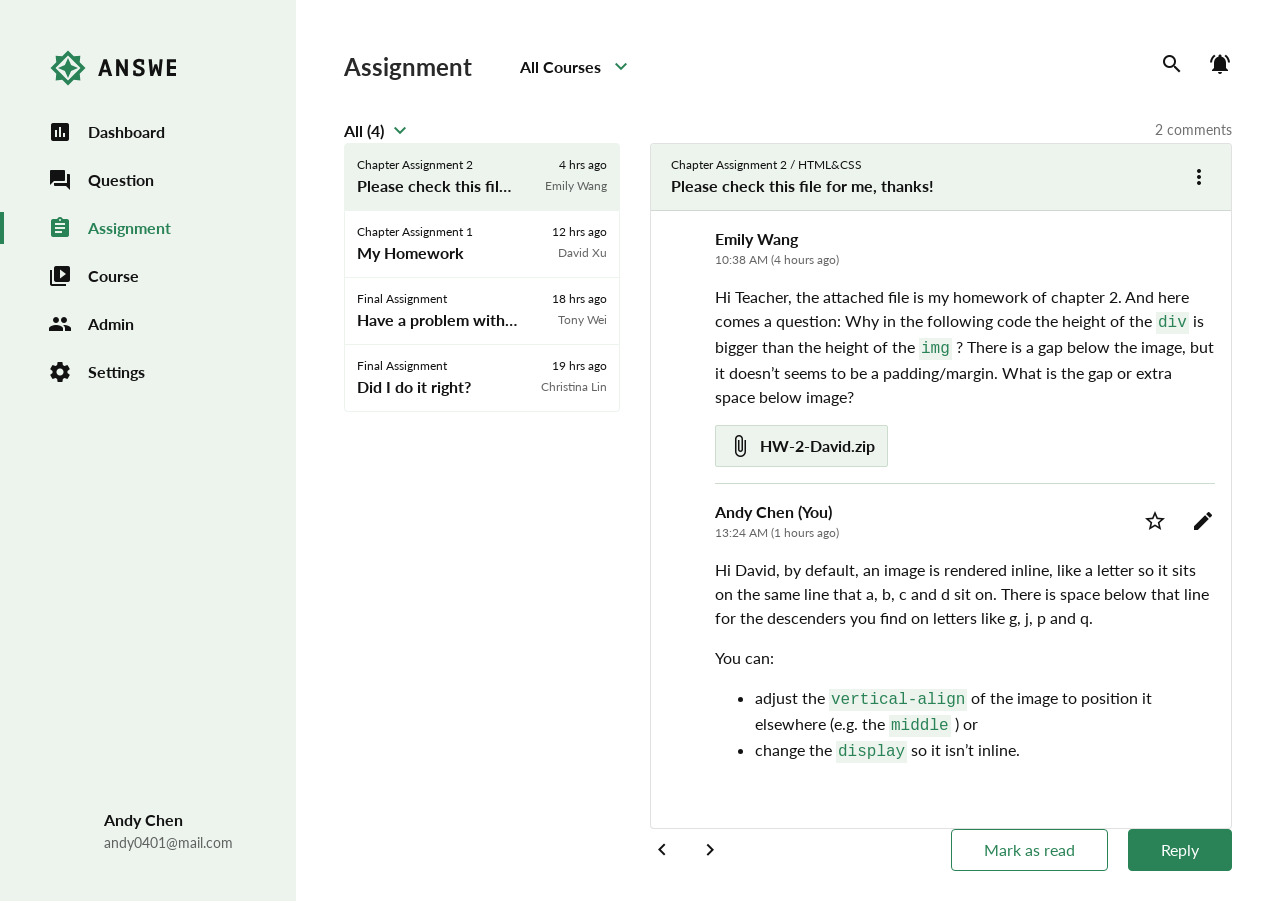
<file: week5/index.html>
<!DOCTYPE html>
<html lang="en">

<head>
  <meta charset="UTF-8">
  <meta name="viewport" content="width=device-width, initial-scale=1.0">
  <meta http-equiv="X-UA-Compatible" content="ie=edge">
  <title>首頁</title>
  <link href="https://fonts.googleapis.com/css2?family=Lato:wght@400;700&family=Roboto+Mono:wght@500;700&display=swap" rel="stylesheet">
  <link href="https://fonts.googleapis.com/icon?family=Material+Icons"
      rel="stylesheet">
  <link rel="stylesheet" href="./assets/style/all.css">
  <script src="https://code.jquery.com/jquery-3.4.1.slim.min.js" integrity="sha384-J6qa4849blE2+poT4WnyKhv5vZF5SrPo0iEjwBvKU7imGFAV0wwj1yYfoRSJoZ+n" crossorigin="anonymous"></script>
  <script src="https://cdn.jsdelivr.net/npm/popper.js@1.16.0/dist/umd/popper.min.js" integrity="sha384-Q6E9RHvbIyZFJoft+2mJbHaEWldlvI9IOYy5n3zV9zzTtmI3UksdQRVvoxMfooAo" crossorigin="anonymous"></script>
  <script src="https://stackpath.bootstrapcdn.com/bootstrap/4.4.1/js/bootstrap.min.js" integrity="sha384-wfSDF2E50Y2D1uUdj0O3uMBJnjuUD4Ih7YwaYd1iqfktj0Uod8GCExl3Og8ifwB6" crossorigin="anonymous"></script>
</head>

<body>
  <main class="container-fluid">
    <div class="row" style="height: 100vh;">
      <!-- sidebar -->
      <div class="sidebar bg-third col p-6 d-flex flex-column align-items-start">
        <h1 class="mb-5">
          <a href="#">ANSER</a>
        </h1>
        <ul class="list-unstyled mb-auto" style="width: 100%;">
          <li class="router-link mb-4">
            <a href="#" class="d-flex align-items-center text-decoration-none">
              <i class="material-icons mr-3">insert_chart</i>
              <span class="font-weight-bold text-black">Dashboard</span>
            </a>
          </li>
          <li class="router-link mb-4">
            <a href="#" class="d-flex align-items-center text-decoration-none">
              <i class="material-icons mr-3">question_answer</i>
              <span class="font-weight-bold text-black">Question</span>
            </a>
          </li>
          
            <li class="router-link active mb-4">
          
            <a href="index.html" class="d-flex align-items-center text-decoration-none">
              <i class="material-icons mr-3">assignment</i>
              <span class="font-weight-bold text-black">Assignment</span>
            </a>
          </li>
          <li class="router-link mb-4">
            <a href="#" class="d-flex align-items-center text-decoration-none">
              <i class="material-icons mr-3">video_library</i>
              <span class="font-weight-bold text-black">Course</span>
            </a>
          </li>
          
            <li class="router-link mb-4">
          
            <a href="admin.html" class="d-flex align-items-center text-decoration-none">
              <i class="material-icons mr-3">people</i>
              <span class="font-weight-bold text-black">Admin</span>
            </a>
          </li>
          <li class="router-link mb-4">
            <a href="#" class="d-flex align-items-center text-decoration-none">
              <i class="material-icons mr-3">settings</i>
              <span class="font-weight-bold text-black">Settings</span>
            </a>
          </li>
        </ul>
        <div class="user d-flex align-items-center">
          <div class="avatar-rounded mr-3" style="background-image: url(https://hexschool.github.io/webLayoutTraining1st/week5/andychen.jpeg);"></div>
          <div class="user-info">
            <div class="font-weight-bold">Andy Chen</div>
            <div class="text-dark font-sm">andy0401@mail.com</div>
          </div>
        </div>
      </div>
      <div class="col p-6">
        <!-- navbar -->
        <nav class="navbar navbar-light p-0 mb-5 justify-content-start">
          <a class="navbar-brand mr-6" href="#">
            <!-- <img src="/docs/4.4/assets/brand/bootstrap-solid.svg" width="30" height="30" class="d-inline-block align-top" alt=""> -->
            <h2 class="h4 mb-0 font-weight-bold">Assignment</h2>
          </a>
          <div class="navbar-action d-flex align-items-center font-weight-bold cur-point mr-auto">
            
                <span class="mr-2">All Courses</span>
                <i class="material-icons text-primary">keyboard_arrow_down</i>
                
          </div>
          <ul class="navbar__features d-flex align-items-center list-unstyled mb-0">
            <li class="navbar__features-feature cur-point mr-4">
              <i class="material-icons">search</i>
            </li>
            <li class="navbar__features-feature cur-point">
              <i class="material-icons">notifications_active</i>
            </li>
          </ul>
        </nav>
        
<section class="assignment d-flex flex-column">
  <div class="d-flex justify-content-between">
    <div class="d-flex align-items-center cur-point">
      <span class="mr-1 font-weight-bold">All (4)</span>
      <i class="material-icons text-primary">keyboard_arrow_down</i>
    </div>
    <span class="font-sm text-light">2 comments</span>
  </div>
  
  <div class="row h-100">
    <div class="col-4">
      <ul class="list-group">
        <li class="list-group-item assignment__list__item active cur-point">
          <div class="d-flex justify-content-between font-xs">
            <span>Chapter Assignment 2</span>
            <span>4 hrs ago</span>
          </div>
          <div class="d-flex justify-content-between align-items-center">
            <span class="assignment__list__item-title font-weight-bold">Please check this file asdfasdfsdf</span>
            <span class="text-dark font-xs">Emily Wang</span>
          </div>
        </li>
        <li class="list-group-item assignment__list__item cur-point">
          <div class="d-flex justify-content-between font-xs">
            <span>Chapter Assignment 1</span>
            <span>12 hrs ago</span>
          </div>
          <div class="d-flex justify-content-between align-items-center">
            <span class="assignment__list__item-title font-weight-bold">My Homework</span>
            <span class="text-dark font-xs">David Xu</span>
          </div>
        </li>
        <li class="list-group-item assignment__list__item cur-point">
          <div class="d-flex justify-content-between font-xs">
            <span>Final Assignment</span>
            <span>18 hrs ago</span>
          </div>
          <div class="d-flex justify-content-between align-items-center">
            <span class="assignment__list__item-title font-weight-bold">Have a problem with this asdfasdwer…</span>
            <span class="text-dark font-xs">Tony Wei</span>
          </div>
        </li>
        <li class="list-group-item assignment__list__item cur-point">
          <div class="d-flex justify-content-between font-xs">
            <span>Final Assignment</span>
            <span>19 hrs ago</span>
          </div>
          <div class="d-flex justify-content-between align-items-center">
            <span class="assignment__list__item-title font-weight-bold">Did I do it right?</span>
            <span class="text-dark font-xs">Christina Lin</span>
          </div>
        </li>
      </ul>
    </div>
    <div class="col-8 d-flex flex-column">
      <div class="card mb-auto">
        <div class="card-header bg-third d-flex justify-content-between align-items-center">
          <div class="card-header-info">
            <div class="font-xs">Chapter Assignment 2 / HTML&CSS</div>
            <div class="font-weight-bold">Please check this file for me, thanks!</div>
          </div>
          <i class="material-icons cur-point">more_vert</i>
        </div>
        <div class="card-body p-3">
          <article class="assignment__article">
            <div class="assignment__article__header mb-3">
              <div class="user d-flex align-items-center">
                <div class="avatar-rounded mr-2" style="background-image: url(https://hexschool.github.io/webLayoutTraining1st/week5/emilywang.jpeg);"></div>
                <div class="user-info">
                  <div class="font-weight-bold">Emily Wang</div>
                  <div class="text-dark font-xs">10:38 AM (4 hours ago)</div>
                </div>
              </div>
            </div>
            <div class="assignment__article__content ml-6 mb-3 pb-3">
              <p>
                Hi Teacher, the attached file is my homework of chapter 2. And here comes a question: Why in the following code the height of the <code class="code">div</code> is bigger than the height of the <code class="code">img</code> ? There is a gap below the image, but it doesn’t seems to be a padding/margin. What is the gap or extra space below image?
              </p>
              <a href="#" class="file-download" download>
                <i class="material-icons">attach_file</i>
                <span class="font-weight-bold">HW-2-David.zip</span>
              </a>
            </div>
          </article>
          <article class="assignment__article">
            <div class="assignment__article__header  mb-3 d-flex justify-content-between align-items-center">
              <div class="user d-flex align-items-center">
                <div class="avatar-rounded mr-2" style="background-image: url(https://hexschool.github.io/webLayoutTraining1st/week5/andychen.jpeg);"></div>
                <div class="user-info">
                  <div class="font-weight-bold">Andy Chen (You)</div>
                  <div class="text-dark font-xs">13:24 AM (1 hours ago)</div>
                </div>
              </div>
              <div class="d-flex">
                <i class="material-icons cur-point mr-4">star_border</i>
                <i class="material-icons cur-point">edit</i>
              </div>
            </div>
            <div class="assignment__article__content ml-6 mb-3 pb-3">
              <p>
                Hi David, by default, an image is rendered inline, like a letter so it sits on the same line that a, b, c and d sit on. There is space below that line for the descenders you find on letters like g, j, p and q.
              </p>
              <p>You can:</p>
              <ul>
                <li>adjust the <code class="code">vertical-align</code> of the image to position it elsewhere (e.g. the <code class="code">middle</code> ) or</li>
                <li>change the <code class="code">display</code> so it isn’t inline.</li>
              </ul>
            </div>
          </article>
        </div>
      </div>
      <!-- 下方功能 -->
      <div class="d-flex justify-content-between align-items-center">
        <div class="card-pagination d-flex">
          <i class="material-icons cur-point mr-4">keyboard_arrow_left</i>
          <i class="material-icons cur-point">keyboard_arrow_right</i>
        </div>
        <div class="card-features">
          <button class="btn btn-outline-primary mr-3 py-2 px-5">Mark as read</button>
          <button id="beforeReply" class="btn btn-primary py-2 px-5">Reply</button>
        </div>
      </div>
      <!-- editor -->
      <div class="assignment__article__editor">
        <div class="card h-100">
          <div class="card-header bg-third d-flex align-items-center">
            <span class="cur-point mr-4 d-flex align-items-center">
              <span class="font-weight-bold">Body Text</span>
              <i class="material-icons">arrow_drop_down</i>
            </span>
            <ul class="list-unstyled d-flex mb-0">
              <li class="cur-point mr-4 d-flex align-items-center"><i class="material-icons">format_bold</i></li>
              <li class="cur-point mr-4 d-flex align-items-center"><i class="material-icons">format_italic</i></li>
              <li class="cur-point mr-4 d-flex align-items-center"><i class="material-icons">format_list_bulleted</i></li>
              <li class="cur-point mr-4 d-flex align-items-center"><i class="material-icons">format_list_numbered</i></li>
              <li class="cur-point mr-4 d-flex align-items-center"><i class="material-icons">insert_photo</i></li>
              <li class="cur-point mr-4 d-flex align-items-center"><i class="material-icons">insert_link</i></li>
              <li class="cur-point d-flex">
                <i class="material-icons">chevron_left</i>
                <i class="material-icons">chevron_right</i>
              </li>
            </ul>
          </div>
          <div class="card-body">
            <textarea name="" id="" placeholder="Replay an answer..." class="h-100"></textarea>
          </div>
          <div class="d-flex justify-content-end align-items-center mb-3 mr-4">
            <div class="card-features">
              <button id="cancel" class="btn btn-outline-primary mr-2 px-5 py-2 rounded-0">Cancel</button>
              <button id="reply" class="btn btn-primary px-5 py-2 rounded-0">Reply</button>
            </div>
          </div>
        </div>
      </div>
    </div>
  </div>
</section>

<script>
  const btn = document.querySelector('#beforeReply')
  const articles = document.querySelectorAll('.assignment__article')
  const article = articles[articles.length - 1]
  const cancel = document.querySelector('#cancel')
  const editor = document.querySelector('.assignment__article__editor')
  btn.addEventListener('click', openEditor)

  function openEditor() {
    const react = article.getBoundingClientRect()
    const wh = document.documentElement.clientHeight
    editor.style.width = article.clientWidth + 32 + 2 + 'px' // 32 是 padding，2 是 border
    editor.style.height = wh - react.top - 48 + 'px' // 48 is pb
  }

  cancel.addEventListener('click', () => {
    editor.style.width = '0px'
    editor.style.height = '0px'
  })
</script>
      </div>
    </div>
  </main>
</body>

</html>
</file>
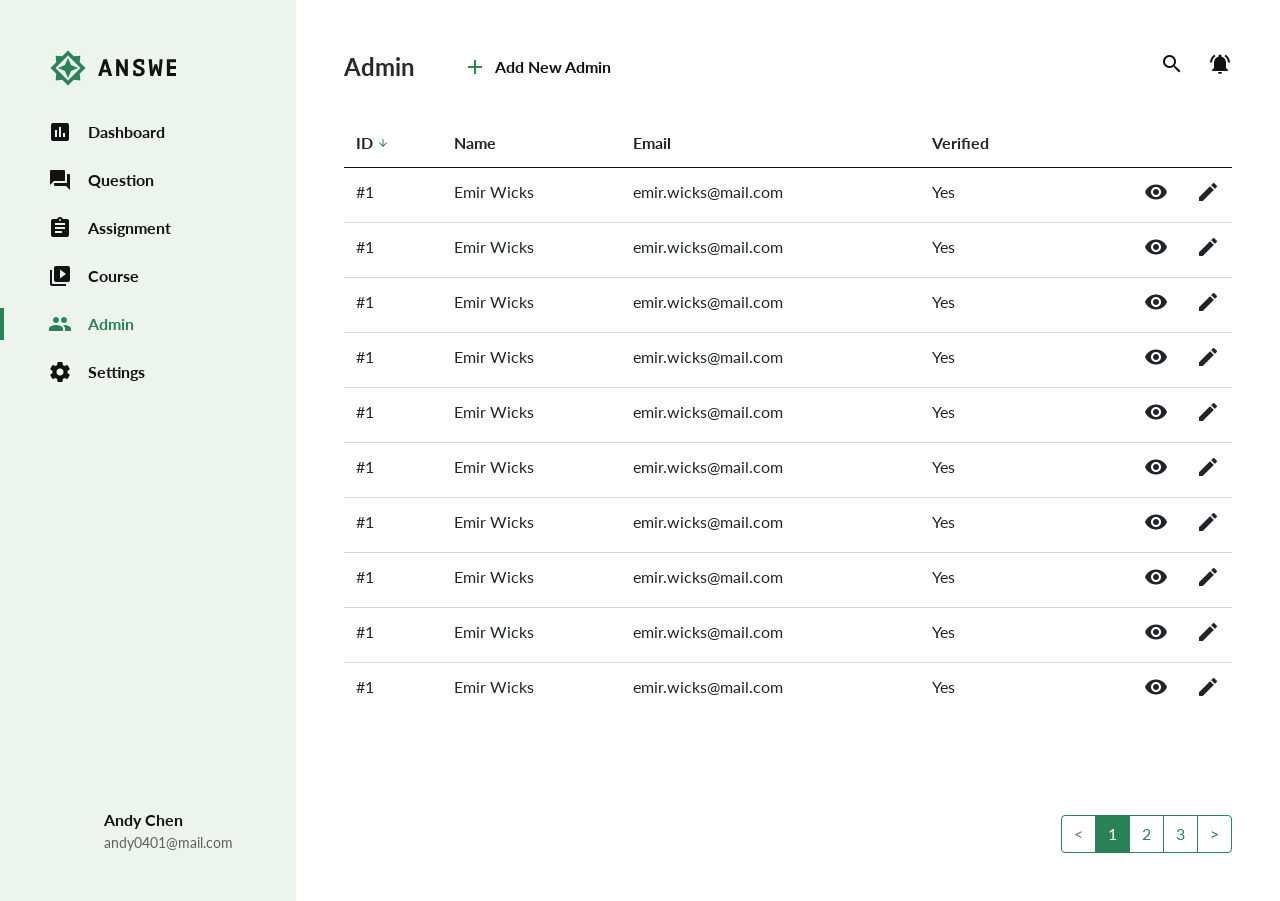
<file: week5/admin.html>
<!DOCTYPE html>
<html lang="en">

<head>
  <meta charset="UTF-8">
  <meta name="viewport" content="width=device-width, initial-scale=1.0">
  <meta http-equiv="X-UA-Compatible" content="ie=edge">
  <title>Admin</title>
  <link href="https://fonts.googleapis.com/css2?family=Lato:wght@400;700&family=Roboto+Mono:wght@500;700&display=swap" rel="stylesheet">
  <link href="https://fonts.googleapis.com/icon?family=Material+Icons"
      rel="stylesheet">
  <link rel="stylesheet" href="./assets/style/all.css">
  <script src="https://code.jquery.com/jquery-3.4.1.slim.min.js" integrity="sha384-J6qa4849blE2+poT4WnyKhv5vZF5SrPo0iEjwBvKU7imGFAV0wwj1yYfoRSJoZ+n" crossorigin="anonymous"></script>
  <script src="https://cdn.jsdelivr.net/npm/popper.js@1.16.0/dist/umd/popper.min.js" integrity="sha384-Q6E9RHvbIyZFJoft+2mJbHaEWldlvI9IOYy5n3zV9zzTtmI3UksdQRVvoxMfooAo" crossorigin="anonymous"></script>
  <script src="https://stackpath.bootstrapcdn.com/bootstrap/4.4.1/js/bootstrap.min.js" integrity="sha384-wfSDF2E50Y2D1uUdj0O3uMBJnjuUD4Ih7YwaYd1iqfktj0Uod8GCExl3Og8ifwB6" crossorigin="anonymous"></script>
</head>

<body>
  <main class="container-fluid">
    <div class="row" style="height: 100vh;">
      <!-- sidebar -->
      <div class="sidebar bg-third col p-6 d-flex flex-column align-items-start">
        <h1 class="mb-5">
          <a href="#">ANSER</a>
        </h1>
        <ul class="list-unstyled mb-auto" style="width: 100%;">
          <li class="router-link mb-4">
            <a href="#" class="d-flex align-items-center text-decoration-none">
              <i class="material-icons mr-3">insert_chart</i>
              <span class="font-weight-bold text-black">Dashboard</span>
            </a>
          </li>
          <li class="router-link mb-4">
            <a href="#" class="d-flex align-items-center text-decoration-none">
              <i class="material-icons mr-3">question_answer</i>
              <span class="font-weight-bold text-black">Question</span>
            </a>
          </li>
          
            <li class="router-link mb-4">
          
            <a href="index.html" class="d-flex align-items-center text-decoration-none">
              <i class="material-icons mr-3">assignment</i>
              <span class="font-weight-bold text-black">Assignment</span>
            </a>
          </li>
          <li class="router-link mb-4">
            <a href="#" class="d-flex align-items-center text-decoration-none">
              <i class="material-icons mr-3">video_library</i>
              <span class="font-weight-bold text-black">Course</span>
            </a>
          </li>
          
            <li class="router-link active mb-4">
          
            <a href="admin.html" class="d-flex align-items-center text-decoration-none">
              <i class="material-icons mr-3">people</i>
              <span class="font-weight-bold text-black">Admin</span>
            </a>
          </li>
          <li class="router-link mb-4">
            <a href="#" class="d-flex align-items-center text-decoration-none">
              <i class="material-icons mr-3">settings</i>
              <span class="font-weight-bold text-black">Settings</span>
            </a>
          </li>
        </ul>
        <div class="user d-flex align-items-center">
          <div class="avatar-rounded mr-3" style="background-image: url(https://hexschool.github.io/webLayoutTraining1st/week5/andychen.jpeg);"></div>
          <div class="user-info">
            <div class="font-weight-bold">Andy Chen</div>
            <div class="text-dark font-sm">andy0401@mail.com</div>
          </div>
        </div>
      </div>
      <div class="col p-6">
        <!-- navbar -->
        <nav class="navbar navbar-light p-0 mb-5 justify-content-start">
          <a class="navbar-brand mr-6" href="#">
            <!-- <img src="/docs/4.4/assets/brand/bootstrap-solid.svg" width="30" height="30" class="d-inline-block align-top" alt=""> -->
            <h2 class="h4 mb-0 font-weight-bold">Admin</h2>
          </a>
          <div class="navbar-action d-flex align-items-center font-weight-bold cur-point mr-auto">
            
                <i class="material-icons text-primary mr-2">add</i>
                <span>Add New Admin</span>
                
          </div>
          <ul class="navbar__features d-flex align-items-center list-unstyled mb-0">
            <li class="navbar__features-feature cur-point mr-4">
              <i class="material-icons">search</i>
            </li>
            <li class="navbar__features-feature cur-point">
              <i class="material-icons">notifications_active</i>
            </li>
          </ul>
        </nav>
        
<section class="admin d-flex flex-column">
  <table class="table mb-auto">
    <thead>
      <tr>
        <th scope="col cur-point">ID <i class="material-icons text-primary">arrow_downward</i></th>
        <th scope="col">Name</th>
        <th scope="col">Email</th>
        <th scope="col">Verified</th>
        <th scope="col"></th>
      </tr>
    </thead>
    <tbody>
      <tr class="cur-point show-demo">
        <td>#1</td>
        <td>Emir Wicks</td>
        <td>emir.wicks@mail.com</td>
        <td>Yes</td>
        <td class="text-right">
          <i class="material-icons cur-point mr-4">remove_red_eye</i>
          <i class="material-icons cur-point">edit</i>
        </td>
      </tr>
      <tr class="cur-point">
        <td>#1</td>
        <td>Emir Wicks</td>
        <td>emir.wicks@mail.com</td>
        <td>Yes</td>
        <td class="text-right">
          <i class="material-icons cur-point mr-4">remove_red_eye</i>
          <i class="material-icons cur-point">edit</i>
        </td>
      </tr>
      <tr class="cur-point">
        <td>#1</td>
        <td>Emir Wicks</td>
        <td>emir.wicks@mail.com</td>
        <td>Yes</td>
        <td class="text-right">
          <i class="material-icons cur-point mr-4">remove_red_eye</i>
          <i class="material-icons cur-point">edit</i>
        </td>
      </tr>
      <tr class="cur-point">
        <td>#1</td>
        <td>Emir Wicks</td>
        <td>emir.wicks@mail.com</td>
        <td>Yes</td>
        <td class="text-right">
          <i class="material-icons cur-point mr-4">remove_red_eye</i>
          <i class="material-icons cur-point">edit</i>
        </td>
      </tr>
      <tr class="cur-point">
        <td>#1</td>
        <td>Emir Wicks</td>
        <td>emir.wicks@mail.com</td>
        <td>Yes</td>
        <td class="text-right">
          <i class="material-icons cur-point mr-4">remove_red_eye</i>
          <i class="material-icons cur-point">edit</i>
        </td>
      </tr>
      <tr class="cur-point">
        <td>#1</td>
        <td>Emir Wicks</td>
        <td>emir.wicks@mail.com</td>
        <td>Yes</td>
        <td class="text-right">
          <i class="material-icons cur-point mr-4">remove_red_eye</i>
          <i class="material-icons cur-point">edit</i>
        </td>
      </tr>
      <tr class="cur-point">
        <td>#1</td>
        <td>Emir Wicks</td>
        <td>emir.wicks@mail.com</td>
        <td>Yes</td>
        <td class="text-right">
          <i class="material-icons cur-point mr-4">remove_red_eye</i>
          <i class="material-icons cur-point">edit</i>
        </td>
      </tr>
      <tr class="cur-point">
        <td>#1</td>
        <td>Emir Wicks</td>
        <td>emir.wicks@mail.com</td>
        <td>Yes</td>
        <td class="text-right">
          <i class="material-icons cur-point mr-4">remove_red_eye</i>
          <i class="material-icons cur-point">edit</i>
        </td>
      </tr>
      <tr class="cur-point">
        <td>#1</td>
        <td>Emir Wicks</td>
        <td>emir.wicks@mail.com</td>
        <td>Yes</td>
        <td class="text-right">
          <i class="material-icons cur-point mr-4">remove_red_eye</i>
          <i class="material-icons cur-point">edit</i>
        </td>
      </tr>
      <tr class="cur-point">
        <td>#1</td>
        <td>Emir Wicks</td>
        <td>emir.wicks@mail.com</td>
        <td>Yes</td>
        <td class="text-right">
          <i class="material-icons cur-point mr-4">remove_red_eye</i>
          <i class="material-icons cur-point">edit</i>
        </td>
      </tr>
    </tbody>
  </table>
  <ul class="pagination mb-0 ml-auto">
    <li class="page-item disabled">
      <span class="page-link"><</span>
    </li>
    <li class="page-item active"><a class="page-link" href="#">1</a></li>
    <li class="page-item"><a class="page-link" href="#">2</a></li>
    <li class="page-item"><a class="page-link" href="#">3</a></li>
    <li class="page-item">
      <a class="page-link" href="#">></a>
    </li>
  </ul>

  <!-- modal -->
  <div class="modal fade" id="detail" tabindex="-1" role="dialog" aria-hidden="true">
    <div class="modal-dialog modal-dialog-centered" role="document">
      <div class="modal-content p-5">
        <div class="modal-body d-flex p-0 mb-4">
          <!-- 圖片 -->
          <div class="modal-body-img mr-4"></div>
          <!-- 右側資訊 -->
          <div class="modal-body-content d-flex flex-column">
            <div class="d-flex justify-content-between align-items-center">
              <span>#1</span>
              <i class="material-icons cur-point" data-dismiss="modal" aria-label="Close">clear</i>
            </div>
            <p class="mb-0">admin</p>
            <div class="font-lg font-weight-bold">Emir Wicks</div>
            <div class="font-sm text-dark mb-auto">emir.wicks@mail.com</div>
            <div class="verified d-flex justify-content-between align-items center cur-point">
              <div class="bg-third py-1 px-2 font-sm rounded">Verified</div>
              <i class="material-icons text-primary">expand_more</i>
            </div>
          </div>
        </div>
        <div class="verified-detail d-flex justify-content-end">
          <button class="btn btn-outline-danger mr-3">Deactivate</button>
          <button class="btn btn-primary">Edit</button>
        </div>
      </div>
    </div>
  </div>
</section>



<script>
  const demo = document.querySelector('.show-demo')
  const verified = document.querySelector('.verified')
  const verifiedDetail = document.querySelector('.verified-detail')

  demo.addEventListener('click', () => $('#detail').modal('show'))
  verified.addEventListener('click', () => {
    if (verifiedDetail.classList.contains('open')) {
      verifiedDetail.classList.remove('open')
      verified.querySelector('i').innerText = 'expand_more'
    } else {
      verifiedDetail.classList.add('open')
      verified.querySelector('i').innerText = 'expand_less'
    }
  })
</script>

      </div>
    </div>
  </main>
</body>

</html>
</file>
<file: week5/assets/style/all.css>
.align-baseline {
  vertical-align: baseline !important; }

.align-top {
  vertical-align: top !important; }

.align-middle {
  vertical-align: middle !important; }

.align-bottom {
  vertical-align: bottom !important; }

.align-text-bottom {
  vertical-align: text-bottom !important; }

.align-text-top {
  vertical-align: text-top !important; }

.bg-primary {
  background-color: #2A8356 !important; }

a.bg-primary:hover, a.bg-primary:focus,
button.bg-primary:hover,
button.bg-primary:focus {
  background-color: #1e5c3d !important; }

.bg-secondary {
  background-color: #CDDDCD !important; }

a.bg-secondary:hover, a.bg-secondary:focus,
button.bg-secondary:hover,
button.bg-secondary:focus {
  background-color: #afc8af !important; }

.bg-third {
  background-color: #EDF4EE !important; }

a.bg-third:hover, a.bg-third:focus,
button.bg-third:hover,
button.bg-third:focus {
  background-color: #cde1d0 !important; }

.bg-success {
  background-color: #2A8356 !important; }

a.bg-success:hover, a.bg-success:focus,
button.bg-success:hover,
button.bg-success:focus {
  background-color: #1e5c3d !important; }

.bg-info {
  background-color: #17a2b8 !important; }

a.bg-info:hover, a.bg-info:focus,
button.bg-info:hover,
button.bg-info:focus {
  background-color: #117a8b !important; }

.bg-warning {
  background-color: #ffc107 !important; }

a.bg-warning:hover, a.bg-warning:focus,
button.bg-warning:hover,
button.bg-warning:focus {
  background-color: #d39e00 !important; }

.bg-danger {
  background-color: #dc3545 !important; }

a.bg-danger:hover, a.bg-danger:focus,
button.bg-danger:hover,
button.bg-danger:focus {
  background-color: #bd2130 !important; }

.bg-light {
  background-color: #707070 !important; }

a.bg-light:hover, a.bg-light:focus,
button.bg-light:hover,
button.bg-light:focus {
  background-color: #575757 !important; }

.bg-dark {
  background-color: #0000009A !important; }

a.bg-dark:hover, a.bg-dark:focus,
button.bg-dark:hover,
button.bg-dark:focus {
  background-color: rgba(0, 0, 0, 0.603922) !important; }

.bg-gray {
  background-color: #00000062 !important; }

a.bg-gray:hover, a.bg-gray:focus,
button.bg-gray:hover,
button.bg-gray:focus {
  background-color: rgba(0, 0, 0, 0.384314) !important; }

.bg-white {
  background-color: #fff !important; }

.bg-transparent {
  background-color: transparent !important; }

.border {
  border: 1px solid #dee2e6 !important; }

.border-top {
  border-top: 1px solid #dee2e6 !important; }

.border-right {
  border-right: 1px solid #dee2e6 !important; }

.border-bottom {
  border-bottom: 1px solid #dee2e6 !important; }

.border-left {
  border-left: 1px solid #dee2e6 !important; }

.border-0 {
  border: 0 !important; }

.border-top-0 {
  border-top: 0 !important; }

.border-right-0 {
  border-right: 0 !important; }

.border-bottom-0 {
  border-bottom: 0 !important; }

.border-left-0 {
  border-left: 0 !important; }

.border-primary {
  border-color: #2A8356 !important; }

.border-secondary {
  border-color: #CDDDCD !important; }

.border-third {
  border-color: #EDF4EE !important; }

.border-success {
  border-color: #2A8356 !important; }

.border-info {
  border-color: #17a2b8 !important; }

.border-warning {
  border-color: #ffc107 !important; }

.border-danger {
  border-color: #dc3545 !important; }

.border-light {
  border-color: #707070 !important; }

.border-dark {
  border-color: #0000009A !important; }

.border-gray {
  border-color: #00000062 !important; }

.border-white {
  border-color: #fff !important; }

.rounded-sm {
  border-radius: 0.2rem !important; }

.rounded {
  border-radius: 0.25rem !important; }

.rounded-top {
  border-top-left-radius: 0.25rem !important;
  border-top-right-radius: 0.25rem !important; }

.rounded-right {
  border-top-right-radius: 0.25rem !important;
  border-bottom-right-radius: 0.25rem !important; }

.rounded-bottom {
  border-bottom-right-radius: 0.25rem !important;
  border-bottom-left-radius: 0.25rem !important; }

.rounded-left {
  border-top-left-radius: 0.25rem !important;
  border-bottom-left-radius: 0.25rem !important; }

.rounded-lg {
  border-radius: 0.3rem !important; }

.rounded-circle {
  border-radius: 50% !important; }

.rounded-pill {
  border-radius: 50rem !important; }

.rounded-0 {
  border-radius: 0 !important; }

.clearfix::after {
  display: block;
  clear: both;
  content: ""; }

.d-none {
  display: none !important; }

.d-inline {
  display: inline !important; }

.d-inline-block {
  display: inline-block !important; }

.d-block {
  display: block !important; }

.d-table {
  display: table !important; }

.d-table-row {
  display: table-row !important; }

.d-table-cell {
  display: table-cell !important; }

.d-flex {
  display: -webkit-box !important;
  display: -ms-flexbox !important;
  display: flex !important; }

.d-inline-flex {
  display: -webkit-inline-box !important;
  display: -ms-inline-flexbox !important;
  display: inline-flex !important; }

@media (min-width: 576px) {
  .d-sm-none {
    display: none !important; }
  .d-sm-inline {
    display: inline !important; }
  .d-sm-inline-block {
    display: inline-block !important; }
  .d-sm-block {
    display: block !important; }
  .d-sm-table {
    display: table !important; }
  .d-sm-table-row {
    display: table-row !important; }
  .d-sm-table-cell {
    display: table-cell !important; }
  .d-sm-flex {
    display: -webkit-box !important;
    display: -ms-flexbox !important;
    display: flex !important; }
  .d-sm-inline-flex {
    display: -webkit-inline-box !important;
    display: -ms-inline-flexbox !important;
    display: inline-flex !important; } }

@media (min-width: 768px) {
  .d-md-none {
    display: none !important; }
  .d-md-inline {
    display: inline !important; }
  .d-md-inline-block {
    display: inline-block !important; }
  .d-md-block {
    display: block !important; }
  .d-md-table {
    display: table !important; }
  .d-md-table-row {
    display: table-row !important; }
  .d-md-table-cell {
    display: table-cell !important; }
  .d-md-flex {
    display: -webkit-box !important;
    display: -ms-flexbox !important;
    display: flex !important; }
  .d-md-inline-flex {
    display: -webkit-inline-box !important;
    display: -ms-inline-flexbox !important;
    display: inline-flex !important; } }

@media (min-width: 992px) {
  .d-lg-none {
    display: none !important; }
  .d-lg-inline {
    display: inline !important; }
  .d-lg-inline-block {
    display: inline-block !important; }
  .d-lg-block {
    display: block !important; }
  .d-lg-table {
    display: table !important; }
  .d-lg-table-row {
    display: table-row !important; }
  .d-lg-table-cell {
    display: table-cell !important; }
  .d-lg-flex {
    display: -webkit-box !important;
    display: -ms-flexbox !important;
    display: flex !important; }
  .d-lg-inline-flex {
    display: -webkit-inline-box !important;
    display: -ms-inline-flexbox !important;
    display: inline-flex !important; } }

@media (min-width: 1200px) {
  .d-xl-none {
    display: none !important; }
  .d-xl-inline {
    display: inline !important; }
  .d-xl-inline-block {
    display: inline-block !important; }
  .d-xl-block {
    display: block !important; }
  .d-xl-table {
    display: table !important; }
  .d-xl-table-row {
    display: table-row !important; }
  .d-xl-table-cell {
    display: table-cell !important; }
  .d-xl-flex {
    display: -webkit-box !important;
    display: -ms-flexbox !important;
    display: flex !important; }
  .d-xl-inline-flex {
    display: -webkit-inline-box !important;
    display: -ms-inline-flexbox !important;
    display: inline-flex !important; } }

@media print {
  .d-print-none {
    display: none !important; }
  .d-print-inline {
    display: inline !important; }
  .d-print-inline-block {
    display: inline-block !important; }
  .d-print-block {
    display: block !important; }
  .d-print-table {
    display: table !important; }
  .d-print-table-row {
    display: table-row !important; }
  .d-print-table-cell {
    display: table-cell !important; }
  .d-print-flex {
    display: -webkit-box !important;
    display: -ms-flexbox !important;
    display: flex !important; }
  .d-print-inline-flex {
    display: -webkit-inline-box !important;
    display: -ms-inline-flexbox !important;
    display: inline-flex !important; } }

.embed-responsive {
  position: relative;
  display: block;
  width: 100%;
  padding: 0;
  overflow: hidden; }
  .embed-responsive::before {
    display: block;
    content: ""; }
  .embed-responsive .embed-responsive-item,
  .embed-responsive iframe,
  .embed-responsive embed,
  .embed-responsive object,
  .embed-responsive video {
    position: absolute;
    top: 0;
    bottom: 0;
    left: 0;
    width: 100%;
    height: 100%;
    border: 0; }

.embed-responsive-21by9::before {
  padding-top: 42.85714%; }

.embed-responsive-16by9::before {
  padding-top: 56.25%; }

.embed-responsive-4by3::before {
  padding-top: 75%; }

.embed-responsive-1by1::before {
  padding-top: 100%; }

.flex-row {
  -webkit-box-orient: horizontal !important;
  -webkit-box-direction: normal !important;
      -ms-flex-direction: row !important;
          flex-direction: row !important; }

.flex-column {
  -webkit-box-orient: vertical !important;
  -webkit-box-direction: normal !important;
      -ms-flex-direction: column !important;
          flex-direction: column !important; }

.flex-row-reverse {
  -webkit-box-orient: horizontal !important;
  -webkit-box-direction: reverse !important;
      -ms-flex-direction: row-reverse !important;
          flex-direction: row-reverse !important; }

.flex-column-reverse {
  -webkit-box-orient: vertical !important;
  -webkit-box-direction: reverse !important;
      -ms-flex-direction: column-reverse !important;
          flex-direction: column-reverse !important; }

.flex-wrap {
  -ms-flex-wrap: wrap !important;
      flex-wrap: wrap !important; }

.flex-nowrap {
  -ms-flex-wrap: nowrap !important;
      flex-wrap: nowrap !important; }

.flex-wrap-reverse {
  -ms-flex-wrap: wrap-reverse !important;
      flex-wrap: wrap-reverse !important; }

.flex-fill {
  -webkit-box-flex: 1 !important;
      -ms-flex: 1 1 auto !important;
          flex: 1 1 auto !important; }

.flex-grow-0 {
  -webkit-box-flex: 0 !important;
      -ms-flex-positive: 0 !important;
          flex-grow: 0 !important; }

.flex-grow-1 {
  -webkit-box-flex: 1 !important;
      -ms-flex-positive: 1 !important;
          flex-grow: 1 !important; }

.flex-shrink-0 {
  -ms-flex-negative: 0 !important;
      flex-shrink: 0 !important; }

.flex-shrink-1 {
  -ms-flex-negative: 1 !important;
      flex-shrink: 1 !important; }

.justify-content-start {
  -webkit-box-pack: start !important;
      -ms-flex-pack: start !important;
          justify-content: flex-start !important; }

.justify-content-end {
  -webkit-box-pack: end !important;
      -ms-flex-pack: end !important;
          justify-content: flex-end !important; }

.justify-content-center {
  -webkit-box-pack: center !important;
      -ms-flex-pack: center !important;
          justify-content: center !important; }

.justify-content-between {
  -webkit-box-pack: justify !important;
      -ms-flex-pack: justify !important;
          justify-content: space-between !important; }

.justify-content-around {
  -ms-flex-pack: distribute !important;
      justify-content: space-around !important; }

.align-items-start {
  -webkit-box-align: start !important;
      -ms-flex-align: start !important;
          align-items: flex-start !important; }

.align-items-end {
  -webkit-box-align: end !important;
      -ms-flex-align: end !important;
          align-items: flex-end !important; }

.align-items-center {
  -webkit-box-align: center !important;
      -ms-flex-align: center !important;
          align-items: center !important; }

.align-items-baseline {
  -webkit-box-align: baseline !important;
      -ms-flex-align: baseline !important;
          align-items: baseline !important; }

.align-items-stretch {
  -webkit-box-align: stretch !important;
      -ms-flex-align: stretch !important;
          align-items: stretch !important; }

.align-content-start {
  -ms-flex-line-pack: start !important;
      align-content: flex-start !important; }

.align-content-end {
  -ms-flex-line-pack: end !important;
      align-content: flex-end !important; }

.align-content-center {
  -ms-flex-line-pack: center !important;
      align-content: center !important; }

.align-content-between {
  -ms-flex-line-pack: justify !important;
      align-content: space-between !important; }

.align-content-around {
  -ms-flex-line-pack: distribute !important;
      align-content: space-around !important; }

.align-content-stretch {
  -ms-flex-line-pack: stretch !important;
      align-content: stretch !important; }

.align-self-auto {
  -ms-flex-item-align: auto !important;
      align-self: auto !important; }

.align-self-start {
  -ms-flex-item-align: start !important;
      align-self: flex-start !important; }

.align-self-end {
  -ms-flex-item-align: end !important;
      align-self: flex-end !important; }

.align-self-center {
  -ms-flex-item-align: center !important;
      align-self: center !important; }

.align-self-baseline {
  -ms-flex-item-align: baseline !important;
      align-self: baseline !important; }

.align-self-stretch {
  -ms-flex-item-align: stretch !important;
      align-self: stretch !important; }

@media (min-width: 576px) {
  .flex-sm-row {
    -webkit-box-orient: horizontal !important;
    -webkit-box-direction: normal !important;
        -ms-flex-direction: row !important;
            flex-direction: row !important; }
  .flex-sm-column {
    -webkit-box-orient: vertical !important;
    -webkit-box-direction: normal !important;
        -ms-flex-direction: column !important;
            flex-direction: column !important; }
  .flex-sm-row-reverse {
    -webkit-box-orient: horizontal !important;
    -webkit-box-direction: reverse !important;
        -ms-flex-direction: row-reverse !important;
            flex-direction: row-reverse !important; }
  .flex-sm-column-reverse {
    -webkit-box-orient: vertical !important;
    -webkit-box-direction: reverse !important;
        -ms-flex-direction: column-reverse !important;
            flex-direction: column-reverse !important; }
  .flex-sm-wrap {
    -ms-flex-wrap: wrap !important;
        flex-wrap: wrap !important; }
  .flex-sm-nowrap {
    -ms-flex-wrap: nowrap !important;
        flex-wrap: nowrap !important; }
  .flex-sm-wrap-reverse {
    -ms-flex-wrap: wrap-reverse !important;
        flex-wrap: wrap-reverse !important; }
  .flex-sm-fill {
    -webkit-box-flex: 1 !important;
        -ms-flex: 1 1 auto !important;
            flex: 1 1 auto !important; }
  .flex-sm-grow-0 {
    -webkit-box-flex: 0 !important;
        -ms-flex-positive: 0 !important;
            flex-grow: 0 !important; }
  .flex-sm-grow-1 {
    -webkit-box-flex: 1 !important;
        -ms-flex-positive: 1 !important;
            flex-grow: 1 !important; }
  .flex-sm-shrink-0 {
    -ms-flex-negative: 0 !important;
        flex-shrink: 0 !important; }
  .flex-sm-shrink-1 {
    -ms-flex-negative: 1 !important;
        flex-shrink: 1 !important; }
  .justify-content-sm-start {
    -webkit-box-pack: start !important;
        -ms-flex-pack: start !important;
            justify-content: flex-start !important; }
  .justify-content-sm-end {
    -webkit-box-pack: end !important;
        -ms-flex-pack: end !important;
            justify-content: flex-end !important; }
  .justify-content-sm-center {
    -webkit-box-pack: center !important;
        -ms-flex-pack: center !important;
            justify-content: center !important; }
  .justify-content-sm-between {
    -webkit-box-pack: justify !important;
        -ms-flex-pack: justify !important;
            justify-content: space-between !important; }
  .justify-content-sm-around {
    -ms-flex-pack: distribute !important;
        justify-content: space-around !important; }
  .align-items-sm-start {
    -webkit-box-align: start !important;
        -ms-flex-align: start !important;
            align-items: flex-start !important; }
  .align-items-sm-end {
    -webkit-box-align: end !important;
        -ms-flex-align: end !important;
            align-items: flex-end !important; }
  .align-items-sm-center {
    -webkit-box-align: center !important;
        -ms-flex-align: center !important;
            align-items: center !important; }
  .align-items-sm-baseline {
    -webkit-box-align: baseline !important;
        -ms-flex-align: baseline !important;
            align-items: baseline !important; }
  .align-items-sm-stretch {
    -webkit-box-align: stretch !important;
        -ms-flex-align: stretch !important;
            align-items: stretch !important; }
  .align-content-sm-start {
    -ms-flex-line-pack: start !important;
        align-content: flex-start !important; }
  .align-content-sm-end {
    -ms-flex-line-pack: end !important;
        align-content: flex-end !important; }
  .align-content-sm-center {
    -ms-flex-line-pack: center !important;
        align-content: center !important; }
  .align-content-sm-between {
    -ms-flex-line-pack: justify !important;
        align-content: space-between !important; }
  .align-content-sm-around {
    -ms-flex-line-pack: distribute !important;
        align-content: space-around !important; }
  .align-content-sm-stretch {
    -ms-flex-line-pack: stretch !important;
        align-content: stretch !important; }
  .align-self-sm-auto {
    -ms-flex-item-align: auto !important;
        align-self: auto !important; }
  .align-self-sm-start {
    -ms-flex-item-align: start !important;
        align-self: flex-start !important; }
  .align-self-sm-end {
    -ms-flex-item-align: end !important;
        align-self: flex-end !important; }
  .align-self-sm-center {
    -ms-flex-item-align: center !important;
        align-self: center !important; }
  .align-self-sm-baseline {
    -ms-flex-item-align: baseline !important;
        align-self: baseline !important; }
  .align-self-sm-stretch {
    -ms-flex-item-align: stretch !important;
        align-self: stretch !important; } }

@media (min-width: 768px) {
  .flex-md-row {
    -webkit-box-orient: horizontal !important;
    -webkit-box-direction: normal !important;
        -ms-flex-direction: row !important;
            flex-direction: row !important; }
  .flex-md-column {
    -webkit-box-orient: vertical !important;
    -webkit-box-direction: normal !important;
        -ms-flex-direction: column !important;
            flex-direction: column !important; }
  .flex-md-row-reverse {
    -webkit-box-orient: horizontal !important;
    -webkit-box-direction: reverse !important;
        -ms-flex-direction: row-reverse !important;
            flex-direction: row-reverse !important; }
  .flex-md-column-reverse {
    -webkit-box-orient: vertical !important;
    -webkit-box-direction: reverse !important;
        -ms-flex-direction: column-reverse !important;
            flex-direction: column-reverse !important; }
  .flex-md-wrap {
    -ms-flex-wrap: wrap !important;
        flex-wrap: wrap !important; }
  .flex-md-nowrap {
    -ms-flex-wrap: nowrap !important;
        flex-wrap: nowrap !important; }
  .flex-md-wrap-reverse {
    -ms-flex-wrap: wrap-reverse !important;
        flex-wrap: wrap-reverse !important; }
  .flex-md-fill {
    -webkit-box-flex: 1 !important;
        -ms-flex: 1 1 auto !important;
            flex: 1 1 auto !important; }
  .flex-md-grow-0 {
    -webkit-box-flex: 0 !important;
        -ms-flex-positive: 0 !important;
            flex-grow: 0 !important; }
  .flex-md-grow-1 {
    -webkit-box-flex: 1 !important;
        -ms-flex-positive: 1 !important;
            flex-grow: 1 !important; }
  .flex-md-shrink-0 {
    -ms-flex-negative: 0 !important;
        flex-shrink: 0 !important; }
  .flex-md-shrink-1 {
    -ms-flex-negative: 1 !important;
        flex-shrink: 1 !important; }
  .justify-content-md-start {
    -webkit-box-pack: start !important;
        -ms-flex-pack: start !important;
            justify-content: flex-start !important; }
  .justify-content-md-end {
    -webkit-box-pack: end !important;
        -ms-flex-pack: end !important;
            justify-content: flex-end !important; }
  .justify-content-md-center {
    -webkit-box-pack: center !important;
        -ms-flex-pack: center !important;
            justify-content: center !important; }
  .justify-content-md-between {
    -webkit-box-pack: justify !important;
        -ms-flex-pack: justify !important;
            justify-content: space-between !important; }
  .justify-content-md-around {
    -ms-flex-pack: distribute !important;
        justify-content: space-around !important; }
  .align-items-md-start {
    -webkit-box-align: start !important;
        -ms-flex-align: start !important;
            align-items: flex-start !important; }
  .align-items-md-end {
    -webkit-box-align: end !important;
        -ms-flex-align: end !important;
            align-items: flex-end !important; }
  .align-items-md-center {
    -webkit-box-align: center !important;
        -ms-flex-align: center !important;
            align-items: center !important; }
  .align-items-md-baseline {
    -webkit-box-align: baseline !important;
        -ms-flex-align: baseline !important;
            align-items: baseline !important; }
  .align-items-md-stretch {
    -webkit-box-align: stretch !important;
        -ms-flex-align: stretch !important;
            align-items: stretch !important; }
  .align-content-md-start {
    -ms-flex-line-pack: start !important;
        align-content: flex-start !important; }
  .align-content-md-end {
    -ms-flex-line-pack: end !important;
        align-content: flex-end !important; }
  .align-content-md-center {
    -ms-flex-line-pack: center !important;
        align-content: center !important; }
  .align-content-md-between {
    -ms-flex-line-pack: justify !important;
        align-content: space-between !important; }
  .align-content-md-around {
    -ms-flex-line-pack: distribute !important;
        align-content: space-around !important; }
  .align-content-md-stretch {
    -ms-flex-line-pack: stretch !important;
        align-content: stretch !important; }
  .align-self-md-auto {
    -ms-flex-item-align: auto !important;
        align-self: auto !important; }
  .align-self-md-start {
    -ms-flex-item-align: start !important;
        align-self: flex-start !important; }
  .align-self-md-end {
    -ms-flex-item-align: end !important;
        align-self: flex-end !important; }
  .align-self-md-center {
    -ms-flex-item-align: center !important;
        align-self: center !important; }
  .align-self-md-baseline {
    -ms-flex-item-align: baseline !important;
        align-self: baseline !important; }
  .align-self-md-stretch {
    -ms-flex-item-align: stretch !important;
        align-self: stretch !important; } }

@media (min-width: 992px) {
  .flex-lg-row {
    -webkit-box-orient: horizontal !important;
    -webkit-box-direction: normal !important;
        -ms-flex-direction: row !important;
            flex-direction: row !important; }
  .flex-lg-column {
    -webkit-box-orient: vertical !important;
    -webkit-box-direction: normal !important;
        -ms-flex-direction: column !important;
            flex-direction: column !important; }
  .flex-lg-row-reverse {
    -webkit-box-orient: horizontal !important;
    -webkit-box-direction: reverse !important;
        -ms-flex-direction: row-reverse !important;
            flex-direction: row-reverse !important; }
  .flex-lg-column-reverse {
    -webkit-box-orient: vertical !important;
    -webkit-box-direction: reverse !important;
        -ms-flex-direction: column-reverse !important;
            flex-direction: column-reverse !important; }
  .flex-lg-wrap {
    -ms-flex-wrap: wrap !important;
        flex-wrap: wrap !important; }
  .flex-lg-nowrap {
    -ms-flex-wrap: nowrap !important;
        flex-wrap: nowrap !important; }
  .flex-lg-wrap-reverse {
    -ms-flex-wrap: wrap-reverse !important;
        flex-wrap: wrap-reverse !important; }
  .flex-lg-fill {
    -webkit-box-flex: 1 !important;
        -ms-flex: 1 1 auto !important;
            flex: 1 1 auto !important; }
  .flex-lg-grow-0 {
    -webkit-box-flex: 0 !important;
        -ms-flex-positive: 0 !important;
            flex-grow: 0 !important; }
  .flex-lg-grow-1 {
    -webkit-box-flex: 1 !important;
        -ms-flex-positive: 1 !important;
            flex-grow: 1 !important; }
  .flex-lg-shrink-0 {
    -ms-flex-negative: 0 !important;
        flex-shrink: 0 !important; }
  .flex-lg-shrink-1 {
    -ms-flex-negative: 1 !important;
        flex-shrink: 1 !important; }
  .justify-content-lg-start {
    -webkit-box-pack: start !important;
        -ms-flex-pack: start !important;
            justify-content: flex-start !important; }
  .justify-content-lg-end {
    -webkit-box-pack: end !important;
        -ms-flex-pack: end !important;
            justify-content: flex-end !important; }
  .justify-content-lg-center {
    -webkit-box-pack: center !important;
        -ms-flex-pack: center !important;
            justify-content: center !important; }
  .justify-content-lg-between {
    -webkit-box-pack: justify !important;
        -ms-flex-pack: justify !important;
            justify-content: space-between !important; }
  .justify-content-lg-around {
    -ms-flex-pack: distribute !important;
        justify-content: space-around !important; }
  .align-items-lg-start {
    -webkit-box-align: start !important;
        -ms-flex-align: start !important;
            align-items: flex-start !important; }
  .align-items-lg-end {
    -webkit-box-align: end !important;
        -ms-flex-align: end !important;
            align-items: flex-end !important; }
  .align-items-lg-center {
    -webkit-box-align: center !important;
        -ms-flex-align: center !important;
            align-items: center !important; }
  .align-items-lg-baseline {
    -webkit-box-align: baseline !important;
        -ms-flex-align: baseline !important;
            align-items: baseline !important; }
  .align-items-lg-stretch {
    -webkit-box-align: stretch !important;
        -ms-flex-align: stretch !important;
            align-items: stretch !important; }
  .align-content-lg-start {
    -ms-flex-line-pack: start !important;
        align-content: flex-start !important; }
  .align-content-lg-end {
    -ms-flex-line-pack: end !important;
        align-content: flex-end !important; }
  .align-content-lg-center {
    -ms-flex-line-pack: center !important;
        align-content: center !important; }
  .align-content-lg-between {
    -ms-flex-line-pack: justify !important;
        align-content: space-between !important; }
  .align-content-lg-around {
    -ms-flex-line-pack: distribute !important;
        align-content: space-around !important; }
  .align-content-lg-stretch {
    -ms-flex-line-pack: stretch !important;
        align-content: stretch !important; }
  .align-self-lg-auto {
    -ms-flex-item-align: auto !important;
        align-self: auto !important; }
  .align-self-lg-start {
    -ms-flex-item-align: start !important;
        align-self: flex-start !important; }
  .align-self-lg-end {
    -ms-flex-item-align: end !important;
        align-self: flex-end !important; }
  .align-self-lg-center {
    -ms-flex-item-align: center !important;
        align-self: center !important; }
  .align-self-lg-baseline {
    -ms-flex-item-align: baseline !important;
        align-self: baseline !important; }
  .align-self-lg-stretch {
    -ms-flex-item-align: stretch !important;
        align-self: stretch !important; } }

@media (min-width: 1200px) {
  .flex-xl-row {
    -webkit-box-orient: horizontal !important;
    -webkit-box-direction: normal !important;
        -ms-flex-direction: row !important;
            flex-direction: row !important; }
  .flex-xl-column {
    -webkit-box-orient: vertical !important;
    -webkit-box-direction: normal !important;
        -ms-flex-direction: column !important;
            flex-direction: column !important; }
  .flex-xl-row-reverse {
    -webkit-box-orient: horizontal !important;
    -webkit-box-direction: reverse !important;
        -ms-flex-direction: row-reverse !important;
            flex-direction: row-reverse !important; }
  .flex-xl-column-reverse {
    -webkit-box-orient: vertical !important;
    -webkit-box-direction: reverse !important;
        -ms-flex-direction: column-reverse !important;
            flex-direction: column-reverse !important; }
  .flex-xl-wrap {
    -ms-flex-wrap: wrap !important;
        flex-wrap: wrap !important; }
  .flex-xl-nowrap {
    -ms-flex-wrap: nowrap !important;
        flex-wrap: nowrap !important; }
  .flex-xl-wrap-reverse {
    -ms-flex-wrap: wrap-reverse !important;
        flex-wrap: wrap-reverse !important; }
  .flex-xl-fill {
    -webkit-box-flex: 1 !important;
        -ms-flex: 1 1 auto !important;
            flex: 1 1 auto !important; }
  .flex-xl-grow-0 {
    -webkit-box-flex: 0 !important;
        -ms-flex-positive: 0 !important;
            flex-grow: 0 !important; }
  .flex-xl-grow-1 {
    -webkit-box-flex: 1 !important;
        -ms-flex-positive: 1 !important;
            flex-grow: 1 !important; }
  .flex-xl-shrink-0 {
    -ms-flex-negative: 0 !important;
        flex-shrink: 0 !important; }
  .flex-xl-shrink-1 {
    -ms-flex-negative: 1 !important;
        flex-shrink: 1 !important; }
  .justify-content-xl-start {
    -webkit-box-pack: start !important;
        -ms-flex-pack: start !important;
            justify-content: flex-start !important; }
  .justify-content-xl-end {
    -webkit-box-pack: end !important;
        -ms-flex-pack: end !important;
            justify-content: flex-end !important; }
  .justify-content-xl-center {
    -webkit-box-pack: center !important;
        -ms-flex-pack: center !important;
            justify-content: center !important; }
  .justify-content-xl-between {
    -webkit-box-pack: justify !important;
        -ms-flex-pack: justify !important;
            justify-content: space-between !important; }
  .justify-content-xl-around {
    -ms-flex-pack: distribute !important;
        justify-content: space-around !important; }
  .align-items-xl-start {
    -webkit-box-align: start !important;
        -ms-flex-align: start !important;
            align-items: flex-start !important; }
  .align-items-xl-end {
    -webkit-box-align: end !important;
        -ms-flex-align: end !important;
            align-items: flex-end !important; }
  .align-items-xl-center {
    -webkit-box-align: center !important;
        -ms-flex-align: center !important;
            align-items: center !important; }
  .align-items-xl-baseline {
    -webkit-box-align: baseline !important;
        -ms-flex-align: baseline !important;
            align-items: baseline !important; }
  .align-items-xl-stretch {
    -webkit-box-align: stretch !important;
        -ms-flex-align: stretch !important;
            align-items: stretch !important; }
  .align-content-xl-start {
    -ms-flex-line-pack: start !important;
        align-content: flex-start !important; }
  .align-content-xl-end {
    -ms-flex-line-pack: end !important;
        align-content: flex-end !important; }
  .align-content-xl-center {
    -ms-flex-line-pack: center !important;
        align-content: center !important; }
  .align-content-xl-between {
    -ms-flex-line-pack: justify !important;
        align-content: space-between !important; }
  .align-content-xl-around {
    -ms-flex-line-pack: distribute !important;
        align-content: space-around !important; }
  .align-content-xl-stretch {
    -ms-flex-line-pack: stretch !important;
        align-content: stretch !important; }
  .align-self-xl-auto {
    -ms-flex-item-align: auto !important;
        align-self: auto !important; }
  .align-self-xl-start {
    -ms-flex-item-align: start !important;
        align-self: flex-start !important; }
  .align-self-xl-end {
    -ms-flex-item-align: end !important;
        align-self: flex-end !important; }
  .align-self-xl-center {
    -ms-flex-item-align: center !important;
        align-self: center !important; }
  .align-self-xl-baseline {
    -ms-flex-item-align: baseline !important;
        align-self: baseline !important; }
  .align-self-xl-stretch {
    -ms-flex-item-align: stretch !important;
        align-self: stretch !important; } }

.float-left {
  float: left !important; }

.float-right {
  float: right !important; }

.float-none {
  float: none !important; }

@media (min-width: 576px) {
  .float-sm-left {
    float: left !important; }
  .float-sm-right {
    float: right !important; }
  .float-sm-none {
    float: none !important; } }

@media (min-width: 768px) {
  .float-md-left {
    float: left !important; }
  .float-md-right {
    float: right !important; }
  .float-md-none {
    float: none !important; } }

@media (min-width: 992px) {
  .float-lg-left {
    float: left !important; }
  .float-lg-right {
    float: right !important; }
  .float-lg-none {
    float: none !important; } }

@media (min-width: 1200px) {
  .float-xl-left {
    float: left !important; }
  .float-xl-right {
    float: right !important; }
  .float-xl-none {
    float: none !important; } }

.overflow-auto {
  overflow: auto !important; }

.overflow-hidden {
  overflow: hidden !important; }

.position-static {
  position: static !important; }

.position-relative {
  position: relative !important; }

.position-absolute {
  position: absolute !important; }

.position-fixed {
  position: fixed !important; }

.position-sticky {
  position: -webkit-sticky !important;
  position: sticky !important; }

.fixed-top {
  position: fixed;
  top: 0;
  right: 0;
  left: 0;
  z-index: 1030; }

.fixed-bottom {
  position: fixed;
  right: 0;
  bottom: 0;
  left: 0;
  z-index: 1030; }

@supports ((position: -webkit-sticky) or (position: sticky)) {
  .sticky-top {
    position: -webkit-sticky;
    position: sticky;
    top: 0;
    z-index: 1020; } }

.sr-only {
  position: absolute;
  width: 1px;
  height: 1px;
  padding: 0;
  margin: -1px;
  overflow: hidden;
  clip: rect(0, 0, 0, 0);
  white-space: nowrap;
  border: 0; }

.sr-only-focusable:active, .sr-only-focusable:focus {
  position: static;
  width: auto;
  height: auto;
  overflow: visible;
  clip: auto;
  white-space: normal; }

.shadow-sm {
  -webkit-box-shadow: 0 0.125rem 0.25rem rgba(18, 18, 18, 0.075) !important;
          box-shadow: 0 0.125rem 0.25rem rgba(18, 18, 18, 0.075) !important; }

.shadow {
  -webkit-box-shadow: 0 0.5rem 1rem rgba(18, 18, 18, 0.15) !important;
          box-shadow: 0 0.5rem 1rem rgba(18, 18, 18, 0.15) !important; }

.shadow-lg {
  -webkit-box-shadow: 0 1rem 3rem rgba(18, 18, 18, 0.175) !important;
          box-shadow: 0 1rem 3rem rgba(18, 18, 18, 0.175) !important; }

.shadow-none {
  -webkit-box-shadow: none !important;
          box-shadow: none !important; }

.w-25 {
  width: 25% !important; }

.w-50 {
  width: 50% !important; }

.w-75 {
  width: 75% !important; }

.w-100 {
  width: 100% !important; }

.w-auto {
  width: auto !important; }

.h-25 {
  height: 25% !important; }

.h-50 {
  height: 50% !important; }

.h-75 {
  height: 75% !important; }

.h-100 {
  height: 100% !important; }

.h-auto {
  height: auto !important; }

.mw-100 {
  max-width: 100% !important; }

.mh-100 {
  max-height: 100% !important; }

.min-vw-100 {
  min-width: 100vw !important; }

.min-vh-100 {
  min-height: 100vh !important; }

.vw-100 {
  width: 100vw !important; }

.vh-100 {
  height: 100vh !important; }

.stretched-link::after {
  position: absolute;
  top: 0;
  right: 0;
  bottom: 0;
  left: 0;
  z-index: 1;
  pointer-events: auto;
  content: "";
  background-color: rgba(0, 0, 0, 0); }

.m-0 {
  margin: 0 !important; }

.mt-0,
.my-0 {
  margin-top: 0 !important; }

.mr-0,
.mx-0 {
  margin-right: 0 !important; }

.mb-0,
.my-0 {
  margin-bottom: 0 !important; }

.ml-0,
.mx-0 {
  margin-left: 0 !important; }

.m-1 {
  margin: 0.25rem !important; }

.mt-1,
.my-1 {
  margin-top: 0.25rem !important; }

.mr-1,
.mx-1 {
  margin-right: 0.25rem !important; }

.mb-1,
.my-1 {
  margin-bottom: 0.25rem !important; }

.ml-1,
.mx-1 {
  margin-left: 0.25rem !important; }

.m-2 {
  margin: 0.5rem !important; }

.mt-2,
.my-2 {
  margin-top: 0.5rem !important; }

.mr-2,
.mx-2 {
  margin-right: 0.5rem !important; }

.mb-2,
.my-2 {
  margin-bottom: 0.5rem !important; }

.ml-2,
.mx-2 {
  margin-left: 0.5rem !important; }

.m-3 {
  margin: 1rem !important; }

.mt-3,
.my-3 {
  margin-top: 1rem !important; }

.mr-3,
.mx-3 {
  margin-right: 1rem !important; }

.mb-3,
.my-3 {
  margin-bottom: 1rem !important; }

.ml-3,
.mx-3 {
  margin-left: 1rem !important; }

.m-4 {
  margin: 1.5rem !important; }

.mt-4,
.my-4 {
  margin-top: 1.5rem !important; }

.mr-4,
.mx-4 {
  margin-right: 1.5rem !important; }

.mb-4,
.my-4 {
  margin-bottom: 1.5rem !important; }

.ml-4,
.mx-4 {
  margin-left: 1.5rem !important; }

.m-5 {
  margin: 2rem !important; }

.mt-5,
.my-5 {
  margin-top: 2rem !important; }

.mr-5,
.mx-5 {
  margin-right: 2rem !important; }

.mb-5,
.my-5 {
  margin-bottom: 2rem !important; }

.ml-5,
.mx-5 {
  margin-left: 2rem !important; }

.m-6 {
  margin: 3rem !important; }

.mt-6,
.my-6 {
  margin-top: 3rem !important; }

.mr-6,
.mx-6 {
  margin-right: 3rem !important; }

.mb-6,
.my-6 {
  margin-bottom: 3rem !important; }

.ml-6,
.mx-6 {
  margin-left: 3rem !important; }

.p-0 {
  padding: 0 !important; }

.pt-0,
.py-0 {
  padding-top: 0 !important; }

.pr-0,
.px-0 {
  padding-right: 0 !important; }

.pb-0,
.py-0 {
  padding-bottom: 0 !important; }

.pl-0,
.px-0 {
  padding-left: 0 !important; }

.p-1 {
  padding: 0.25rem !important; }

.pt-1,
.py-1 {
  padding-top: 0.25rem !important; }

.pr-1,
.px-1 {
  padding-right: 0.25rem !important; }

.pb-1,
.py-1 {
  padding-bottom: 0.25rem !important; }

.pl-1,
.px-1 {
  padding-left: 0.25rem !important; }

.p-2 {
  padding: 0.5rem !important; }

.pt-2,
.py-2 {
  padding-top: 0.5rem !important; }

.pr-2,
.px-2 {
  padding-right: 0.5rem !important; }

.pb-2,
.py-2 {
  padding-bottom: 0.5rem !important; }

.pl-2,
.px-2 {
  padding-left: 0.5rem !important; }

.p-3 {
  padding: 1rem !important; }

.pt-3,
.py-3 {
  padding-top: 1rem !important; }

.pr-3,
.px-3 {
  padding-right: 1rem !important; }

.pb-3,
.py-3 {
  padding-bottom: 1rem !important; }

.pl-3,
.px-3 {
  padding-left: 1rem !important; }

.p-4 {
  padding: 1.5rem !important; }

.pt-4,
.py-4 {
  padding-top: 1.5rem !important; }

.pr-4,
.px-4 {
  padding-right: 1.5rem !important; }

.pb-4,
.py-4 {
  padding-bottom: 1.5rem !important; }

.pl-4,
.px-4 {
  padding-left: 1.5rem !important; }

.p-5 {
  padding: 2rem !important; }

.pt-5,
.py-5 {
  padding-top: 2rem !important; }

.pr-5,
.px-5 {
  padding-right: 2rem !important; }

.pb-5,
.py-5 {
  padding-bottom: 2rem !important; }

.pl-5,
.px-5 {
  padding-left: 2rem !important; }

.p-6 {
  padding: 3rem !important; }

.pt-6,
.py-6 {
  padding-top: 3rem !important; }

.pr-6,
.px-6 {
  padding-right: 3rem !important; }

.pb-6,
.py-6 {
  padding-bottom: 3rem !important; }

.pl-6,
.px-6 {
  padding-left: 3rem !important; }

.m-n1 {
  margin: -0.25rem !important; }

.mt-n1,
.my-n1 {
  margin-top: -0.25rem !important; }

.mr-n1,
.mx-n1 {
  margin-right: -0.25rem !important; }

.mb-n1,
.my-n1 {
  margin-bottom: -0.25rem !important; }

.ml-n1,
.mx-n1 {
  margin-left: -0.25rem !important; }

.m-n2 {
  margin: -0.5rem !important; }

.mt-n2,
.my-n2 {
  margin-top: -0.5rem !important; }

.mr-n2,
.mx-n2 {
  margin-right: -0.5rem !important; }

.mb-n2,
.my-n2 {
  margin-bottom: -0.5rem !important; }

.ml-n2,
.mx-n2 {
  margin-left: -0.5rem !important; }

.m-n3 {
  margin: -1rem !important; }

.mt-n3,
.my-n3 {
  margin-top: -1rem !important; }

.mr-n3,
.mx-n3 {
  margin-right: -1rem !important; }

.mb-n3,
.my-n3 {
  margin-bottom: -1rem !important; }

.ml-n3,
.mx-n3 {
  margin-left: -1rem !important; }

.m-n4 {
  margin: -1.5rem !important; }

.mt-n4,
.my-n4 {
  margin-top: -1.5rem !important; }

.mr-n4,
.mx-n4 {
  margin-right: -1.5rem !important; }

.mb-n4,
.my-n4 {
  margin-bottom: -1.5rem !important; }

.ml-n4,
.mx-n4 {
  margin-left: -1.5rem !important; }

.m-n5 {
  margin: -2rem !important; }

.mt-n5,
.my-n5 {
  margin-top: -2rem !important; }

.mr-n5,
.mx-n5 {
  margin-right: -2rem !important; }

.mb-n5,
.my-n5 {
  margin-bottom: -2rem !important; }

.ml-n5,
.mx-n5 {
  margin-left: -2rem !important; }

.m-n6 {
  margin: -3rem !important; }

.mt-n6,
.my-n6 {
  margin-top: -3rem !important; }

.mr-n6,
.mx-n6 {
  margin-right: -3rem !important; }

.mb-n6,
.my-n6 {
  margin-bottom: -3rem !important; }

.ml-n6,
.mx-n6 {
  margin-left: -3rem !important; }

.m-auto {
  margin: auto !important; }

.mt-auto,
.my-auto {
  margin-top: auto !important; }

.mr-auto,
.mx-auto {
  margin-right: auto !important; }

.mb-auto,
.my-auto {
  margin-bottom: auto !important; }

.ml-auto,
.mx-auto {
  margin-left: auto !important; }

@media (min-width: 576px) {
  .m-sm-0 {
    margin: 0 !important; }
  .mt-sm-0,
  .my-sm-0 {
    margin-top: 0 !important; }
  .mr-sm-0,
  .mx-sm-0 {
    margin-right: 0 !important; }
  .mb-sm-0,
  .my-sm-0 {
    margin-bottom: 0 !important; }
  .ml-sm-0,
  .mx-sm-0 {
    margin-left: 0 !important; }
  .m-sm-1 {
    margin: 0.25rem !important; }
  .mt-sm-1,
  .my-sm-1 {
    margin-top: 0.25rem !important; }
  .mr-sm-1,
  .mx-sm-1 {
    margin-right: 0.25rem !important; }
  .mb-sm-1,
  .my-sm-1 {
    margin-bottom: 0.25rem !important; }
  .ml-sm-1,
  .mx-sm-1 {
    margin-left: 0.25rem !important; }
  .m-sm-2 {
    margin: 0.5rem !important; }
  .mt-sm-2,
  .my-sm-2 {
    margin-top: 0.5rem !important; }
  .mr-sm-2,
  .mx-sm-2 {
    margin-right: 0.5rem !important; }
  .mb-sm-2,
  .my-sm-2 {
    margin-bottom: 0.5rem !important; }
  .ml-sm-2,
  .mx-sm-2 {
    margin-left: 0.5rem !important; }
  .m-sm-3 {
    margin: 1rem !important; }
  .mt-sm-3,
  .my-sm-3 {
    margin-top: 1rem !important; }
  .mr-sm-3,
  .mx-sm-3 {
    margin-right: 1rem !important; }
  .mb-sm-3,
  .my-sm-3 {
    margin-bottom: 1rem !important; }
  .ml-sm-3,
  .mx-sm-3 {
    margin-left: 1rem !important; }
  .m-sm-4 {
    margin: 1.5rem !important; }
  .mt-sm-4,
  .my-sm-4 {
    margin-top: 1.5rem !important; }
  .mr-sm-4,
  .mx-sm-4 {
    margin-right: 1.5rem !important; }
  .mb-sm-4,
  .my-sm-4 {
    margin-bottom: 1.5rem !important; }
  .ml-sm-4,
  .mx-sm-4 {
    margin-left: 1.5rem !important; }
  .m-sm-5 {
    margin: 2rem !important; }
  .mt-sm-5,
  .my-sm-5 {
    margin-top: 2rem !important; }
  .mr-sm-5,
  .mx-sm-5 {
    margin-right: 2rem !important; }
  .mb-sm-5,
  .my-sm-5 {
    margin-bottom: 2rem !important; }
  .ml-sm-5,
  .mx-sm-5 {
    margin-left: 2rem !important; }
  .m-sm-6 {
    margin: 3rem !important; }
  .mt-sm-6,
  .my-sm-6 {
    margin-top: 3rem !important; }
  .mr-sm-6,
  .mx-sm-6 {
    margin-right: 3rem !important; }
  .mb-sm-6,
  .my-sm-6 {
    margin-bottom: 3rem !important; }
  .ml-sm-6,
  .mx-sm-6 {
    margin-left: 3rem !important; }
  .p-sm-0 {
    padding: 0 !important; }
  .pt-sm-0,
  .py-sm-0 {
    padding-top: 0 !important; }
  .pr-sm-0,
  .px-sm-0 {
    padding-right: 0 !important; }
  .pb-sm-0,
  .py-sm-0 {
    padding-bottom: 0 !important; }
  .pl-sm-0,
  .px-sm-0 {
    padding-left: 0 !important; }
  .p-sm-1 {
    padding: 0.25rem !important; }
  .pt-sm-1,
  .py-sm-1 {
    padding-top: 0.25rem !important; }
  .pr-sm-1,
  .px-sm-1 {
    padding-right: 0.25rem !important; }
  .pb-sm-1,
  .py-sm-1 {
    padding-bottom: 0.25rem !important; }
  .pl-sm-1,
  .px-sm-1 {
    padding-left: 0.25rem !important; }
  .p-sm-2 {
    padding: 0.5rem !important; }
  .pt-sm-2,
  .py-sm-2 {
    padding-top: 0.5rem !important; }
  .pr-sm-2,
  .px-sm-2 {
    padding-right: 0.5rem !important; }
  .pb-sm-2,
  .py-sm-2 {
    padding-bottom: 0.5rem !important; }
  .pl-sm-2,
  .px-sm-2 {
    padding-left: 0.5rem !important; }
  .p-sm-3 {
    padding: 1rem !important; }
  .pt-sm-3,
  .py-sm-3 {
    padding-top: 1rem !important; }
  .pr-sm-3,
  .px-sm-3 {
    padding-right: 1rem !important; }
  .pb-sm-3,
  .py-sm-3 {
    padding-bottom: 1rem !important; }
  .pl-sm-3,
  .px-sm-3 {
    padding-left: 1rem !important; }
  .p-sm-4 {
    padding: 1.5rem !important; }
  .pt-sm-4,
  .py-sm-4 {
    padding-top: 1.5rem !important; }
  .pr-sm-4,
  .px-sm-4 {
    padding-right: 1.5rem !important; }
  .pb-sm-4,
  .py-sm-4 {
    padding-bottom: 1.5rem !important; }
  .pl-sm-4,
  .px-sm-4 {
    padding-left: 1.5rem !important; }
  .p-sm-5 {
    padding: 2rem !important; }
  .pt-sm-5,
  .py-sm-5 {
    padding-top: 2rem !important; }
  .pr-sm-5,
  .px-sm-5 {
    padding-right: 2rem !important; }
  .pb-sm-5,
  .py-sm-5 {
    padding-bottom: 2rem !important; }
  .pl-sm-5,
  .px-sm-5 {
    padding-left: 2rem !important; }
  .p-sm-6 {
    padding: 3rem !important; }
  .pt-sm-6,
  .py-sm-6 {
    padding-top: 3rem !important; }
  .pr-sm-6,
  .px-sm-6 {
    padding-right: 3rem !important; }
  .pb-sm-6,
  .py-sm-6 {
    padding-bottom: 3rem !important; }
  .pl-sm-6,
  .px-sm-6 {
    padding-left: 3rem !important; }
  .m-sm-n1 {
    margin: -0.25rem !important; }
  .mt-sm-n1,
  .my-sm-n1 {
    margin-top: -0.25rem !important; }
  .mr-sm-n1,
  .mx-sm-n1 {
    margin-right: -0.25rem !important; }
  .mb-sm-n1,
  .my-sm-n1 {
    margin-bottom: -0.25rem !important; }
  .ml-sm-n1,
  .mx-sm-n1 {
    margin-left: -0.25rem !important; }
  .m-sm-n2 {
    margin: -0.5rem !important; }
  .mt-sm-n2,
  .my-sm-n2 {
    margin-top: -0.5rem !important; }
  .mr-sm-n2,
  .mx-sm-n2 {
    margin-right: -0.5rem !important; }
  .mb-sm-n2,
  .my-sm-n2 {
    margin-bottom: -0.5rem !important; }
  .ml-sm-n2,
  .mx-sm-n2 {
    margin-left: -0.5rem !important; }
  .m-sm-n3 {
    margin: -1rem !important; }
  .mt-sm-n3,
  .my-sm-n3 {
    margin-top: -1rem !important; }
  .mr-sm-n3,
  .mx-sm-n3 {
    margin-right: -1rem !important; }
  .mb-sm-n3,
  .my-sm-n3 {
    margin-bottom: -1rem !important; }
  .ml-sm-n3,
  .mx-sm-n3 {
    margin-left: -1rem !important; }
  .m-sm-n4 {
    margin: -1.5rem !important; }
  .mt-sm-n4,
  .my-sm-n4 {
    margin-top: -1.5rem !important; }
  .mr-sm-n4,
  .mx-sm-n4 {
    margin-right: -1.5rem !important; }
  .mb-sm-n4,
  .my-sm-n4 {
    margin-bottom: -1.5rem !important; }
  .ml-sm-n4,
  .mx-sm-n4 {
    margin-left: -1.5rem !important; }
  .m-sm-n5 {
    margin: -2rem !important; }
  .mt-sm-n5,
  .my-sm-n5 {
    margin-top: -2rem !important; }
  .mr-sm-n5,
  .mx-sm-n5 {
    margin-right: -2rem !important; }
  .mb-sm-n5,
  .my-sm-n5 {
    margin-bottom: -2rem !important; }
  .ml-sm-n5,
  .mx-sm-n5 {
    margin-left: -2rem !important; }
  .m-sm-n6 {
    margin: -3rem !important; }
  .mt-sm-n6,
  .my-sm-n6 {
    margin-top: -3rem !important; }
  .mr-sm-n6,
  .mx-sm-n6 {
    margin-right: -3rem !important; }
  .mb-sm-n6,
  .my-sm-n6 {
    margin-bottom: -3rem !important; }
  .ml-sm-n6,
  .mx-sm-n6 {
    margin-left: -3rem !important; }
  .m-sm-auto {
    margin: auto !important; }
  .mt-sm-auto,
  .my-sm-auto {
    margin-top: auto !important; }
  .mr-sm-auto,
  .mx-sm-auto {
    margin-right: auto !important; }
  .mb-sm-auto,
  .my-sm-auto {
    margin-bottom: auto !important; }
  .ml-sm-auto,
  .mx-sm-auto {
    margin-left: auto !important; } }

@media (min-width: 768px) {
  .m-md-0 {
    margin: 0 !important; }
  .mt-md-0,
  .my-md-0 {
    margin-top: 0 !important; }
  .mr-md-0,
  .mx-md-0 {
    margin-right: 0 !important; }
  .mb-md-0,
  .my-md-0 {
    margin-bottom: 0 !important; }
  .ml-md-0,
  .mx-md-0 {
    margin-left: 0 !important; }
  .m-md-1 {
    margin: 0.25rem !important; }
  .mt-md-1,
  .my-md-1 {
    margin-top: 0.25rem !important; }
  .mr-md-1,
  .mx-md-1 {
    margin-right: 0.25rem !important; }
  .mb-md-1,
  .my-md-1 {
    margin-bottom: 0.25rem !important; }
  .ml-md-1,
  .mx-md-1 {
    margin-left: 0.25rem !important; }
  .m-md-2 {
    margin: 0.5rem !important; }
  .mt-md-2,
  .my-md-2 {
    margin-top: 0.5rem !important; }
  .mr-md-2,
  .mx-md-2 {
    margin-right: 0.5rem !important; }
  .mb-md-2,
  .my-md-2 {
    margin-bottom: 0.5rem !important; }
  .ml-md-2,
  .mx-md-2 {
    margin-left: 0.5rem !important; }
  .m-md-3 {
    margin: 1rem !important; }
  .mt-md-3,
  .my-md-3 {
    margin-top: 1rem !important; }
  .mr-md-3,
  .mx-md-3 {
    margin-right: 1rem !important; }
  .mb-md-3,
  .my-md-3 {
    margin-bottom: 1rem !important; }
  .ml-md-3,
  .mx-md-3 {
    margin-left: 1rem !important; }
  .m-md-4 {
    margin: 1.5rem !important; }
  .mt-md-4,
  .my-md-4 {
    margin-top: 1.5rem !important; }
  .mr-md-4,
  .mx-md-4 {
    margin-right: 1.5rem !important; }
  .mb-md-4,
  .my-md-4 {
    margin-bottom: 1.5rem !important; }
  .ml-md-4,
  .mx-md-4 {
    margin-left: 1.5rem !important; }
  .m-md-5 {
    margin: 2rem !important; }
  .mt-md-5,
  .my-md-5 {
    margin-top: 2rem !important; }
  .mr-md-5,
  .mx-md-5 {
    margin-right: 2rem !important; }
  .mb-md-5,
  .my-md-5 {
    margin-bottom: 2rem !important; }
  .ml-md-5,
  .mx-md-5 {
    margin-left: 2rem !important; }
  .m-md-6 {
    margin: 3rem !important; }
  .mt-md-6,
  .my-md-6 {
    margin-top: 3rem !important; }
  .mr-md-6,
  .mx-md-6 {
    margin-right: 3rem !important; }
  .mb-md-6,
  .my-md-6 {
    margin-bottom: 3rem !important; }
  .ml-md-6,
  .mx-md-6 {
    margin-left: 3rem !important; }
  .p-md-0 {
    padding: 0 !important; }
  .pt-md-0,
  .py-md-0 {
    padding-top: 0 !important; }
  .pr-md-0,
  .px-md-0 {
    padding-right: 0 !important; }
  .pb-md-0,
  .py-md-0 {
    padding-bottom: 0 !important; }
  .pl-md-0,
  .px-md-0 {
    padding-left: 0 !important; }
  .p-md-1 {
    padding: 0.25rem !important; }
  .pt-md-1,
  .py-md-1 {
    padding-top: 0.25rem !important; }
  .pr-md-1,
  .px-md-1 {
    padding-right: 0.25rem !important; }
  .pb-md-1,
  .py-md-1 {
    padding-bottom: 0.25rem !important; }
  .pl-md-1,
  .px-md-1 {
    padding-left: 0.25rem !important; }
  .p-md-2 {
    padding: 0.5rem !important; }
  .pt-md-2,
  .py-md-2 {
    padding-top: 0.5rem !important; }
  .pr-md-2,
  .px-md-2 {
    padding-right: 0.5rem !important; }
  .pb-md-2,
  .py-md-2 {
    padding-bottom: 0.5rem !important; }
  .pl-md-2,
  .px-md-2 {
    padding-left: 0.5rem !important; }
  .p-md-3 {
    padding: 1rem !important; }
  .pt-md-3,
  .py-md-3 {
    padding-top: 1rem !important; }
  .pr-md-3,
  .px-md-3 {
    padding-right: 1rem !important; }
  .pb-md-3,
  .py-md-3 {
    padding-bottom: 1rem !important; }
  .pl-md-3,
  .px-md-3 {
    padding-left: 1rem !important; }
  .p-md-4 {
    padding: 1.5rem !important; }
  .pt-md-4,
  .py-md-4 {
    padding-top: 1.5rem !important; }
  .pr-md-4,
  .px-md-4 {
    padding-right: 1.5rem !important; }
  .pb-md-4,
  .py-md-4 {
    padding-bottom: 1.5rem !important; }
  .pl-md-4,
  .px-md-4 {
    padding-left: 1.5rem !important; }
  .p-md-5 {
    padding: 2rem !important; }
  .pt-md-5,
  .py-md-5 {
    padding-top: 2rem !important; }
  .pr-md-5,
  .px-md-5 {
    padding-right: 2rem !important; }
  .pb-md-5,
  .py-md-5 {
    padding-bottom: 2rem !important; }
  .pl-md-5,
  .px-md-5 {
    padding-left: 2rem !important; }
  .p-md-6 {
    padding: 3rem !important; }
  .pt-md-6,
  .py-md-6 {
    padding-top: 3rem !important; }
  .pr-md-6,
  .px-md-6 {
    padding-right: 3rem !important; }
  .pb-md-6,
  .py-md-6 {
    padding-bottom: 3rem !important; }
  .pl-md-6,
  .px-md-6 {
    padding-left: 3rem !important; }
  .m-md-n1 {
    margin: -0.25rem !important; }
  .mt-md-n1,
  .my-md-n1 {
    margin-top: -0.25rem !important; }
  .mr-md-n1,
  .mx-md-n1 {
    margin-right: -0.25rem !important; }
  .mb-md-n1,
  .my-md-n1 {
    margin-bottom: -0.25rem !important; }
  .ml-md-n1,
  .mx-md-n1 {
    margin-left: -0.25rem !important; }
  .m-md-n2 {
    margin: -0.5rem !important; }
  .mt-md-n2,
  .my-md-n2 {
    margin-top: -0.5rem !important; }
  .mr-md-n2,
  .mx-md-n2 {
    margin-right: -0.5rem !important; }
  .mb-md-n2,
  .my-md-n2 {
    margin-bottom: -0.5rem !important; }
  .ml-md-n2,
  .mx-md-n2 {
    margin-left: -0.5rem !important; }
  .m-md-n3 {
    margin: -1rem !important; }
  .mt-md-n3,
  .my-md-n3 {
    margin-top: -1rem !important; }
  .mr-md-n3,
  .mx-md-n3 {
    margin-right: -1rem !important; }
  .mb-md-n3,
  .my-md-n3 {
    margin-bottom: -1rem !important; }
  .ml-md-n3,
  .mx-md-n3 {
    margin-left: -1rem !important; }
  .m-md-n4 {
    margin: -1.5rem !important; }
  .mt-md-n4,
  .my-md-n4 {
    margin-top: -1.5rem !important; }
  .mr-md-n4,
  .mx-md-n4 {
    margin-right: -1.5rem !important; }
  .mb-md-n4,
  .my-md-n4 {
    margin-bottom: -1.5rem !important; }
  .ml-md-n4,
  .mx-md-n4 {
    margin-left: -1.5rem !important; }
  .m-md-n5 {
    margin: -2rem !important; }
  .mt-md-n5,
  .my-md-n5 {
    margin-top: -2rem !important; }
  .mr-md-n5,
  .mx-md-n5 {
    margin-right: -2rem !important; }
  .mb-md-n5,
  .my-md-n5 {
    margin-bottom: -2rem !important; }
  .ml-md-n5,
  .mx-md-n5 {
    margin-left: -2rem !important; }
  .m-md-n6 {
    margin: -3rem !important; }
  .mt-md-n6,
  .my-md-n6 {
    margin-top: -3rem !important; }
  .mr-md-n6,
  .mx-md-n6 {
    margin-right: -3rem !important; }
  .mb-md-n6,
  .my-md-n6 {
    margin-bottom: -3rem !important; }
  .ml-md-n6,
  .mx-md-n6 {
    margin-left: -3rem !important; }
  .m-md-auto {
    margin: auto !important; }
  .mt-md-auto,
  .my-md-auto {
    margin-top: auto !important; }
  .mr-md-auto,
  .mx-md-auto {
    margin-right: auto !important; }
  .mb-md-auto,
  .my-md-auto {
    margin-bottom: auto !important; }
  .ml-md-auto,
  .mx-md-auto {
    margin-left: auto !important; } }

@media (min-width: 992px) {
  .m-lg-0 {
    margin: 0 !important; }
  .mt-lg-0,
  .my-lg-0 {
    margin-top: 0 !important; }
  .mr-lg-0,
  .mx-lg-0 {
    margin-right: 0 !important; }
  .mb-lg-0,
  .my-lg-0 {
    margin-bottom: 0 !important; }
  .ml-lg-0,
  .mx-lg-0 {
    margin-left: 0 !important; }
  .m-lg-1 {
    margin: 0.25rem !important; }
  .mt-lg-1,
  .my-lg-1 {
    margin-top: 0.25rem !important; }
  .mr-lg-1,
  .mx-lg-1 {
    margin-right: 0.25rem !important; }
  .mb-lg-1,
  .my-lg-1 {
    margin-bottom: 0.25rem !important; }
  .ml-lg-1,
  .mx-lg-1 {
    margin-left: 0.25rem !important; }
  .m-lg-2 {
    margin: 0.5rem !important; }
  .mt-lg-2,
  .my-lg-2 {
    margin-top: 0.5rem !important; }
  .mr-lg-2,
  .mx-lg-2 {
    margin-right: 0.5rem !important; }
  .mb-lg-2,
  .my-lg-2 {
    margin-bottom: 0.5rem !important; }
  .ml-lg-2,
  .mx-lg-2 {
    margin-left: 0.5rem !important; }
  .m-lg-3 {
    margin: 1rem !important; }
  .mt-lg-3,
  .my-lg-3 {
    margin-top: 1rem !important; }
  .mr-lg-3,
  .mx-lg-3 {
    margin-right: 1rem !important; }
  .mb-lg-3,
  .my-lg-3 {
    margin-bottom: 1rem !important; }
  .ml-lg-3,
  .mx-lg-3 {
    margin-left: 1rem !important; }
  .m-lg-4 {
    margin: 1.5rem !important; }
  .mt-lg-4,
  .my-lg-4 {
    margin-top: 1.5rem !important; }
  .mr-lg-4,
  .mx-lg-4 {
    margin-right: 1.5rem !important; }
  .mb-lg-4,
  .my-lg-4 {
    margin-bottom: 1.5rem !important; }
  .ml-lg-4,
  .mx-lg-4 {
    margin-left: 1.5rem !important; }
  .m-lg-5 {
    margin: 2rem !important; }
  .mt-lg-5,
  .my-lg-5 {
    margin-top: 2rem !important; }
  .mr-lg-5,
  .mx-lg-5 {
    margin-right: 2rem !important; }
  .mb-lg-5,
  .my-lg-5 {
    margin-bottom: 2rem !important; }
  .ml-lg-5,
  .mx-lg-5 {
    margin-left: 2rem !important; }
  .m-lg-6 {
    margin: 3rem !important; }
  .mt-lg-6,
  .my-lg-6 {
    margin-top: 3rem !important; }
  .mr-lg-6,
  .mx-lg-6 {
    margin-right: 3rem !important; }
  .mb-lg-6,
  .my-lg-6 {
    margin-bottom: 3rem !important; }
  .ml-lg-6,
  .mx-lg-6 {
    margin-left: 3rem !important; }
  .p-lg-0 {
    padding: 0 !important; }
  .pt-lg-0,
  .py-lg-0 {
    padding-top: 0 !important; }
  .pr-lg-0,
  .px-lg-0 {
    padding-right: 0 !important; }
  .pb-lg-0,
  .py-lg-0 {
    padding-bottom: 0 !important; }
  .pl-lg-0,
  .px-lg-0 {
    padding-left: 0 !important; }
  .p-lg-1 {
    padding: 0.25rem !important; }
  .pt-lg-1,
  .py-lg-1 {
    padding-top: 0.25rem !important; }
  .pr-lg-1,
  .px-lg-1 {
    padding-right: 0.25rem !important; }
  .pb-lg-1,
  .py-lg-1 {
    padding-bottom: 0.25rem !important; }
  .pl-lg-1,
  .px-lg-1 {
    padding-left: 0.25rem !important; }
  .p-lg-2 {
    padding: 0.5rem !important; }
  .pt-lg-2,
  .py-lg-2 {
    padding-top: 0.5rem !important; }
  .pr-lg-2,
  .px-lg-2 {
    padding-right: 0.5rem !important; }
  .pb-lg-2,
  .py-lg-2 {
    padding-bottom: 0.5rem !important; }
  .pl-lg-2,
  .px-lg-2 {
    padding-left: 0.5rem !important; }
  .p-lg-3 {
    padding: 1rem !important; }
  .pt-lg-3,
  .py-lg-3 {
    padding-top: 1rem !important; }
  .pr-lg-3,
  .px-lg-3 {
    padding-right: 1rem !important; }
  .pb-lg-3,
  .py-lg-3 {
    padding-bottom: 1rem !important; }
  .pl-lg-3,
  .px-lg-3 {
    padding-left: 1rem !important; }
  .p-lg-4 {
    padding: 1.5rem !important; }
  .pt-lg-4,
  .py-lg-4 {
    padding-top: 1.5rem !important; }
  .pr-lg-4,
  .px-lg-4 {
    padding-right: 1.5rem !important; }
  .pb-lg-4,
  .py-lg-4 {
    padding-bottom: 1.5rem !important; }
  .pl-lg-4,
  .px-lg-4 {
    padding-left: 1.5rem !important; }
  .p-lg-5 {
    padding: 2rem !important; }
  .pt-lg-5,
  .py-lg-5 {
    padding-top: 2rem !important; }
  .pr-lg-5,
  .px-lg-5 {
    padding-right: 2rem !important; }
  .pb-lg-5,
  .py-lg-5 {
    padding-bottom: 2rem !important; }
  .pl-lg-5,
  .px-lg-5 {
    padding-left: 2rem !important; }
  .p-lg-6 {
    padding: 3rem !important; }
  .pt-lg-6,
  .py-lg-6 {
    padding-top: 3rem !important; }
  .pr-lg-6,
  .px-lg-6 {
    padding-right: 3rem !important; }
  .pb-lg-6,
  .py-lg-6 {
    padding-bottom: 3rem !important; }
  .pl-lg-6,
  .px-lg-6 {
    padding-left: 3rem !important; }
  .m-lg-n1 {
    margin: -0.25rem !important; }
  .mt-lg-n1,
  .my-lg-n1 {
    margin-top: -0.25rem !important; }
  .mr-lg-n1,
  .mx-lg-n1 {
    margin-right: -0.25rem !important; }
  .mb-lg-n1,
  .my-lg-n1 {
    margin-bottom: -0.25rem !important; }
  .ml-lg-n1,
  .mx-lg-n1 {
    margin-left: -0.25rem !important; }
  .m-lg-n2 {
    margin: -0.5rem !important; }
  .mt-lg-n2,
  .my-lg-n2 {
    margin-top: -0.5rem !important; }
  .mr-lg-n2,
  .mx-lg-n2 {
    margin-right: -0.5rem !important; }
  .mb-lg-n2,
  .my-lg-n2 {
    margin-bottom: -0.5rem !important; }
  .ml-lg-n2,
  .mx-lg-n2 {
    margin-left: -0.5rem !important; }
  .m-lg-n3 {
    margin: -1rem !important; }
  .mt-lg-n3,
  .my-lg-n3 {
    margin-top: -1rem !important; }
  .mr-lg-n3,
  .mx-lg-n3 {
    margin-right: -1rem !important; }
  .mb-lg-n3,
  .my-lg-n3 {
    margin-bottom: -1rem !important; }
  .ml-lg-n3,
  .mx-lg-n3 {
    margin-left: -1rem !important; }
  .m-lg-n4 {
    margin: -1.5rem !important; }
  .mt-lg-n4,
  .my-lg-n4 {
    margin-top: -1.5rem !important; }
  .mr-lg-n4,
  .mx-lg-n4 {
    margin-right: -1.5rem !important; }
  .mb-lg-n4,
  .my-lg-n4 {
    margin-bottom: -1.5rem !important; }
  .ml-lg-n4,
  .mx-lg-n4 {
    margin-left: -1.5rem !important; }
  .m-lg-n5 {
    margin: -2rem !important; }
  .mt-lg-n5,
  .my-lg-n5 {
    margin-top: -2rem !important; }
  .mr-lg-n5,
  .mx-lg-n5 {
    margin-right: -2rem !important; }
  .mb-lg-n5,
  .my-lg-n5 {
    margin-bottom: -2rem !important; }
  .ml-lg-n5,
  .mx-lg-n5 {
    margin-left: -2rem !important; }
  .m-lg-n6 {
    margin: -3rem !important; }
  .mt-lg-n6,
  .my-lg-n6 {
    margin-top: -3rem !important; }
  .mr-lg-n6,
  .mx-lg-n6 {
    margin-right: -3rem !important; }
  .mb-lg-n6,
  .my-lg-n6 {
    margin-bottom: -3rem !important; }
  .ml-lg-n6,
  .mx-lg-n6 {
    margin-left: -3rem !important; }
  .m-lg-auto {
    margin: auto !important; }
  .mt-lg-auto,
  .my-lg-auto {
    margin-top: auto !important; }
  .mr-lg-auto,
  .mx-lg-auto {
    margin-right: auto !important; }
  .mb-lg-auto,
  .my-lg-auto {
    margin-bottom: auto !important; }
  .ml-lg-auto,
  .mx-lg-auto {
    margin-left: auto !important; } }

@media (min-width: 1200px) {
  .m-xl-0 {
    margin: 0 !important; }
  .mt-xl-0,
  .my-xl-0 {
    margin-top: 0 !important; }
  .mr-xl-0,
  .mx-xl-0 {
    margin-right: 0 !important; }
  .mb-xl-0,
  .my-xl-0 {
    margin-bottom: 0 !important; }
  .ml-xl-0,
  .mx-xl-0 {
    margin-left: 0 !important; }
  .m-xl-1 {
    margin: 0.25rem !important; }
  .mt-xl-1,
  .my-xl-1 {
    margin-top: 0.25rem !important; }
  .mr-xl-1,
  .mx-xl-1 {
    margin-right: 0.25rem !important; }
  .mb-xl-1,
  .my-xl-1 {
    margin-bottom: 0.25rem !important; }
  .ml-xl-1,
  .mx-xl-1 {
    margin-left: 0.25rem !important; }
  .m-xl-2 {
    margin: 0.5rem !important; }
  .mt-xl-2,
  .my-xl-2 {
    margin-top: 0.5rem !important; }
  .mr-xl-2,
  .mx-xl-2 {
    margin-right: 0.5rem !important; }
  .mb-xl-2,
  .my-xl-2 {
    margin-bottom: 0.5rem !important; }
  .ml-xl-2,
  .mx-xl-2 {
    margin-left: 0.5rem !important; }
  .m-xl-3 {
    margin: 1rem !important; }
  .mt-xl-3,
  .my-xl-3 {
    margin-top: 1rem !important; }
  .mr-xl-3,
  .mx-xl-3 {
    margin-right: 1rem !important; }
  .mb-xl-3,
  .my-xl-3 {
    margin-bottom: 1rem !important; }
  .ml-xl-3,
  .mx-xl-3 {
    margin-left: 1rem !important; }
  .m-xl-4 {
    margin: 1.5rem !important; }
  .mt-xl-4,
  .my-xl-4 {
    margin-top: 1.5rem !important; }
  .mr-xl-4,
  .mx-xl-4 {
    margin-right: 1.5rem !important; }
  .mb-xl-4,
  .my-xl-4 {
    margin-bottom: 1.5rem !important; }
  .ml-xl-4,
  .mx-xl-4 {
    margin-left: 1.5rem !important; }
  .m-xl-5 {
    margin: 2rem !important; }
  .mt-xl-5,
  .my-xl-5 {
    margin-top: 2rem !important; }
  .mr-xl-5,
  .mx-xl-5 {
    margin-right: 2rem !important; }
  .mb-xl-5,
  .my-xl-5 {
    margin-bottom: 2rem !important; }
  .ml-xl-5,
  .mx-xl-5 {
    margin-left: 2rem !important; }
  .m-xl-6 {
    margin: 3rem !important; }
  .mt-xl-6,
  .my-xl-6 {
    margin-top: 3rem !important; }
  .mr-xl-6,
  .mx-xl-6 {
    margin-right: 3rem !important; }
  .mb-xl-6,
  .my-xl-6 {
    margin-bottom: 3rem !important; }
  .ml-xl-6,
  .mx-xl-6 {
    margin-left: 3rem !important; }
  .p-xl-0 {
    padding: 0 !important; }
  .pt-xl-0,
  .py-xl-0 {
    padding-top: 0 !important; }
  .pr-xl-0,
  .px-xl-0 {
    padding-right: 0 !important; }
  .pb-xl-0,
  .py-xl-0 {
    padding-bottom: 0 !important; }
  .pl-xl-0,
  .px-xl-0 {
    padding-left: 0 !important; }
  .p-xl-1 {
    padding: 0.25rem !important; }
  .pt-xl-1,
  .py-xl-1 {
    padding-top: 0.25rem !important; }
  .pr-xl-1,
  .px-xl-1 {
    padding-right: 0.25rem !important; }
  .pb-xl-1,
  .py-xl-1 {
    padding-bottom: 0.25rem !important; }
  .pl-xl-1,
  .px-xl-1 {
    padding-left: 0.25rem !important; }
  .p-xl-2 {
    padding: 0.5rem !important; }
  .pt-xl-2,
  .py-xl-2 {
    padding-top: 0.5rem !important; }
  .pr-xl-2,
  .px-xl-2 {
    padding-right: 0.5rem !important; }
  .pb-xl-2,
  .py-xl-2 {
    padding-bottom: 0.5rem !important; }
  .pl-xl-2,
  .px-xl-2 {
    padding-left: 0.5rem !important; }
  .p-xl-3 {
    padding: 1rem !important; }
  .pt-xl-3,
  .py-xl-3 {
    padding-top: 1rem !important; }
  .pr-xl-3,
  .px-xl-3 {
    padding-right: 1rem !important; }
  .pb-xl-3,
  .py-xl-3 {
    padding-bottom: 1rem !important; }
  .pl-xl-3,
  .px-xl-3 {
    padding-left: 1rem !important; }
  .p-xl-4 {
    padding: 1.5rem !important; }
  .pt-xl-4,
  .py-xl-4 {
    padding-top: 1.5rem !important; }
  .pr-xl-4,
  .px-xl-4 {
    padding-right: 1.5rem !important; }
  .pb-xl-4,
  .py-xl-4 {
    padding-bottom: 1.5rem !important; }
  .pl-xl-4,
  .px-xl-4 {
    padding-left: 1.5rem !important; }
  .p-xl-5 {
    padding: 2rem !important; }
  .pt-xl-5,
  .py-xl-5 {
    padding-top: 2rem !important; }
  .pr-xl-5,
  .px-xl-5 {
    padding-right: 2rem !important; }
  .pb-xl-5,
  .py-xl-5 {
    padding-bottom: 2rem !important; }
  .pl-xl-5,
  .px-xl-5 {
    padding-left: 2rem !important; }
  .p-xl-6 {
    padding: 3rem !important; }
  .pt-xl-6,
  .py-xl-6 {
    padding-top: 3rem !important; }
  .pr-xl-6,
  .px-xl-6 {
    padding-right: 3rem !important; }
  .pb-xl-6,
  .py-xl-6 {
    padding-bottom: 3rem !important; }
  .pl-xl-6,
  .px-xl-6 {
    padding-left: 3rem !important; }
  .m-xl-n1 {
    margin: -0.25rem !important; }
  .mt-xl-n1,
  .my-xl-n1 {
    margin-top: -0.25rem !important; }
  .mr-xl-n1,
  .mx-xl-n1 {
    margin-right: -0.25rem !important; }
  .mb-xl-n1,
  .my-xl-n1 {
    margin-bottom: -0.25rem !important; }
  .ml-xl-n1,
  .mx-xl-n1 {
    margin-left: -0.25rem !important; }
  .m-xl-n2 {
    margin: -0.5rem !important; }
  .mt-xl-n2,
  .my-xl-n2 {
    margin-top: -0.5rem !important; }
  .mr-xl-n2,
  .mx-xl-n2 {
    margin-right: -0.5rem !important; }
  .mb-xl-n2,
  .my-xl-n2 {
    margin-bottom: -0.5rem !important; }
  .ml-xl-n2,
  .mx-xl-n2 {
    margin-left: -0.5rem !important; }
  .m-xl-n3 {
    margin: -1rem !important; }
  .mt-xl-n3,
  .my-xl-n3 {
    margin-top: -1rem !important; }
  .mr-xl-n3,
  .mx-xl-n3 {
    margin-right: -1rem !important; }
  .mb-xl-n3,
  .my-xl-n3 {
    margin-bottom: -1rem !important; }
  .ml-xl-n3,
  .mx-xl-n3 {
    margin-left: -1rem !important; }
  .m-xl-n4 {
    margin: -1.5rem !important; }
  .mt-xl-n4,
  .my-xl-n4 {
    margin-top: -1.5rem !important; }
  .mr-xl-n4,
  .mx-xl-n4 {
    margin-right: -1.5rem !important; }
  .mb-xl-n4,
  .my-xl-n4 {
    margin-bottom: -1.5rem !important; }
  .ml-xl-n4,
  .mx-xl-n4 {
    margin-left: -1.5rem !important; }
  .m-xl-n5 {
    margin: -2rem !important; }
  .mt-xl-n5,
  .my-xl-n5 {
    margin-top: -2rem !important; }
  .mr-xl-n5,
  .mx-xl-n5 {
    margin-right: -2rem !important; }
  .mb-xl-n5,
  .my-xl-n5 {
    margin-bottom: -2rem !important; }
  .ml-xl-n5,
  .mx-xl-n5 {
    margin-left: -2rem !important; }
  .m-xl-n6 {
    margin: -3rem !important; }
  .mt-xl-n6,
  .my-xl-n6 {
    margin-top: -3rem !important; }
  .mr-xl-n6,
  .mx-xl-n6 {
    margin-right: -3rem !important; }
  .mb-xl-n6,
  .my-xl-n6 {
    margin-bottom: -3rem !important; }
  .ml-xl-n6,
  .mx-xl-n6 {
    margin-left: -3rem !important; }
  .m-xl-auto {
    margin: auto !important; }
  .mt-xl-auto,
  .my-xl-auto {
    margin-top: auto !important; }
  .mr-xl-auto,
  .mx-xl-auto {
    margin-right: auto !important; }
  .mb-xl-auto,
  .my-xl-auto {
    margin-bottom: auto !important; }
  .ml-xl-auto,
  .mx-xl-auto {
    margin-left: auto !important; } }

.text-monospace {
  font-family: SFMono-Regular, Menlo, Monaco, Consolas, "Liberation Mono", "Courier New", monospace !important; }

.text-justify {
  text-align: justify !important; }

.text-wrap {
  white-space: normal !important; }

.text-nowrap {
  white-space: nowrap !important; }

.text-truncate {
  overflow: hidden;
  -o-text-overflow: ellipsis;
     text-overflow: ellipsis;
  white-space: nowrap; }

.text-left {
  text-align: left !important; }

.text-right {
  text-align: right !important; }

.text-center {
  text-align: center !important; }

@media (min-width: 576px) {
  .text-sm-left {
    text-align: left !important; }
  .text-sm-right {
    text-align: right !important; }
  .text-sm-center {
    text-align: center !important; } }

@media (min-width: 768px) {
  .text-md-left {
    text-align: left !important; }
  .text-md-right {
    text-align: right !important; }
  .text-md-center {
    text-align: center !important; } }

@media (min-width: 992px) {
  .text-lg-left {
    text-align: left !important; }
  .text-lg-right {
    text-align: right !important; }
  .text-lg-center {
    text-align: center !important; } }

@media (min-width: 1200px) {
  .text-xl-left {
    text-align: left !important; }
  .text-xl-right {
    text-align: right !important; }
  .text-xl-center {
    text-align: center !important; } }

.text-lowercase {
  text-transform: lowercase !important; }

.text-uppercase {
  text-transform: uppercase !important; }

.text-capitalize {
  text-transform: capitalize !important; }

.font-weight-light {
  font-weight: 300 !important; }

.font-weight-lighter {
  font-weight: lighter !important; }

.font-weight-normal {
  font-weight: 400 !important; }

.font-weight-bold {
  font-weight: 700 !important; }

.font-weight-bolder {
  font-weight: bolder !important; }

.font-italic {
  font-style: italic !important; }

.text-white {
  color: #fff !important; }

.text-primary {
  color: #2A8356 !important; }

a.text-primary:hover, a.text-primary:focus {
  color: #174930 !important; }

.text-secondary {
  color: #CDDDCD !important; }

a.text-secondary:hover, a.text-secondary:focus {
  color: #9fbe9f !important; }

.text-third {
  color: #EDF4EE !important; }

a.text-third:hover, a.text-third:focus {
  color: #bed7c1 !important; }

.text-success {
  color: #2A8356 !important; }

a.text-success:hover, a.text-success:focus {
  color: #174930 !important; }

.text-info {
  color: #17a2b8 !important; }

a.text-info:hover, a.text-info:focus {
  color: #0f6674 !important; }

.text-warning {
  color: #ffc107 !important; }

a.text-warning:hover, a.text-warning:focus {
  color: #ba8b00 !important; }

.text-danger {
  color: #dc3545 !important; }

a.text-danger:hover, a.text-danger:focus {
  color: #a71d2a !important; }

.text-light {
  color: #707070 !important; }

a.text-light:hover, a.text-light:focus {
  color: #4a4a4a !important; }

.text-dark {
  color: #0000009A !important; }

a.text-dark:hover, a.text-dark:focus {
  color: rgba(0, 0, 0, 0.603922) !important; }

.text-gray {
  color: #00000062 !important; }

a.text-gray:hover, a.text-gray:focus {
  color: rgba(0, 0, 0, 0.384314) !important; }

.text-body {
  color: #212529 !important; }

.text-muted {
  color: #6c757d !important; }

.text-black-50 {
  color: rgba(18, 18, 18, 0.5) !important; }

.text-white-50 {
  color: rgba(255, 255, 255, 0.5) !important; }

.text-hide {
  font: 0/0 a;
  color: transparent;
  text-shadow: none;
  background-color: transparent;
  border: 0; }

.text-decoration-none, a.file-download {
  text-decoration: none !important; }

.text-break {
  word-break: break-word !important;
  overflow-wrap: break-word !important; }

.text-reset {
  color: inherit !important; }

.visible {
  visibility: visible !important; }

.invisible {
  visibility: hidden !important; }

*,
*::before,
*::after {
  -webkit-box-sizing: border-box;
          box-sizing: border-box; }

html {
  font-family: sans-serif;
  line-height: 1.15;
  -webkit-text-size-adjust: 100%;
  -webkit-tap-highlight-color: rgba(18, 18, 18, 0); }

article, aside, figcaption, figure, footer, header, hgroup, main, nav, section {
  display: block; }

body {
  margin: 0;
  font-family: -apple-system, BlinkMacSystemFont, "Segoe UI", Roboto, "Helvetica Neue", Arial, "Noto Sans", sans-serif, "Apple Color Emoji", "Segoe UI Emoji", "Segoe UI Symbol", "Noto Color Emoji";
  font-size: 1rem;
  font-weight: 400;
  line-height: 1.5;
  color: #212529;
  text-align: left;
  background-color: #fff; }

[tabindex="-1"]:focus:not(:focus-visible) {
  outline: 0 !important; }

hr {
  -webkit-box-sizing: content-box;
          box-sizing: content-box;
  height: 0;
  overflow: visible; }

h1, h2, h3, h4, h5, h6 {
  margin-top: 0;
  margin-bottom: 0.5rem; }

p {
  margin-top: 0;
  margin-bottom: 1rem; }

abbr[title],
abbr[data-original-title] {
  text-decoration: underline;
  -webkit-text-decoration: underline dotted;
          text-decoration: underline dotted;
  cursor: help;
  border-bottom: 0;
  -webkit-text-decoration-skip-ink: none;
          text-decoration-skip-ink: none; }

address {
  margin-bottom: 1rem;
  font-style: normal;
  line-height: inherit; }

ol,
ul,
dl {
  margin-top: 0;
  margin-bottom: 1rem; }

ol ol,
ul ul,
ol ul,
ul ol {
  margin-bottom: 0; }

dt {
  font-weight: 700; }

dd {
  margin-bottom: .5rem;
  margin-left: 0; }

blockquote {
  margin: 0 0 1rem; }

b,
strong {
  font-weight: bolder; }

small {
  font-size: 80%; }

sub,
sup {
  position: relative;
  font-size: 75%;
  line-height: 0;
  vertical-align: baseline; }

sub {
  bottom: -.25em; }

sup {
  top: -.5em; }

a {
  color: #2A8356;
  text-decoration: none;
  background-color: transparent; }
  a:hover {
    color: #174930;
    text-decoration: underline; }

a:not([href]) {
  color: inherit;
  text-decoration: none; }
  a:not([href]):hover {
    color: inherit;
    text-decoration: none; }

pre,
code,
kbd,
samp {
  font-family: SFMono-Regular, Menlo, Monaco, Consolas, "Liberation Mono", "Courier New", monospace;
  font-size: 1em; }

pre {
  margin-top: 0;
  margin-bottom: 1rem;
  overflow: auto; }

figure {
  margin: 0 0 1rem; }

img {
  vertical-align: middle;
  border-style: none; }

svg {
  overflow: hidden;
  vertical-align: middle; }

table {
  border-collapse: collapse; }

caption {
  padding-top: 0.75rem;
  padding-bottom: 0.75rem;
  color: #6c757d;
  text-align: left;
  caption-side: bottom; }

th {
  text-align: inherit; }

label {
  display: inline-block;
  margin-bottom: 0.5rem; }

button {
  border-radius: 0; }

button:focus {
  outline: 1px dotted;
  outline: 5px auto -webkit-focus-ring-color; }

input,
button,
select,
optgroup,
textarea {
  margin: 0;
  font-family: inherit;
  font-size: inherit;
  line-height: inherit; }

button,
input {
  overflow: visible; }

button,
select {
  text-transform: none; }

select {
  word-wrap: normal; }

button,
[type="button"],
[type="reset"],
[type="submit"] {
  -webkit-appearance: button; }

button:not(:disabled),
[type="button"]:not(:disabled),
[type="reset"]:not(:disabled),
[type="submit"]:not(:disabled) {
  cursor: pointer; }

button::-moz-focus-inner,
[type="button"]::-moz-focus-inner,
[type="reset"]::-moz-focus-inner,
[type="submit"]::-moz-focus-inner {
  padding: 0;
  border-style: none; }

input[type="radio"],
input[type="checkbox"] {
  -webkit-box-sizing: border-box;
          box-sizing: border-box;
  padding: 0; }

input[type="date"],
input[type="time"],
input[type="datetime-local"],
input[type="month"] {
  -webkit-appearance: listbox; }

textarea {
  overflow: auto;
  resize: vertical; }

fieldset {
  min-width: 0;
  padding: 0;
  margin: 0;
  border: 0; }

legend {
  display: block;
  width: 100%;
  max-width: 100%;
  padding: 0;
  margin-bottom: .5rem;
  font-size: 1.5rem;
  line-height: inherit;
  color: inherit;
  white-space: normal; }

progress {
  vertical-align: baseline; }

[type="number"]::-webkit-inner-spin-button,
[type="number"]::-webkit-outer-spin-button {
  height: auto; }

[type="search"] {
  outline-offset: -2px;
  -webkit-appearance: none; }

[type="search"]::-webkit-search-decoration {
  -webkit-appearance: none; }

::-webkit-file-upload-button {
  font: inherit;
  -webkit-appearance: button; }

output {
  display: inline-block; }

summary {
  display: list-item;
  cursor: pointer; }

template {
  display: none; }

[hidden] {
  display: none !important; }

h1, h2, h3, h4, h5, h6,
.h1, .h2, .h3, .h4, .h5, .h6 {
  margin-bottom: 0.5rem;
  font-weight: 500;
  line-height: 1.2; }

h1, .h1 {
  font-size: 2.5rem; }

h2, .h2 {
  font-size: 2rem; }

h3, .h3 {
  font-size: 1.75rem; }

h4, .h4 {
  font-size: 1.5rem; }

h5, .h5 {
  font-size: 1.25rem; }

h6, .h6 {
  font-size: 1rem; }

.lead {
  font-size: 1.25rem;
  font-weight: 300; }

.display-1 {
  font-size: 6rem;
  font-weight: 300;
  line-height: 1.2; }

.display-2 {
  font-size: 5.5rem;
  font-weight: 300;
  line-height: 1.2; }

.display-3 {
  font-size: 4.5rem;
  font-weight: 300;
  line-height: 1.2; }

.display-4 {
  font-size: 3.5rem;
  font-weight: 300;
  line-height: 1.2; }

hr {
  margin-top: 1rem;
  margin-bottom: 1rem;
  border: 0;
  border-top: 1px solid rgba(18, 18, 18, 0.1); }

small,
.small {
  font-size: 80%;
  font-weight: 400; }

mark,
.mark {
  padding: 0.2em;
  background-color: #fcf8e3; }

.list-unstyled {
  padding-left: 0;
  list-style: none; }

.list-inline {
  padding-left: 0;
  list-style: none; }

.list-inline-item {
  display: inline-block; }
  .list-inline-item:not(:last-child) {
    margin-right: 0.5rem; }

.initialism {
  font-size: 90%;
  text-transform: uppercase; }

.blockquote {
  margin-bottom: 1rem;
  font-size: 1.25rem; }

.blockquote-footer {
  display: block;
  font-size: 80%;
  color: #6c757d; }
  .blockquote-footer::before {
    content: "\2014\00A0"; }

.img-fluid {
  max-width: 100%;
  height: auto; }

.img-thumbnail {
  padding: 0.25rem;
  background-color: #fff;
  border: 1px solid #dee2e6;
  border-radius: 0.25rem;
  max-width: 100%;
  height: auto; }

.figure {
  display: inline-block; }

.figure-img {
  margin-bottom: 0.5rem;
  line-height: 1; }

.figure-caption {
  font-size: 90%;
  color: #6c757d; }

.container {
  width: 100%;
  padding-right: 15px;
  padding-left: 15px;
  margin-right: auto;
  margin-left: auto; }
  @media (min-width: 576px) {
    .container {
      max-width: 540px; } }
  @media (min-width: 768px) {
    .container {
      max-width: 720px; } }
  @media (min-width: 992px) {
    .container {
      max-width: 960px; } }
  @media (min-width: 1200px) {
    .container {
      max-width: 1140px; } }

.container-fluid, .container-sm, .container-md, .container-lg, .container-xl {
  width: 100%;
  padding-right: 15px;
  padding-left: 15px;
  margin-right: auto;
  margin-left: auto; }

@media (min-width: 576px) {
  .container, .container-sm {
    max-width: 540px; } }

@media (min-width: 768px) {
  .container, .container-sm, .container-md {
    max-width: 720px; } }

@media (min-width: 992px) {
  .container, .container-sm, .container-md, .container-lg {
    max-width: 960px; } }

@media (min-width: 1200px) {
  .container, .container-sm, .container-md, .container-lg, .container-xl {
    max-width: 1140px; } }

.row {
  display: -webkit-box;
  display: -ms-flexbox;
  display: flex;
  -ms-flex-wrap: wrap;
      flex-wrap: wrap;
  margin-right: -15px;
  margin-left: -15px; }

.no-gutters {
  margin-right: 0;
  margin-left: 0; }
  .no-gutters > .col,
  .no-gutters > [class*="col-"] {
    padding-right: 0;
    padding-left: 0; }

.col-1, .col-2, .col-3, .col-4, .col-5, .col-6, .col-7, .col-8, .col-9, .col-10, .col-11, .col-12, .col,
.col-auto, .col-sm-1, .col-sm-2, .col-sm-3, .col-sm-4, .col-sm-5, .col-sm-6, .col-sm-7, .col-sm-8, .col-sm-9, .col-sm-10, .col-sm-11, .col-sm-12, .col-sm,
.col-sm-auto, .col-md-1, .col-md-2, .col-md-3, .col-md-4, .col-md-5, .col-md-6, .col-md-7, .col-md-8, .col-md-9, .col-md-10, .col-md-11, .col-md-12, .col-md,
.col-md-auto, .col-lg-1, .col-lg-2, .col-lg-3, .col-lg-4, .col-lg-5, .col-lg-6, .col-lg-7, .col-lg-8, .col-lg-9, .col-lg-10, .col-lg-11, .col-lg-12, .col-lg,
.col-lg-auto, .col-xl-1, .col-xl-2, .col-xl-3, .col-xl-4, .col-xl-5, .col-xl-6, .col-xl-7, .col-xl-8, .col-xl-9, .col-xl-10, .col-xl-11, .col-xl-12, .col-xl,
.col-xl-auto {
  position: relative;
  width: 100%;
  padding-right: 15px;
  padding-left: 15px; }

.col {
  -ms-flex-preferred-size: 0;
      flex-basis: 0;
  -webkit-box-flex: 1;
      -ms-flex-positive: 1;
          flex-grow: 1;
  max-width: 100%; }

.row-cols-1 > * {
  -webkit-box-flex: 0;
      -ms-flex: 0 0 100%;
          flex: 0 0 100%;
  max-width: 100%; }

.row-cols-2 > * {
  -webkit-box-flex: 0;
      -ms-flex: 0 0 50%;
          flex: 0 0 50%;
  max-width: 50%; }

.row-cols-3 > * {
  -webkit-box-flex: 0;
      -ms-flex: 0 0 33.33333%;
          flex: 0 0 33.33333%;
  max-width: 33.33333%; }

.row-cols-4 > * {
  -webkit-box-flex: 0;
      -ms-flex: 0 0 25%;
          flex: 0 0 25%;
  max-width: 25%; }

.row-cols-5 > * {
  -webkit-box-flex: 0;
      -ms-flex: 0 0 20%;
          flex: 0 0 20%;
  max-width: 20%; }

.row-cols-6 > * {
  -webkit-box-flex: 0;
      -ms-flex: 0 0 16.66667%;
          flex: 0 0 16.66667%;
  max-width: 16.66667%; }

.col-auto {
  -webkit-box-flex: 0;
      -ms-flex: 0 0 auto;
          flex: 0 0 auto;
  width: auto;
  max-width: 100%; }

.col-1 {
  -webkit-box-flex: 0;
      -ms-flex: 0 0 8.33333%;
          flex: 0 0 8.33333%;
  max-width: 8.33333%; }

.col-2 {
  -webkit-box-flex: 0;
      -ms-flex: 0 0 16.66667%;
          flex: 0 0 16.66667%;
  max-width: 16.66667%; }

.col-3 {
  -webkit-box-flex: 0;
      -ms-flex: 0 0 25%;
          flex: 0 0 25%;
  max-width: 25%; }

.col-4 {
  -webkit-box-flex: 0;
      -ms-flex: 0 0 33.33333%;
          flex: 0 0 33.33333%;
  max-width: 33.33333%; }

.col-5 {
  -webkit-box-flex: 0;
      -ms-flex: 0 0 41.66667%;
          flex: 0 0 41.66667%;
  max-width: 41.66667%; }

.col-6 {
  -webkit-box-flex: 0;
      -ms-flex: 0 0 50%;
          flex: 0 0 50%;
  max-width: 50%; }

.col-7 {
  -webkit-box-flex: 0;
      -ms-flex: 0 0 58.33333%;
          flex: 0 0 58.33333%;
  max-width: 58.33333%; }

.col-8 {
  -webkit-box-flex: 0;
      -ms-flex: 0 0 66.66667%;
          flex: 0 0 66.66667%;
  max-width: 66.66667%; }

.col-9 {
  -webkit-box-flex: 0;
      -ms-flex: 0 0 75%;
          flex: 0 0 75%;
  max-width: 75%; }

.col-10 {
  -webkit-box-flex: 0;
      -ms-flex: 0 0 83.33333%;
          flex: 0 0 83.33333%;
  max-width: 83.33333%; }

.col-11 {
  -webkit-box-flex: 0;
      -ms-flex: 0 0 91.66667%;
          flex: 0 0 91.66667%;
  max-width: 91.66667%; }

.col-12 {
  -webkit-box-flex: 0;
      -ms-flex: 0 0 100%;
          flex: 0 0 100%;
  max-width: 100%; }

.order-first {
  -webkit-box-ordinal-group: 0;
      -ms-flex-order: -1;
          order: -1; }

.order-last {
  -webkit-box-ordinal-group: 14;
      -ms-flex-order: 13;
          order: 13; }

.order-0 {
  -webkit-box-ordinal-group: 1;
      -ms-flex-order: 0;
          order: 0; }

.order-1 {
  -webkit-box-ordinal-group: 2;
      -ms-flex-order: 1;
          order: 1; }

.order-2 {
  -webkit-box-ordinal-group: 3;
      -ms-flex-order: 2;
          order: 2; }

.order-3 {
  -webkit-box-ordinal-group: 4;
      -ms-flex-order: 3;
          order: 3; }

.order-4 {
  -webkit-box-ordinal-group: 5;
      -ms-flex-order: 4;
          order: 4; }

.order-5 {
  -webkit-box-ordinal-group: 6;
      -ms-flex-order: 5;
          order: 5; }

.order-6 {
  -webkit-box-ordinal-group: 7;
      -ms-flex-order: 6;
          order: 6; }

.order-7 {
  -webkit-box-ordinal-group: 8;
      -ms-flex-order: 7;
          order: 7; }

.order-8 {
  -webkit-box-ordinal-group: 9;
      -ms-flex-order: 8;
          order: 8; }

.order-9 {
  -webkit-box-ordinal-group: 10;
      -ms-flex-order: 9;
          order: 9; }

.order-10 {
  -webkit-box-ordinal-group: 11;
      -ms-flex-order: 10;
          order: 10; }

.order-11 {
  -webkit-box-ordinal-group: 12;
      -ms-flex-order: 11;
          order: 11; }

.order-12 {
  -webkit-box-ordinal-group: 13;
      -ms-flex-order: 12;
          order: 12; }

.offset-1 {
  margin-left: 8.33333%; }

.offset-2 {
  margin-left: 16.66667%; }

.offset-3 {
  margin-left: 25%; }

.offset-4 {
  margin-left: 33.33333%; }

.offset-5 {
  margin-left: 41.66667%; }

.offset-6 {
  margin-left: 50%; }

.offset-7 {
  margin-left: 58.33333%; }

.offset-8 {
  margin-left: 66.66667%; }

.offset-9 {
  margin-left: 75%; }

.offset-10 {
  margin-left: 83.33333%; }

.offset-11 {
  margin-left: 91.66667%; }

@media (min-width: 576px) {
  .col-sm {
    -ms-flex-preferred-size: 0;
        flex-basis: 0;
    -webkit-box-flex: 1;
        -ms-flex-positive: 1;
            flex-grow: 1;
    max-width: 100%; }
  .row-cols-sm-1 > * {
    -webkit-box-flex: 0;
        -ms-flex: 0 0 100%;
            flex: 0 0 100%;
    max-width: 100%; }
  .row-cols-sm-2 > * {
    -webkit-box-flex: 0;
        -ms-flex: 0 0 50%;
            flex: 0 0 50%;
    max-width: 50%; }
  .row-cols-sm-3 > * {
    -webkit-box-flex: 0;
        -ms-flex: 0 0 33.33333%;
            flex: 0 0 33.33333%;
    max-width: 33.33333%; }
  .row-cols-sm-4 > * {
    -webkit-box-flex: 0;
        -ms-flex: 0 0 25%;
            flex: 0 0 25%;
    max-width: 25%; }
  .row-cols-sm-5 > * {
    -webkit-box-flex: 0;
        -ms-flex: 0 0 20%;
            flex: 0 0 20%;
    max-width: 20%; }
  .row-cols-sm-6 > * {
    -webkit-box-flex: 0;
        -ms-flex: 0 0 16.66667%;
            flex: 0 0 16.66667%;
    max-width: 16.66667%; }
  .col-sm-auto {
    -webkit-box-flex: 0;
        -ms-flex: 0 0 auto;
            flex: 0 0 auto;
    width: auto;
    max-width: 100%; }
  .col-sm-1 {
    -webkit-box-flex: 0;
        -ms-flex: 0 0 8.33333%;
            flex: 0 0 8.33333%;
    max-width: 8.33333%; }
  .col-sm-2 {
    -webkit-box-flex: 0;
        -ms-flex: 0 0 16.66667%;
            flex: 0 0 16.66667%;
    max-width: 16.66667%; }
  .col-sm-3 {
    -webkit-box-flex: 0;
        -ms-flex: 0 0 25%;
            flex: 0 0 25%;
    max-width: 25%; }
  .col-sm-4 {
    -webkit-box-flex: 0;
        -ms-flex: 0 0 33.33333%;
            flex: 0 0 33.33333%;
    max-width: 33.33333%; }
  .col-sm-5 {
    -webkit-box-flex: 0;
        -ms-flex: 0 0 41.66667%;
            flex: 0 0 41.66667%;
    max-width: 41.66667%; }
  .col-sm-6 {
    -webkit-box-flex: 0;
        -ms-flex: 0 0 50%;
            flex: 0 0 50%;
    max-width: 50%; }
  .col-sm-7 {
    -webkit-box-flex: 0;
        -ms-flex: 0 0 58.33333%;
            flex: 0 0 58.33333%;
    max-width: 58.33333%; }
  .col-sm-8 {
    -webkit-box-flex: 0;
        -ms-flex: 0 0 66.66667%;
            flex: 0 0 66.66667%;
    max-width: 66.66667%; }
  .col-sm-9 {
    -webkit-box-flex: 0;
        -ms-flex: 0 0 75%;
            flex: 0 0 75%;
    max-width: 75%; }
  .col-sm-10 {
    -webkit-box-flex: 0;
        -ms-flex: 0 0 83.33333%;
            flex: 0 0 83.33333%;
    max-width: 83.33333%; }
  .col-sm-11 {
    -webkit-box-flex: 0;
        -ms-flex: 0 0 91.66667%;
            flex: 0 0 91.66667%;
    max-width: 91.66667%; }
  .col-sm-12 {
    -webkit-box-flex: 0;
        -ms-flex: 0 0 100%;
            flex: 0 0 100%;
    max-width: 100%; }
  .order-sm-first {
    -webkit-box-ordinal-group: 0;
        -ms-flex-order: -1;
            order: -1; }
  .order-sm-last {
    -webkit-box-ordinal-group: 14;
        -ms-flex-order: 13;
            order: 13; }
  .order-sm-0 {
    -webkit-box-ordinal-group: 1;
        -ms-flex-order: 0;
            order: 0; }
  .order-sm-1 {
    -webkit-box-ordinal-group: 2;
        -ms-flex-order: 1;
            order: 1; }
  .order-sm-2 {
    -webkit-box-ordinal-group: 3;
        -ms-flex-order: 2;
            order: 2; }
  .order-sm-3 {
    -webkit-box-ordinal-group: 4;
        -ms-flex-order: 3;
            order: 3; }
  .order-sm-4 {
    -webkit-box-ordinal-group: 5;
        -ms-flex-order: 4;
            order: 4; }
  .order-sm-5 {
    -webkit-box-ordinal-group: 6;
        -ms-flex-order: 5;
            order: 5; }
  .order-sm-6 {
    -webkit-box-ordinal-group: 7;
        -ms-flex-order: 6;
            order: 6; }
  .order-sm-7 {
    -webkit-box-ordinal-group: 8;
        -ms-flex-order: 7;
            order: 7; }
  .order-sm-8 {
    -webkit-box-ordinal-group: 9;
        -ms-flex-order: 8;
            order: 8; }
  .order-sm-9 {
    -webkit-box-ordinal-group: 10;
        -ms-flex-order: 9;
            order: 9; }
  .order-sm-10 {
    -webkit-box-ordinal-group: 11;
        -ms-flex-order: 10;
            order: 10; }
  .order-sm-11 {
    -webkit-box-ordinal-group: 12;
        -ms-flex-order: 11;
            order: 11; }
  .order-sm-12 {
    -webkit-box-ordinal-group: 13;
        -ms-flex-order: 12;
            order: 12; }
  .offset-sm-0 {
    margin-left: 0; }
  .offset-sm-1 {
    margin-left: 8.33333%; }
  .offset-sm-2 {
    margin-left: 16.66667%; }
  .offset-sm-3 {
    margin-left: 25%; }
  .offset-sm-4 {
    margin-left: 33.33333%; }
  .offset-sm-5 {
    margin-left: 41.66667%; }
  .offset-sm-6 {
    margin-left: 50%; }
  .offset-sm-7 {
    margin-left: 58.33333%; }
  .offset-sm-8 {
    margin-left: 66.66667%; }
  .offset-sm-9 {
    margin-left: 75%; }
  .offset-sm-10 {
    margin-left: 83.33333%; }
  .offset-sm-11 {
    margin-left: 91.66667%; } }

@media (min-width: 768px) {
  .col-md {
    -ms-flex-preferred-size: 0;
        flex-basis: 0;
    -webkit-box-flex: 1;
        -ms-flex-positive: 1;
            flex-grow: 1;
    max-width: 100%; }
  .row-cols-md-1 > * {
    -webkit-box-flex: 0;
        -ms-flex: 0 0 100%;
            flex: 0 0 100%;
    max-width: 100%; }
  .row-cols-md-2 > * {
    -webkit-box-flex: 0;
        -ms-flex: 0 0 50%;
            flex: 0 0 50%;
    max-width: 50%; }
  .row-cols-md-3 > * {
    -webkit-box-flex: 0;
        -ms-flex: 0 0 33.33333%;
            flex: 0 0 33.33333%;
    max-width: 33.33333%; }
  .row-cols-md-4 > * {
    -webkit-box-flex: 0;
        -ms-flex: 0 0 25%;
            flex: 0 0 25%;
    max-width: 25%; }
  .row-cols-md-5 > * {
    -webkit-box-flex: 0;
        -ms-flex: 0 0 20%;
            flex: 0 0 20%;
    max-width: 20%; }
  .row-cols-md-6 > * {
    -webkit-box-flex: 0;
        -ms-flex: 0 0 16.66667%;
            flex: 0 0 16.66667%;
    max-width: 16.66667%; }
  .col-md-auto {
    -webkit-box-flex: 0;
        -ms-flex: 0 0 auto;
            flex: 0 0 auto;
    width: auto;
    max-width: 100%; }
  .col-md-1 {
    -webkit-box-flex: 0;
        -ms-flex: 0 0 8.33333%;
            flex: 0 0 8.33333%;
    max-width: 8.33333%; }
  .col-md-2 {
    -webkit-box-flex: 0;
        -ms-flex: 0 0 16.66667%;
            flex: 0 0 16.66667%;
    max-width: 16.66667%; }
  .col-md-3 {
    -webkit-box-flex: 0;
        -ms-flex: 0 0 25%;
            flex: 0 0 25%;
    max-width: 25%; }
  .col-md-4 {
    -webkit-box-flex: 0;
        -ms-flex: 0 0 33.33333%;
            flex: 0 0 33.33333%;
    max-width: 33.33333%; }
  .col-md-5 {
    -webkit-box-flex: 0;
        -ms-flex: 0 0 41.66667%;
            flex: 0 0 41.66667%;
    max-width: 41.66667%; }
  .col-md-6 {
    -webkit-box-flex: 0;
        -ms-flex: 0 0 50%;
            flex: 0 0 50%;
    max-width: 50%; }
  .col-md-7 {
    -webkit-box-flex: 0;
        -ms-flex: 0 0 58.33333%;
            flex: 0 0 58.33333%;
    max-width: 58.33333%; }
  .col-md-8 {
    -webkit-box-flex: 0;
        -ms-flex: 0 0 66.66667%;
            flex: 0 0 66.66667%;
    max-width: 66.66667%; }
  .col-md-9 {
    -webkit-box-flex: 0;
        -ms-flex: 0 0 75%;
            flex: 0 0 75%;
    max-width: 75%; }
  .col-md-10 {
    -webkit-box-flex: 0;
        -ms-flex: 0 0 83.33333%;
            flex: 0 0 83.33333%;
    max-width: 83.33333%; }
  .col-md-11 {
    -webkit-box-flex: 0;
        -ms-flex: 0 0 91.66667%;
            flex: 0 0 91.66667%;
    max-width: 91.66667%; }
  .col-md-12 {
    -webkit-box-flex: 0;
        -ms-flex: 0 0 100%;
            flex: 0 0 100%;
    max-width: 100%; }
  .order-md-first {
    -webkit-box-ordinal-group: 0;
        -ms-flex-order: -1;
            order: -1; }
  .order-md-last {
    -webkit-box-ordinal-group: 14;
        -ms-flex-order: 13;
            order: 13; }
  .order-md-0 {
    -webkit-box-ordinal-group: 1;
        -ms-flex-order: 0;
            order: 0; }
  .order-md-1 {
    -webkit-box-ordinal-group: 2;
        -ms-flex-order: 1;
            order: 1; }
  .order-md-2 {
    -webkit-box-ordinal-group: 3;
        -ms-flex-order: 2;
            order: 2; }
  .order-md-3 {
    -webkit-box-ordinal-group: 4;
        -ms-flex-order: 3;
            order: 3; }
  .order-md-4 {
    -webkit-box-ordinal-group: 5;
        -ms-flex-order: 4;
            order: 4; }
  .order-md-5 {
    -webkit-box-ordinal-group: 6;
        -ms-flex-order: 5;
            order: 5; }
  .order-md-6 {
    -webkit-box-ordinal-group: 7;
        -ms-flex-order: 6;
            order: 6; }
  .order-md-7 {
    -webkit-box-ordinal-group: 8;
        -ms-flex-order: 7;
            order: 7; }
  .order-md-8 {
    -webkit-box-ordinal-group: 9;
        -ms-flex-order: 8;
            order: 8; }
  .order-md-9 {
    -webkit-box-ordinal-group: 10;
        -ms-flex-order: 9;
            order: 9; }
  .order-md-10 {
    -webkit-box-ordinal-group: 11;
        -ms-flex-order: 10;
            order: 10; }
  .order-md-11 {
    -webkit-box-ordinal-group: 12;
        -ms-flex-order: 11;
            order: 11; }
  .order-md-12 {
    -webkit-box-ordinal-group: 13;
        -ms-flex-order: 12;
            order: 12; }
  .offset-md-0 {
    margin-left: 0; }
  .offset-md-1 {
    margin-left: 8.33333%; }
  .offset-md-2 {
    margin-left: 16.66667%; }
  .offset-md-3 {
    margin-left: 25%; }
  .offset-md-4 {
    margin-left: 33.33333%; }
  .offset-md-5 {
    margin-left: 41.66667%; }
  .offset-md-6 {
    margin-left: 50%; }
  .offset-md-7 {
    margin-left: 58.33333%; }
  .offset-md-8 {
    margin-left: 66.66667%; }
  .offset-md-9 {
    margin-left: 75%; }
  .offset-md-10 {
    margin-left: 83.33333%; }
  .offset-md-11 {
    margin-left: 91.66667%; } }

@media (min-width: 992px) {
  .col-lg {
    -ms-flex-preferred-size: 0;
        flex-basis: 0;
    -webkit-box-flex: 1;
        -ms-flex-positive: 1;
            flex-grow: 1;
    max-width: 100%; }
  .row-cols-lg-1 > * {
    -webkit-box-flex: 0;
        -ms-flex: 0 0 100%;
            flex: 0 0 100%;
    max-width: 100%; }
  .row-cols-lg-2 > * {
    -webkit-box-flex: 0;
        -ms-flex: 0 0 50%;
            flex: 0 0 50%;
    max-width: 50%; }
  .row-cols-lg-3 > * {
    -webkit-box-flex: 0;
        -ms-flex: 0 0 33.33333%;
            flex: 0 0 33.33333%;
    max-width: 33.33333%; }
  .row-cols-lg-4 > * {
    -webkit-box-flex: 0;
        -ms-flex: 0 0 25%;
            flex: 0 0 25%;
    max-width: 25%; }
  .row-cols-lg-5 > * {
    -webkit-box-flex: 0;
        -ms-flex: 0 0 20%;
            flex: 0 0 20%;
    max-width: 20%; }
  .row-cols-lg-6 > * {
    -webkit-box-flex: 0;
        -ms-flex: 0 0 16.66667%;
            flex: 0 0 16.66667%;
    max-width: 16.66667%; }
  .col-lg-auto {
    -webkit-box-flex: 0;
        -ms-flex: 0 0 auto;
            flex: 0 0 auto;
    width: auto;
    max-width: 100%; }
  .col-lg-1 {
    -webkit-box-flex: 0;
        -ms-flex: 0 0 8.33333%;
            flex: 0 0 8.33333%;
    max-width: 8.33333%; }
  .col-lg-2 {
    -webkit-box-flex: 0;
        -ms-flex: 0 0 16.66667%;
            flex: 0 0 16.66667%;
    max-width: 16.66667%; }
  .col-lg-3 {
    -webkit-box-flex: 0;
        -ms-flex: 0 0 25%;
            flex: 0 0 25%;
    max-width: 25%; }
  .col-lg-4 {
    -webkit-box-flex: 0;
        -ms-flex: 0 0 33.33333%;
            flex: 0 0 33.33333%;
    max-width: 33.33333%; }
  .col-lg-5 {
    -webkit-box-flex: 0;
        -ms-flex: 0 0 41.66667%;
            flex: 0 0 41.66667%;
    max-width: 41.66667%; }
  .col-lg-6 {
    -webkit-box-flex: 0;
        -ms-flex: 0 0 50%;
            flex: 0 0 50%;
    max-width: 50%; }
  .col-lg-7 {
    -webkit-box-flex: 0;
        -ms-flex: 0 0 58.33333%;
            flex: 0 0 58.33333%;
    max-width: 58.33333%; }
  .col-lg-8 {
    -webkit-box-flex: 0;
        -ms-flex: 0 0 66.66667%;
            flex: 0 0 66.66667%;
    max-width: 66.66667%; }
  .col-lg-9 {
    -webkit-box-flex: 0;
        -ms-flex: 0 0 75%;
            flex: 0 0 75%;
    max-width: 75%; }
  .col-lg-10 {
    -webkit-box-flex: 0;
        -ms-flex: 0 0 83.33333%;
            flex: 0 0 83.33333%;
    max-width: 83.33333%; }
  .col-lg-11 {
    -webkit-box-flex: 0;
        -ms-flex: 0 0 91.66667%;
            flex: 0 0 91.66667%;
    max-width: 91.66667%; }
  .col-lg-12 {
    -webkit-box-flex: 0;
        -ms-flex: 0 0 100%;
            flex: 0 0 100%;
    max-width: 100%; }
  .order-lg-first {
    -webkit-box-ordinal-group: 0;
        -ms-flex-order: -1;
            order: -1; }
  .order-lg-last {
    -webkit-box-ordinal-group: 14;
        -ms-flex-order: 13;
            order: 13; }
  .order-lg-0 {
    -webkit-box-ordinal-group: 1;
        -ms-flex-order: 0;
            order: 0; }
  .order-lg-1 {
    -webkit-box-ordinal-group: 2;
        -ms-flex-order: 1;
            order: 1; }
  .order-lg-2 {
    -webkit-box-ordinal-group: 3;
        -ms-flex-order: 2;
            order: 2; }
  .order-lg-3 {
    -webkit-box-ordinal-group: 4;
        -ms-flex-order: 3;
            order: 3; }
  .order-lg-4 {
    -webkit-box-ordinal-group: 5;
        -ms-flex-order: 4;
            order: 4; }
  .order-lg-5 {
    -webkit-box-ordinal-group: 6;
        -ms-flex-order: 5;
            order: 5; }
  .order-lg-6 {
    -webkit-box-ordinal-group: 7;
        -ms-flex-order: 6;
            order: 6; }
  .order-lg-7 {
    -webkit-box-ordinal-group: 8;
        -ms-flex-order: 7;
            order: 7; }
  .order-lg-8 {
    -webkit-box-ordinal-group: 9;
        -ms-flex-order: 8;
            order: 8; }
  .order-lg-9 {
    -webkit-box-ordinal-group: 10;
        -ms-flex-order: 9;
            order: 9; }
  .order-lg-10 {
    -webkit-box-ordinal-group: 11;
        -ms-flex-order: 10;
            order: 10; }
  .order-lg-11 {
    -webkit-box-ordinal-group: 12;
        -ms-flex-order: 11;
            order: 11; }
  .order-lg-12 {
    -webkit-box-ordinal-group: 13;
        -ms-flex-order: 12;
            order: 12; }
  .offset-lg-0 {
    margin-left: 0; }
  .offset-lg-1 {
    margin-left: 8.33333%; }
  .offset-lg-2 {
    margin-left: 16.66667%; }
  .offset-lg-3 {
    margin-left: 25%; }
  .offset-lg-4 {
    margin-left: 33.33333%; }
  .offset-lg-5 {
    margin-left: 41.66667%; }
  .offset-lg-6 {
    margin-left: 50%; }
  .offset-lg-7 {
    margin-left: 58.33333%; }
  .offset-lg-8 {
    margin-left: 66.66667%; }
  .offset-lg-9 {
    margin-left: 75%; }
  .offset-lg-10 {
    margin-left: 83.33333%; }
  .offset-lg-11 {
    margin-left: 91.66667%; } }

@media (min-width: 1200px) {
  .col-xl {
    -ms-flex-preferred-size: 0;
        flex-basis: 0;
    -webkit-box-flex: 1;
        -ms-flex-positive: 1;
            flex-grow: 1;
    max-width: 100%; }
  .row-cols-xl-1 > * {
    -webkit-box-flex: 0;
        -ms-flex: 0 0 100%;
            flex: 0 0 100%;
    max-width: 100%; }
  .row-cols-xl-2 > * {
    -webkit-box-flex: 0;
        -ms-flex: 0 0 50%;
            flex: 0 0 50%;
    max-width: 50%; }
  .row-cols-xl-3 > * {
    -webkit-box-flex: 0;
        -ms-flex: 0 0 33.33333%;
            flex: 0 0 33.33333%;
    max-width: 33.33333%; }
  .row-cols-xl-4 > * {
    -webkit-box-flex: 0;
        -ms-flex: 0 0 25%;
            flex: 0 0 25%;
    max-width: 25%; }
  .row-cols-xl-5 > * {
    -webkit-box-flex: 0;
        -ms-flex: 0 0 20%;
            flex: 0 0 20%;
    max-width: 20%; }
  .row-cols-xl-6 > * {
    -webkit-box-flex: 0;
        -ms-flex: 0 0 16.66667%;
            flex: 0 0 16.66667%;
    max-width: 16.66667%; }
  .col-xl-auto {
    -webkit-box-flex: 0;
        -ms-flex: 0 0 auto;
            flex: 0 0 auto;
    width: auto;
    max-width: 100%; }
  .col-xl-1 {
    -webkit-box-flex: 0;
        -ms-flex: 0 0 8.33333%;
            flex: 0 0 8.33333%;
    max-width: 8.33333%; }
  .col-xl-2 {
    -webkit-box-flex: 0;
        -ms-flex: 0 0 16.66667%;
            flex: 0 0 16.66667%;
    max-width: 16.66667%; }
  .col-xl-3 {
    -webkit-box-flex: 0;
        -ms-flex: 0 0 25%;
            flex: 0 0 25%;
    max-width: 25%; }
  .col-xl-4 {
    -webkit-box-flex: 0;
        -ms-flex: 0 0 33.33333%;
            flex: 0 0 33.33333%;
    max-width: 33.33333%; }
  .col-xl-5 {
    -webkit-box-flex: 0;
        -ms-flex: 0 0 41.66667%;
            flex: 0 0 41.66667%;
    max-width: 41.66667%; }
  .col-xl-6 {
    -webkit-box-flex: 0;
        -ms-flex: 0 0 50%;
            flex: 0 0 50%;
    max-width: 50%; }
  .col-xl-7 {
    -webkit-box-flex: 0;
        -ms-flex: 0 0 58.33333%;
            flex: 0 0 58.33333%;
    max-width: 58.33333%; }
  .col-xl-8 {
    -webkit-box-flex: 0;
        -ms-flex: 0 0 66.66667%;
            flex: 0 0 66.66667%;
    max-width: 66.66667%; }
  .col-xl-9 {
    -webkit-box-flex: 0;
        -ms-flex: 0 0 75%;
            flex: 0 0 75%;
    max-width: 75%; }
  .col-xl-10 {
    -webkit-box-flex: 0;
        -ms-flex: 0 0 83.33333%;
            flex: 0 0 83.33333%;
    max-width: 83.33333%; }
  .col-xl-11 {
    -webkit-box-flex: 0;
        -ms-flex: 0 0 91.66667%;
            flex: 0 0 91.66667%;
    max-width: 91.66667%; }
  .col-xl-12 {
    -webkit-box-flex: 0;
        -ms-flex: 0 0 100%;
            flex: 0 0 100%;
    max-width: 100%; }
  .order-xl-first {
    -webkit-box-ordinal-group: 0;
        -ms-flex-order: -1;
            order: -1; }
  .order-xl-last {
    -webkit-box-ordinal-group: 14;
        -ms-flex-order: 13;
            order: 13; }
  .order-xl-0 {
    -webkit-box-ordinal-group: 1;
        -ms-flex-order: 0;
            order: 0; }
  .order-xl-1 {
    -webkit-box-ordinal-group: 2;
        -ms-flex-order: 1;
            order: 1; }
  .order-xl-2 {
    -webkit-box-ordinal-group: 3;
        -ms-flex-order: 2;
            order: 2; }
  .order-xl-3 {
    -webkit-box-ordinal-group: 4;
        -ms-flex-order: 3;
            order: 3; }
  .order-xl-4 {
    -webkit-box-ordinal-group: 5;
        -ms-flex-order: 4;
            order: 4; }
  .order-xl-5 {
    -webkit-box-ordinal-group: 6;
        -ms-flex-order: 5;
            order: 5; }
  .order-xl-6 {
    -webkit-box-ordinal-group: 7;
        -ms-flex-order: 6;
            order: 6; }
  .order-xl-7 {
    -webkit-box-ordinal-group: 8;
        -ms-flex-order: 7;
            order: 7; }
  .order-xl-8 {
    -webkit-box-ordinal-group: 9;
        -ms-flex-order: 8;
            order: 8; }
  .order-xl-9 {
    -webkit-box-ordinal-group: 10;
        -ms-flex-order: 9;
            order: 9; }
  .order-xl-10 {
    -webkit-box-ordinal-group: 11;
        -ms-flex-order: 10;
            order: 10; }
  .order-xl-11 {
    -webkit-box-ordinal-group: 12;
        -ms-flex-order: 11;
            order: 11; }
  .order-xl-12 {
    -webkit-box-ordinal-group: 13;
        -ms-flex-order: 12;
            order: 12; }
  .offset-xl-0 {
    margin-left: 0; }
  .offset-xl-1 {
    margin-left: 8.33333%; }
  .offset-xl-2 {
    margin-left: 16.66667%; }
  .offset-xl-3 {
    margin-left: 25%; }
  .offset-xl-4 {
    margin-left: 33.33333%; }
  .offset-xl-5 {
    margin-left: 41.66667%; }
  .offset-xl-6 {
    margin-left: 50%; }
  .offset-xl-7 {
    margin-left: 58.33333%; }
  .offset-xl-8 {
    margin-left: 66.66667%; }
  .offset-xl-9 {
    margin-left: 75%; }
  .offset-xl-10 {
    margin-left: 83.33333%; }
  .offset-xl-11 {
    margin-left: 91.66667%; } }

.btn {
  display: inline-block;
  font-weight: 400;
  color: #212529;
  text-align: center;
  vertical-align: middle;
  cursor: pointer;
  -webkit-user-select: none;
     -moz-user-select: none;
      -ms-user-select: none;
          user-select: none;
  background-color: transparent;
  border: 1px solid transparent;
  padding: 0.375rem 0.75rem;
  font-size: 1rem;
  line-height: 1.5;
  border-radius: 0.25rem;
  -webkit-transition: color 0.15s ease-in-out, background-color 0.15s ease-in-out, border-color 0.15s ease-in-out, -webkit-box-shadow 0.15s ease-in-out;
  transition: color 0.15s ease-in-out, background-color 0.15s ease-in-out, border-color 0.15s ease-in-out, -webkit-box-shadow 0.15s ease-in-out;
  -o-transition: color 0.15s ease-in-out, background-color 0.15s ease-in-out, border-color 0.15s ease-in-out, box-shadow 0.15s ease-in-out;
  transition: color 0.15s ease-in-out, background-color 0.15s ease-in-out, border-color 0.15s ease-in-out, box-shadow 0.15s ease-in-out;
  transition: color 0.15s ease-in-out, background-color 0.15s ease-in-out, border-color 0.15s ease-in-out, box-shadow 0.15s ease-in-out, -webkit-box-shadow 0.15s ease-in-out; }
  @media (prefers-reduced-motion: reduce) {
    .btn {
      -webkit-transition: none;
      -o-transition: none;
      transition: none; } }
  .btn:hover {
    color: #212529;
    text-decoration: none; }
  .btn:focus, .btn.focus {
    outline: 0;
    -webkit-box-shadow: 0 0 0 0.2rem rgba(42, 131, 86, 0.25);
            box-shadow: 0 0 0 0.2rem rgba(42, 131, 86, 0.25); }
  .btn.disabled, .btn:disabled {
    opacity: 0.65; }

a.btn.disabled,
fieldset:disabled a.btn {
  pointer-events: none; }

.btn-primary {
  color: #fff;
  background-color: #2A8356;
  border-color: #2A8356; }
  .btn-primary:hover {
    color: #fff;
    background-color: #216643;
    border-color: #1e5c3d; }
  .btn-primary:focus, .btn-primary.focus {
    color: #fff;
    background-color: #216643;
    border-color: #1e5c3d;
    -webkit-box-shadow: 0 0 0 0.2rem rgba(74, 150, 111, 0.5);
            box-shadow: 0 0 0 0.2rem rgba(74, 150, 111, 0.5); }
  .btn-primary.disabled, .btn-primary:disabled {
    color: #fff;
    background-color: #2A8356;
    border-color: #2A8356; }
  .btn-primary:not(:disabled):not(.disabled):active, .btn-primary:not(:disabled):not(.disabled).active,
  .show > .btn-primary.dropdown-toggle {
    color: #fff;
    background-color: #1e5c3d;
    border-color: #1b5336; }
    .btn-primary:not(:disabled):not(.disabled):active:focus, .btn-primary:not(:disabled):not(.disabled).active:focus,
    .show > .btn-primary.dropdown-toggle:focus {
      -webkit-box-shadow: 0 0 0 0.2rem rgba(74, 150, 111, 0.5);
              box-shadow: 0 0 0 0.2rem rgba(74, 150, 111, 0.5); }

.btn-secondary {
  color: #212529;
  background-color: #CDDDCD;
  border-color: #CDDDCD; }
  .btn-secondary:hover {
    color: #212529;
    background-color: #b6ceb6;
    border-color: #afc8af; }
  .btn-secondary:focus, .btn-secondary.focus {
    color: #212529;
    background-color: #b6ceb6;
    border-color: #afc8af;
    -webkit-box-shadow: 0 0 0 0.2rem rgba(179, 193, 180, 0.5);
            box-shadow: 0 0 0 0.2rem rgba(179, 193, 180, 0.5); }
  .btn-secondary.disabled, .btn-secondary:disabled {
    color: #212529;
    background-color: #CDDDCD;
    border-color: #CDDDCD; }
  .btn-secondary:not(:disabled):not(.disabled):active, .btn-secondary:not(:disabled):not(.disabled).active,
  .show > .btn-secondary.dropdown-toggle {
    color: #212529;
    background-color: #afc8af;
    border-color: #a7c3a7; }
    .btn-secondary:not(:disabled):not(.disabled):active:focus, .btn-secondary:not(:disabled):not(.disabled).active:focus,
    .show > .btn-secondary.dropdown-toggle:focus {
      -webkit-box-shadow: 0 0 0 0.2rem rgba(179, 193, 180, 0.5);
              box-shadow: 0 0 0 0.2rem rgba(179, 193, 180, 0.5); }

.btn-third {
  color: #212529;
  background-color: #EDF4EE;
  border-color: #EDF4EE; }
  .btn-third:hover {
    color: #212529;
    background-color: #d5e5d8;
    border-color: #cde1d0; }
  .btn-third:focus, .btn-third.focus {
    color: #212529;
    background-color: #d5e5d8;
    border-color: #cde1d0;
    -webkit-box-shadow: 0 0 0 0.2rem rgba(206, 213, 208, 0.5);
            box-shadow: 0 0 0 0.2rem rgba(206, 213, 208, 0.5); }
  .btn-third.disabled, .btn-third:disabled {
    color: #212529;
    background-color: #EDF4EE;
    border-color: #EDF4EE; }
  .btn-third:not(:disabled):not(.disabled):active, .btn-third:not(:disabled):not(.disabled).active,
  .show > .btn-third.dropdown-toggle {
    color: #212529;
    background-color: #cde1d0;
    border-color: #c5dcc9; }
    .btn-third:not(:disabled):not(.disabled):active:focus, .btn-third:not(:disabled):not(.disabled).active:focus,
    .show > .btn-third.dropdown-toggle:focus {
      -webkit-box-shadow: 0 0 0 0.2rem rgba(206, 213, 208, 0.5);
              box-shadow: 0 0 0 0.2rem rgba(206, 213, 208, 0.5); }

.btn-success {
  color: #fff;
  background-color: #2A8356;
  border-color: #2A8356; }
  .btn-success:hover {
    color: #fff;
    background-color: #216643;
    border-color: #1e5c3d; }
  .btn-success:focus, .btn-success.focus {
    color: #fff;
    background-color: #216643;
    border-color: #1e5c3d;
    -webkit-box-shadow: 0 0 0 0.2rem rgba(74, 150, 111, 0.5);
            box-shadow: 0 0 0 0.2rem rgba(74, 150, 111, 0.5); }
  .btn-success.disabled, .btn-success:disabled {
    color: #fff;
    background-color: #2A8356;
    border-color: #2A8356; }
  .btn-success:not(:disabled):not(.disabled):active, .btn-success:not(:disabled):not(.disabled).active,
  .show > .btn-success.dropdown-toggle {
    color: #fff;
    background-color: #1e5c3d;
    border-color: #1b5336; }
    .btn-success:not(:disabled):not(.disabled):active:focus, .btn-success:not(:disabled):not(.disabled).active:focus,
    .show > .btn-success.dropdown-toggle:focus {
      -webkit-box-shadow: 0 0 0 0.2rem rgba(74, 150, 111, 0.5);
              box-shadow: 0 0 0 0.2rem rgba(74, 150, 111, 0.5); }

.btn-info {
  color: #fff;
  background-color: #17a2b8;
  border-color: #17a2b8; }
  .btn-info:hover {
    color: #fff;
    background-color: #138496;
    border-color: #117a8b; }
  .btn-info:focus, .btn-info.focus {
    color: #fff;
    background-color: #138496;
    border-color: #117a8b;
    -webkit-box-shadow: 0 0 0 0.2rem rgba(58, 176, 195, 0.5);
            box-shadow: 0 0 0 0.2rem rgba(58, 176, 195, 0.5); }
  .btn-info.disabled, .btn-info:disabled {
    color: #fff;
    background-color: #17a2b8;
    border-color: #17a2b8; }
  .btn-info:not(:disabled):not(.disabled):active, .btn-info:not(:disabled):not(.disabled).active,
  .show > .btn-info.dropdown-toggle {
    color: #fff;
    background-color: #117a8b;
    border-color: #10707f; }
    .btn-info:not(:disabled):not(.disabled):active:focus, .btn-info:not(:disabled):not(.disabled).active:focus,
    .show > .btn-info.dropdown-toggle:focus {
      -webkit-box-shadow: 0 0 0 0.2rem rgba(58, 176, 195, 0.5);
              box-shadow: 0 0 0 0.2rem rgba(58, 176, 195, 0.5); }

.btn-warning {
  color: #212529;
  background-color: #ffc107;
  border-color: #ffc107; }
  .btn-warning:hover {
    color: #212529;
    background-color: #e0a800;
    border-color: #d39e00; }
  .btn-warning:focus, .btn-warning.focus {
    color: #212529;
    background-color: #e0a800;
    border-color: #d39e00;
    -webkit-box-shadow: 0 0 0 0.2rem rgba(222, 170, 12, 0.5);
            box-shadow: 0 0 0 0.2rem rgba(222, 170, 12, 0.5); }
  .btn-warning.disabled, .btn-warning:disabled {
    color: #212529;
    background-color: #ffc107;
    border-color: #ffc107; }
  .btn-warning:not(:disabled):not(.disabled):active, .btn-warning:not(:disabled):not(.disabled).active,
  .show > .btn-warning.dropdown-toggle {
    color: #212529;
    background-color: #d39e00;
    border-color: #c69500; }
    .btn-warning:not(:disabled):not(.disabled):active:focus, .btn-warning:not(:disabled):not(.disabled).active:focus,
    .show > .btn-warning.dropdown-toggle:focus {
      -webkit-box-shadow: 0 0 0 0.2rem rgba(222, 170, 12, 0.5);
              box-shadow: 0 0 0 0.2rem rgba(222, 170, 12, 0.5); }

.btn-danger {
  color: #fff;
  background-color: #dc3545;
  border-color: #dc3545; }
  .btn-danger:hover {
    color: #fff;
    background-color: #c82333;
    border-color: #bd2130; }
  .btn-danger:focus, .btn-danger.focus {
    color: #fff;
    background-color: #c82333;
    border-color: #bd2130;
    -webkit-box-shadow: 0 0 0 0.2rem rgba(225, 83, 97, 0.5);
            box-shadow: 0 0 0 0.2rem rgba(225, 83, 97, 0.5); }
  .btn-danger.disabled, .btn-danger:disabled {
    color: #fff;
    background-color: #dc3545;
    border-color: #dc3545; }
  .btn-danger:not(:disabled):not(.disabled):active, .btn-danger:not(:disabled):not(.disabled).active,
  .show > .btn-danger.dropdown-toggle {
    color: #fff;
    background-color: #bd2130;
    border-color: #b21f2d; }
    .btn-danger:not(:disabled):not(.disabled):active:focus, .btn-danger:not(:disabled):not(.disabled).active:focus,
    .show > .btn-danger.dropdown-toggle:focus {
      -webkit-box-shadow: 0 0 0 0.2rem rgba(225, 83, 97, 0.5);
              box-shadow: 0 0 0 0.2rem rgba(225, 83, 97, 0.5); }

.btn-light {
  color: #fff;
  background-color: #707070;
  border-color: #707070; }
  .btn-light:hover {
    color: #fff;
    background-color: #5d5d5d;
    border-color: #575757; }
  .btn-light:focus, .btn-light.focus {
    color: #fff;
    background-color: #5d5d5d;
    border-color: #575757;
    -webkit-box-shadow: 0 0 0 0.2rem rgba(133, 133, 133, 0.5);
            box-shadow: 0 0 0 0.2rem rgba(133, 133, 133, 0.5); }
  .btn-light.disabled, .btn-light:disabled {
    color: #fff;
    background-color: #707070;
    border-color: #707070; }
  .btn-light:not(:disabled):not(.disabled):active, .btn-light:not(:disabled):not(.disabled).active,
  .show > .btn-light.dropdown-toggle {
    color: #fff;
    background-color: #575757;
    border-color: #505050; }
    .btn-light:not(:disabled):not(.disabled):active:focus, .btn-light:not(:disabled):not(.disabled).active:focus,
    .show > .btn-light.dropdown-toggle:focus {
      -webkit-box-shadow: 0 0 0 0.2rem rgba(133, 133, 133, 0.5);
              box-shadow: 0 0 0 0.2rem rgba(133, 133, 133, 0.5); }

.btn-dark {
  color: #fff;
  background-color: #0000009A;
  border-color: #0000009A; }
  .btn-dark:hover {
    color: #fff;
    background-color: rgba(0, 0, 0, 0.603922);
    border-color: rgba(0, 0, 0, 0.603922); }
  .btn-dark:focus, .btn-dark.focus {
    color: #fff;
    background-color: rgba(0, 0, 0, 0.603922);
    border-color: rgba(0, 0, 0, 0.603922);
    -webkit-box-shadow: 0 0 0 0.2rem rgba(74, 74, 74, 0.5);
            box-shadow: 0 0 0 0.2rem rgba(74, 74, 74, 0.5); }
  .btn-dark.disabled, .btn-dark:disabled {
    color: #fff;
    background-color: #0000009A;
    border-color: #0000009A; }
  .btn-dark:not(:disabled):not(.disabled):active, .btn-dark:not(:disabled):not(.disabled).active,
  .show > .btn-dark.dropdown-toggle {
    color: #fff;
    background-color: rgba(0, 0, 0, 0.603922);
    border-color: rgba(0, 0, 0, 0.603922); }
    .btn-dark:not(:disabled):not(.disabled):active:focus, .btn-dark:not(:disabled):not(.disabled).active:focus,
    .show > .btn-dark.dropdown-toggle:focus {
      -webkit-box-shadow: 0 0 0 0.2rem rgba(74, 74, 74, 0.5);
              box-shadow: 0 0 0 0.2rem rgba(74, 74, 74, 0.5); }

.btn-gray {
  color: #fff;
  background-color: #00000062;
  border-color: #00000062; }
  .btn-gray:hover {
    color: #fff;
    background-color: rgba(0, 0, 0, 0.384314);
    border-color: rgba(0, 0, 0, 0.384314); }
  .btn-gray:focus, .btn-gray.focus {
    color: #fff;
    background-color: rgba(0, 0, 0, 0.384314);
    border-color: rgba(0, 0, 0, 0.384314);
    -webkit-box-shadow: 0 0 0 0.2rem rgba(109, 109, 109, 0.5);
            box-shadow: 0 0 0 0.2rem rgba(109, 109, 109, 0.5); }
  .btn-gray.disabled, .btn-gray:disabled {
    color: #fff;
    background-color: #00000062;
    border-color: #00000062; }
  .btn-gray:not(:disabled):not(.disabled):active, .btn-gray:not(:disabled):not(.disabled).active,
  .show > .btn-gray.dropdown-toggle {
    color: #fff;
    background-color: rgba(0, 0, 0, 0.384314);
    border-color: rgba(0, 0, 0, 0.384314); }
    .btn-gray:not(:disabled):not(.disabled):active:focus, .btn-gray:not(:disabled):not(.disabled).active:focus,
    .show > .btn-gray.dropdown-toggle:focus {
      -webkit-box-shadow: 0 0 0 0.2rem rgba(109, 109, 109, 0.5);
              box-shadow: 0 0 0 0.2rem rgba(109, 109, 109, 0.5); }

.btn-outline-primary {
  color: #2A8356;
  border-color: #2A8356; }
  .btn-outline-primary:hover {
    color: #fff;
    background-color: #2A8356;
    border-color: #2A8356; }
  .btn-outline-primary:focus, .btn-outline-primary.focus {
    -webkit-box-shadow: 0 0 0 0.2rem rgba(42, 131, 86, 0.5);
            box-shadow: 0 0 0 0.2rem rgba(42, 131, 86, 0.5); }
  .btn-outline-primary.disabled, .btn-outline-primary:disabled {
    color: #2A8356;
    background-color: transparent; }
  .btn-outline-primary:not(:disabled):not(.disabled):active, .btn-outline-primary:not(:disabled):not(.disabled).active,
  .show > .btn-outline-primary.dropdown-toggle {
    color: #fff;
    background-color: #2A8356;
    border-color: #2A8356; }
    .btn-outline-primary:not(:disabled):not(.disabled):active:focus, .btn-outline-primary:not(:disabled):not(.disabled).active:focus,
    .show > .btn-outline-primary.dropdown-toggle:focus {
      -webkit-box-shadow: 0 0 0 0.2rem rgba(42, 131, 86, 0.5);
              box-shadow: 0 0 0 0.2rem rgba(42, 131, 86, 0.5); }

.btn-outline-secondary {
  color: #CDDDCD;
  border-color: #CDDDCD; }
  .btn-outline-secondary:hover {
    color: #212529;
    background-color: #CDDDCD;
    border-color: #CDDDCD; }
  .btn-outline-secondary:focus, .btn-outline-secondary.focus {
    -webkit-box-shadow: 0 0 0 0.2rem rgba(205, 221, 205, 0.5);
            box-shadow: 0 0 0 0.2rem rgba(205, 221, 205, 0.5); }
  .btn-outline-secondary.disabled, .btn-outline-secondary:disabled {
    color: #CDDDCD;
    background-color: transparent; }
  .btn-outline-secondary:not(:disabled):not(.disabled):active, .btn-outline-secondary:not(:disabled):not(.disabled).active,
  .show > .btn-outline-secondary.dropdown-toggle {
    color: #212529;
    background-color: #CDDDCD;
    border-color: #CDDDCD; }
    .btn-outline-secondary:not(:disabled):not(.disabled):active:focus, .btn-outline-secondary:not(:disabled):not(.disabled).active:focus,
    .show > .btn-outline-secondary.dropdown-toggle:focus {
      -webkit-box-shadow: 0 0 0 0.2rem rgba(205, 221, 205, 0.5);
              box-shadow: 0 0 0 0.2rem rgba(205, 221, 205, 0.5); }

.btn-outline-third {
  color: #EDF4EE;
  border-color: #EDF4EE; }
  .btn-outline-third:hover {
    color: #212529;
    background-color: #EDF4EE;
    border-color: #EDF4EE; }
  .btn-outline-third:focus, .btn-outline-third.focus {
    -webkit-box-shadow: 0 0 0 0.2rem rgba(237, 244, 238, 0.5);
            box-shadow: 0 0 0 0.2rem rgba(237, 244, 238, 0.5); }
  .btn-outline-third.disabled, .btn-outline-third:disabled {
    color: #EDF4EE;
    background-color: transparent; }
  .btn-outline-third:not(:disabled):not(.disabled):active, .btn-outline-third:not(:disabled):not(.disabled).active,
  .show > .btn-outline-third.dropdown-toggle {
    color: #212529;
    background-color: #EDF4EE;
    border-color: #EDF4EE; }
    .btn-outline-third:not(:disabled):not(.disabled):active:focus, .btn-outline-third:not(:disabled):not(.disabled).active:focus,
    .show > .btn-outline-third.dropdown-toggle:focus {
      -webkit-box-shadow: 0 0 0 0.2rem rgba(237, 244, 238, 0.5);
              box-shadow: 0 0 0 0.2rem rgba(237, 244, 238, 0.5); }

.btn-outline-success {
  color: #2A8356;
  border-color: #2A8356; }
  .btn-outline-success:hover {
    color: #fff;
    background-color: #2A8356;
    border-color: #2A8356; }
  .btn-outline-success:focus, .btn-outline-success.focus {
    -webkit-box-shadow: 0 0 0 0.2rem rgba(42, 131, 86, 0.5);
            box-shadow: 0 0 0 0.2rem rgba(42, 131, 86, 0.5); }
  .btn-outline-success.disabled, .btn-outline-success:disabled {
    color: #2A8356;
    background-color: transparent; }
  .btn-outline-success:not(:disabled):not(.disabled):active, .btn-outline-success:not(:disabled):not(.disabled).active,
  .show > .btn-outline-success.dropdown-toggle {
    color: #fff;
    background-color: #2A8356;
    border-color: #2A8356; }
    .btn-outline-success:not(:disabled):not(.disabled):active:focus, .btn-outline-success:not(:disabled):not(.disabled).active:focus,
    .show > .btn-outline-success.dropdown-toggle:focus {
      -webkit-box-shadow: 0 0 0 0.2rem rgba(42, 131, 86, 0.5);
              box-shadow: 0 0 0 0.2rem rgba(42, 131, 86, 0.5); }

.btn-outline-info {
  color: #17a2b8;
  border-color: #17a2b8; }
  .btn-outline-info:hover {
    color: #fff;
    background-color: #17a2b8;
    border-color: #17a2b8; }
  .btn-outline-info:focus, .btn-outline-info.focus {
    -webkit-box-shadow: 0 0 0 0.2rem rgba(23, 162, 184, 0.5);
            box-shadow: 0 0 0 0.2rem rgba(23, 162, 184, 0.5); }
  .btn-outline-info.disabled, .btn-outline-info:disabled {
    color: #17a2b8;
    background-color: transparent; }
  .btn-outline-info:not(:disabled):not(.disabled):active, .btn-outline-info:not(:disabled):not(.disabled).active,
  .show > .btn-outline-info.dropdown-toggle {
    color: #fff;
    background-color: #17a2b8;
    border-color: #17a2b8; }
    .btn-outline-info:not(:disabled):not(.disabled):active:focus, .btn-outline-info:not(:disabled):not(.disabled).active:focus,
    .show > .btn-outline-info.dropdown-toggle:focus {
      -webkit-box-shadow: 0 0 0 0.2rem rgba(23, 162, 184, 0.5);
              box-shadow: 0 0 0 0.2rem rgba(23, 162, 184, 0.5); }

.btn-outline-warning {
  color: #ffc107;
  border-color: #ffc107; }
  .btn-outline-warning:hover {
    color: #212529;
    background-color: #ffc107;
    border-color: #ffc107; }
  .btn-outline-warning:focus, .btn-outline-warning.focus {
    -webkit-box-shadow: 0 0 0 0.2rem rgba(255, 193, 7, 0.5);
            box-shadow: 0 0 0 0.2rem rgba(255, 193, 7, 0.5); }
  .btn-outline-warning.disabled, .btn-outline-warning:disabled {
    color: #ffc107;
    background-color: transparent; }
  .btn-outline-warning:not(:disabled):not(.disabled):active, .btn-outline-warning:not(:disabled):not(.disabled).active,
  .show > .btn-outline-warning.dropdown-toggle {
    color: #212529;
    background-color: #ffc107;
    border-color: #ffc107; }
    .btn-outline-warning:not(:disabled):not(.disabled):active:focus, .btn-outline-warning:not(:disabled):not(.disabled).active:focus,
    .show > .btn-outline-warning.dropdown-toggle:focus {
      -webkit-box-shadow: 0 0 0 0.2rem rgba(255, 193, 7, 0.5);
              box-shadow: 0 0 0 0.2rem rgba(255, 193, 7, 0.5); }

.btn-outline-danger {
  color: #dc3545;
  border-color: #dc3545; }
  .btn-outline-danger:hover {
    color: #fff;
    background-color: #dc3545;
    border-color: #dc3545; }
  .btn-outline-danger:focus, .btn-outline-danger.focus {
    -webkit-box-shadow: 0 0 0 0.2rem rgba(220, 53, 69, 0.5);
            box-shadow: 0 0 0 0.2rem rgba(220, 53, 69, 0.5); }
  .btn-outline-danger.disabled, .btn-outline-danger:disabled {
    color: #dc3545;
    background-color: transparent; }
  .btn-outline-danger:not(:disabled):not(.disabled):active, .btn-outline-danger:not(:disabled):not(.disabled).active,
  .show > .btn-outline-danger.dropdown-toggle {
    color: #fff;
    background-color: #dc3545;
    border-color: #dc3545; }
    .btn-outline-danger:not(:disabled):not(.disabled):active:focus, .btn-outline-danger:not(:disabled):not(.disabled).active:focus,
    .show > .btn-outline-danger.dropdown-toggle:focus {
      -webkit-box-shadow: 0 0 0 0.2rem rgba(220, 53, 69, 0.5);
              box-shadow: 0 0 0 0.2rem rgba(220, 53, 69, 0.5); }

.btn-outline-light {
  color: #707070;
  border-color: #707070; }
  .btn-outline-light:hover {
    color: #fff;
    background-color: #707070;
    border-color: #707070; }
  .btn-outline-light:focus, .btn-outline-light.focus {
    -webkit-box-shadow: 0 0 0 0.2rem rgba(112, 112, 112, 0.5);
            box-shadow: 0 0 0 0.2rem rgba(112, 112, 112, 0.5); }
  .btn-outline-light.disabled, .btn-outline-light:disabled {
    color: #707070;
    background-color: transparent; }
  .btn-outline-light:not(:disabled):not(.disabled):active, .btn-outline-light:not(:disabled):not(.disabled).active,
  .show > .btn-outline-light.dropdown-toggle {
    color: #fff;
    background-color: #707070;
    border-color: #707070; }
    .btn-outline-light:not(:disabled):not(.disabled):active:focus, .btn-outline-light:not(:disabled):not(.disabled).active:focus,
    .show > .btn-outline-light.dropdown-toggle:focus {
      -webkit-box-shadow: 0 0 0 0.2rem rgba(112, 112, 112, 0.5);
              box-shadow: 0 0 0 0.2rem rgba(112, 112, 112, 0.5); }

.btn-outline-dark {
  color: #0000009A;
  border-color: #0000009A; }
  .btn-outline-dark:hover {
    color: #fff;
    background-color: #0000009A;
    border-color: #0000009A; }
  .btn-outline-dark:focus, .btn-outline-dark.focus {
    -webkit-box-shadow: 0 0 0 0.2rem rgba(0, 0, 0, 0.5);
            box-shadow: 0 0 0 0.2rem rgba(0, 0, 0, 0.5); }
  .btn-outline-dark.disabled, .btn-outline-dark:disabled {
    color: #0000009A;
    background-color: transparent; }
  .btn-outline-dark:not(:disabled):not(.disabled):active, .btn-outline-dark:not(:disabled):not(.disabled).active,
  .show > .btn-outline-dark.dropdown-toggle {
    color: #fff;
    background-color: #0000009A;
    border-color: #0000009A; }
    .btn-outline-dark:not(:disabled):not(.disabled):active:focus, .btn-outline-dark:not(:disabled):not(.disabled).active:focus,
    .show > .btn-outline-dark.dropdown-toggle:focus {
      -webkit-box-shadow: 0 0 0 0.2rem rgba(0, 0, 0, 0.5);
              box-shadow: 0 0 0 0.2rem rgba(0, 0, 0, 0.5); }

.btn-outline-gray {
  color: #00000062;
  border-color: #00000062; }
  .btn-outline-gray:hover {
    color: #fff;
    background-color: #00000062;
    border-color: #00000062; }
  .btn-outline-gray:focus, .btn-outline-gray.focus {
    -webkit-box-shadow: 0 0 0 0.2rem rgba(0, 0, 0, 0.5);
            box-shadow: 0 0 0 0.2rem rgba(0, 0, 0, 0.5); }
  .btn-outline-gray.disabled, .btn-outline-gray:disabled {
    color: #00000062;
    background-color: transparent; }
  .btn-outline-gray:not(:disabled):not(.disabled):active, .btn-outline-gray:not(:disabled):not(.disabled).active,
  .show > .btn-outline-gray.dropdown-toggle {
    color: #fff;
    background-color: #00000062;
    border-color: #00000062; }
    .btn-outline-gray:not(:disabled):not(.disabled):active:focus, .btn-outline-gray:not(:disabled):not(.disabled).active:focus,
    .show > .btn-outline-gray.dropdown-toggle:focus {
      -webkit-box-shadow: 0 0 0 0.2rem rgba(0, 0, 0, 0.5);
              box-shadow: 0 0 0 0.2rem rgba(0, 0, 0, 0.5); }

.btn-link {
  font-weight: 400;
  color: #2A8356;
  text-decoration: none; }
  .btn-link:hover {
    color: #174930;
    text-decoration: underline; }
  .btn-link:focus, .btn-link.focus {
    text-decoration: underline;
    -webkit-box-shadow: none;
            box-shadow: none; }
  .btn-link:disabled, .btn-link.disabled {
    color: #6c757d;
    pointer-events: none; }

.btn-lg {
  padding: 0.5rem 1rem;
  font-size: 1.25rem;
  line-height: 1.5;
  border-radius: 0.3rem; }

.btn-sm {
  padding: 0.25rem 0.5rem;
  font-size: 0.875rem;
  line-height: 1.5;
  border-radius: 0.2rem; }

.btn-block {
  display: block;
  width: 100%; }
  .btn-block + .btn-block {
    margin-top: 0.5rem; }

input[type="submit"].btn-block,
input[type="reset"].btn-block,
input[type="button"].btn-block {
  width: 100%; }

.nav {
  display: -webkit-box;
  display: -ms-flexbox;
  display: flex;
  -ms-flex-wrap: wrap;
      flex-wrap: wrap;
  padding-left: 0;
  margin-bottom: 0;
  list-style: none; }

.nav-link {
  display: block;
  padding: 0.5rem 1rem; }
  .nav-link:hover, .nav-link:focus {
    text-decoration: none; }
  .nav-link.disabled {
    color: #6c757d;
    pointer-events: none;
    cursor: default; }

.nav-tabs {
  border-bottom: 1px solid #dee2e6; }
  .nav-tabs .nav-item {
    margin-bottom: -1px; }
  .nav-tabs .nav-link {
    border: 1px solid transparent;
    border-top-left-radius: 0.25rem;
    border-top-right-radius: 0.25rem; }
    .nav-tabs .nav-link:hover, .nav-tabs .nav-link:focus {
      border-color: #e9ecef #e9ecef #dee2e6; }
    .nav-tabs .nav-link.disabled {
      color: #6c757d;
      background-color: transparent;
      border-color: transparent; }
  .nav-tabs .nav-link.active,
  .nav-tabs .nav-item.show .nav-link {
    color: #495057;
    background-color: #fff;
    border-color: #dee2e6 #dee2e6 #fff; }
  .nav-tabs .dropdown-menu {
    margin-top: -1px;
    border-top-left-radius: 0;
    border-top-right-radius: 0; }

.nav-pills .nav-link {
  border-radius: 0.25rem; }

.nav-pills .nav-link.active,
.nav-pills .show > .nav-link {
  color: #fff;
  background-color: #2A8356; }

.nav-fill .nav-item {
  -webkit-box-flex: 1;
      -ms-flex: 1 1 auto;
          flex: 1 1 auto;
  text-align: center; }

.nav-justified .nav-item {
  -ms-flex-preferred-size: 0;
      flex-basis: 0;
  -webkit-box-flex: 1;
      -ms-flex-positive: 1;
          flex-grow: 1;
  text-align: center; }

.tab-content > .tab-pane {
  display: none; }

.tab-content > .active {
  display: block; }

.navbar {
  position: relative;
  display: -webkit-box;
  display: -ms-flexbox;
  display: flex;
  -ms-flex-wrap: wrap;
      flex-wrap: wrap;
  -webkit-box-align: center;
      -ms-flex-align: center;
          align-items: center;
  -webkit-box-pack: justify;
      -ms-flex-pack: justify;
          justify-content: space-between;
  padding: 0.5rem 1rem; }
  .navbar .container,
  .navbar .container-fluid, .navbar .container-sm, .navbar .container-md, .navbar .container-lg, .navbar .container-xl {
    display: -webkit-box;
    display: -ms-flexbox;
    display: flex;
    -ms-flex-wrap: wrap;
        flex-wrap: wrap;
    -webkit-box-align: center;
        -ms-flex-align: center;
            align-items: center;
    -webkit-box-pack: justify;
        -ms-flex-pack: justify;
            justify-content: space-between; }

.navbar-brand {
  display: inline-block;
  padding-top: 0.3125rem;
  padding-bottom: 0.3125rem;
  margin-right: 1rem;
  font-size: 1.25rem;
  line-height: inherit;
  white-space: nowrap; }
  .navbar-brand:hover, .navbar-brand:focus {
    text-decoration: none; }

.navbar-nav {
  display: -webkit-box;
  display: -ms-flexbox;
  display: flex;
  -webkit-box-orient: vertical;
  -webkit-box-direction: normal;
      -ms-flex-direction: column;
          flex-direction: column;
  padding-left: 0;
  margin-bottom: 0;
  list-style: none; }
  .navbar-nav .nav-link {
    padding-right: 0;
    padding-left: 0; }
  .navbar-nav .dropdown-menu {
    position: static;
    float: none; }

.navbar-text {
  display: inline-block;
  padding-top: 0.5rem;
  padding-bottom: 0.5rem; }

.navbar-collapse {
  -ms-flex-preferred-size: 100%;
      flex-basis: 100%;
  -webkit-box-flex: 1;
      -ms-flex-positive: 1;
          flex-grow: 1;
  -webkit-box-align: center;
      -ms-flex-align: center;
          align-items: center; }

.navbar-toggler {
  padding: 0.25rem 0.75rem;
  font-size: 1.25rem;
  line-height: 1;
  background-color: transparent;
  border: 1px solid transparent;
  border-radius: 0.25rem; }
  .navbar-toggler:hover, .navbar-toggler:focus {
    text-decoration: none; }

.navbar-toggler-icon {
  display: inline-block;
  width: 1.5em;
  height: 1.5em;
  vertical-align: middle;
  content: "";
  background: no-repeat center center;
  background-size: 100% 100%; }

@media (max-width: 575.98px) {
  .navbar-expand-sm > .container,
  .navbar-expand-sm > .container-fluid, .navbar-expand-sm > .container-sm, .navbar-expand-sm > .container-md, .navbar-expand-sm > .container-lg, .navbar-expand-sm > .container-xl {
    padding-right: 0;
    padding-left: 0; } }

@media (min-width: 576px) {
  .navbar-expand-sm {
    -webkit-box-orient: horizontal;
    -webkit-box-direction: normal;
        -ms-flex-flow: row nowrap;
            flex-flow: row nowrap;
    -webkit-box-pack: start;
        -ms-flex-pack: start;
            justify-content: flex-start; }
    .navbar-expand-sm .navbar-nav {
      -webkit-box-orient: horizontal;
      -webkit-box-direction: normal;
          -ms-flex-direction: row;
              flex-direction: row; }
      .navbar-expand-sm .navbar-nav .dropdown-menu {
        position: absolute; }
      .navbar-expand-sm .navbar-nav .nav-link {
        padding-right: 0.5rem;
        padding-left: 0.5rem; }
    .navbar-expand-sm > .container,
    .navbar-expand-sm > .container-fluid, .navbar-expand-sm > .container-sm, .navbar-expand-sm > .container-md, .navbar-expand-sm > .container-lg, .navbar-expand-sm > .container-xl {
      -ms-flex-wrap: nowrap;
          flex-wrap: nowrap; }
    .navbar-expand-sm .navbar-collapse {
      display: -webkit-box !important;
      display: -ms-flexbox !important;
      display: flex !important;
      -ms-flex-preferred-size: auto;
          flex-basis: auto; }
    .navbar-expand-sm .navbar-toggler {
      display: none; } }

@media (max-width: 767.98px) {
  .navbar-expand-md > .container,
  .navbar-expand-md > .container-fluid, .navbar-expand-md > .container-sm, .navbar-expand-md > .container-md, .navbar-expand-md > .container-lg, .navbar-expand-md > .container-xl {
    padding-right: 0;
    padding-left: 0; } }

@media (min-width: 768px) {
  .navbar-expand-md {
    -webkit-box-orient: horizontal;
    -webkit-box-direction: normal;
        -ms-flex-flow: row nowrap;
            flex-flow: row nowrap;
    -webkit-box-pack: start;
        -ms-flex-pack: start;
            justify-content: flex-start; }
    .navbar-expand-md .navbar-nav {
      -webkit-box-orient: horizontal;
      -webkit-box-direction: normal;
          -ms-flex-direction: row;
              flex-direction: row; }
      .navbar-expand-md .navbar-nav .dropdown-menu {
        position: absolute; }
      .navbar-expand-md .navbar-nav .nav-link {
        padding-right: 0.5rem;
        padding-left: 0.5rem; }
    .navbar-expand-md > .container,
    .navbar-expand-md > .container-fluid, .navbar-expand-md > .container-sm, .navbar-expand-md > .container-md, .navbar-expand-md > .container-lg, .navbar-expand-md > .container-xl {
      -ms-flex-wrap: nowrap;
          flex-wrap: nowrap; }
    .navbar-expand-md .navbar-collapse {
      display: -webkit-box !important;
      display: -ms-flexbox !important;
      display: flex !important;
      -ms-flex-preferred-size: auto;
          flex-basis: auto; }
    .navbar-expand-md .navbar-toggler {
      display: none; } }

@media (max-width: 991.98px) {
  .navbar-expand-lg > .container,
  .navbar-expand-lg > .container-fluid, .navbar-expand-lg > .container-sm, .navbar-expand-lg > .container-md, .navbar-expand-lg > .container-lg, .navbar-expand-lg > .container-xl {
    padding-right: 0;
    padding-left: 0; } }

@media (min-width: 992px) {
  .navbar-expand-lg {
    -webkit-box-orient: horizontal;
    -webkit-box-direction: normal;
        -ms-flex-flow: row nowrap;
            flex-flow: row nowrap;
    -webkit-box-pack: start;
        -ms-flex-pack: start;
            justify-content: flex-start; }
    .navbar-expand-lg .navbar-nav {
      -webkit-box-orient: horizontal;
      -webkit-box-direction: normal;
          -ms-flex-direction: row;
              flex-direction: row; }
      .navbar-expand-lg .navbar-nav .dropdown-menu {
        position: absolute; }
      .navbar-expand-lg .navbar-nav .nav-link {
        padding-right: 0.5rem;
        padding-left: 0.5rem; }
    .navbar-expand-lg > .container,
    .navbar-expand-lg > .container-fluid, .navbar-expand-lg > .container-sm, .navbar-expand-lg > .container-md, .navbar-expand-lg > .container-lg, .navbar-expand-lg > .container-xl {
      -ms-flex-wrap: nowrap;
          flex-wrap: nowrap; }
    .navbar-expand-lg .navbar-collapse {
      display: -webkit-box !important;
      display: -ms-flexbox !important;
      display: flex !important;
      -ms-flex-preferred-size: auto;
          flex-basis: auto; }
    .navbar-expand-lg .navbar-toggler {
      display: none; } }

@media (max-width: 1199.98px) {
  .navbar-expand-xl > .container,
  .navbar-expand-xl > .container-fluid, .navbar-expand-xl > .container-sm, .navbar-expand-xl > .container-md, .navbar-expand-xl > .container-lg, .navbar-expand-xl > .container-xl {
    padding-right: 0;
    padding-left: 0; } }

@media (min-width: 1200px) {
  .navbar-expand-xl {
    -webkit-box-orient: horizontal;
    -webkit-box-direction: normal;
        -ms-flex-flow: row nowrap;
            flex-flow: row nowrap;
    -webkit-box-pack: start;
        -ms-flex-pack: start;
            justify-content: flex-start; }
    .navbar-expand-xl .navbar-nav {
      -webkit-box-orient: horizontal;
      -webkit-box-direction: normal;
          -ms-flex-direction: row;
              flex-direction: row; }
      .navbar-expand-xl .navbar-nav .dropdown-menu {
        position: absolute; }
      .navbar-expand-xl .navbar-nav .nav-link {
        padding-right: 0.5rem;
        padding-left: 0.5rem; }
    .navbar-expand-xl > .container,
    .navbar-expand-xl > .container-fluid, .navbar-expand-xl > .container-sm, .navbar-expand-xl > .container-md, .navbar-expand-xl > .container-lg, .navbar-expand-xl > .container-xl {
      -ms-flex-wrap: nowrap;
          flex-wrap: nowrap; }
    .navbar-expand-xl .navbar-collapse {
      display: -webkit-box !important;
      display: -ms-flexbox !important;
      display: flex !important;
      -ms-flex-preferred-size: auto;
          flex-basis: auto; }
    .navbar-expand-xl .navbar-toggler {
      display: none; } }

.navbar-expand {
  -webkit-box-orient: horizontal;
  -webkit-box-direction: normal;
      -ms-flex-flow: row nowrap;
          flex-flow: row nowrap;
  -webkit-box-pack: start;
      -ms-flex-pack: start;
          justify-content: flex-start; }
  .navbar-expand > .container,
  .navbar-expand > .container-fluid, .navbar-expand > .container-sm, .navbar-expand > .container-md, .navbar-expand > .container-lg, .navbar-expand > .container-xl {
    padding-right: 0;
    padding-left: 0; }
  .navbar-expand .navbar-nav {
    -webkit-box-orient: horizontal;
    -webkit-box-direction: normal;
        -ms-flex-direction: row;
            flex-direction: row; }
    .navbar-expand .navbar-nav .dropdown-menu {
      position: absolute; }
    .navbar-expand .navbar-nav .nav-link {
      padding-right: 0.5rem;
      padding-left: 0.5rem; }
  .navbar-expand > .container,
  .navbar-expand > .container-fluid, .navbar-expand > .container-sm, .navbar-expand > .container-md, .navbar-expand > .container-lg, .navbar-expand > .container-xl {
    -ms-flex-wrap: nowrap;
        flex-wrap: nowrap; }
  .navbar-expand .navbar-collapse {
    display: -webkit-box !important;
    display: -ms-flexbox !important;
    display: flex !important;
    -ms-flex-preferred-size: auto;
        flex-basis: auto; }
  .navbar-expand .navbar-toggler {
    display: none; }

.navbar-light .navbar-brand {
  color: rgba(18, 18, 18, 0.9); }
  .navbar-light .navbar-brand:hover, .navbar-light .navbar-brand:focus {
    color: rgba(18, 18, 18, 0.9); }

.navbar-light .navbar-nav .nav-link {
  color: rgba(18, 18, 18, 0.5); }
  .navbar-light .navbar-nav .nav-link:hover, .navbar-light .navbar-nav .nav-link:focus {
    color: rgba(18, 18, 18, 0.7); }
  .navbar-light .navbar-nav .nav-link.disabled {
    color: rgba(18, 18, 18, 0.3); }

.navbar-light .navbar-nav .show > .nav-link,
.navbar-light .navbar-nav .active > .nav-link,
.navbar-light .navbar-nav .nav-link.show,
.navbar-light .navbar-nav .nav-link.active {
  color: rgba(18, 18, 18, 0.9); }

.navbar-light .navbar-toggler {
  color: rgba(18, 18, 18, 0.5);
  border-color: rgba(18, 18, 18, 0.1); }

.navbar-light .navbar-toggler-icon {
  background-image: url("data:image/svg+xml,%3csvg xmlns='http://www.w3.org/2000/svg' width='30' height='30' viewBox='0 0 30 30'%3e%3cpath stroke='rgba(18, 18, 18, 0.5)' stroke-linecap='round' stroke-miterlimit='10' stroke-width='2' d='M4 7h22M4 15h22M4 23h22'/%3e%3c/svg%3e"); }

.navbar-light .navbar-text {
  color: rgba(18, 18, 18, 0.5); }
  .navbar-light .navbar-text a {
    color: rgba(18, 18, 18, 0.9); }
    .navbar-light .navbar-text a:hover, .navbar-light .navbar-text a:focus {
      color: rgba(18, 18, 18, 0.9); }

.navbar-dark .navbar-brand {
  color: #fff; }
  .navbar-dark .navbar-brand:hover, .navbar-dark .navbar-brand:focus {
    color: #fff; }

.navbar-dark .navbar-nav .nav-link {
  color: rgba(255, 255, 255, 0.5); }
  .navbar-dark .navbar-nav .nav-link:hover, .navbar-dark .navbar-nav .nav-link:focus {
    color: rgba(255, 255, 255, 0.75); }
  .navbar-dark .navbar-nav .nav-link.disabled {
    color: rgba(255, 255, 255, 0.25); }

.navbar-dark .navbar-nav .show > .nav-link,
.navbar-dark .navbar-nav .active > .nav-link,
.navbar-dark .navbar-nav .nav-link.show,
.navbar-dark .navbar-nav .nav-link.active {
  color: #fff; }

.navbar-dark .navbar-toggler {
  color: rgba(255, 255, 255, 0.5);
  border-color: rgba(255, 255, 255, 0.1); }

.navbar-dark .navbar-toggler-icon {
  background-image: url("data:image/svg+xml,%3csvg xmlns='http://www.w3.org/2000/svg' width='30' height='30' viewBox='0 0 30 30'%3e%3cpath stroke='rgba(255, 255, 255, 0.5)' stroke-linecap='round' stroke-miterlimit='10' stroke-width='2' d='M4 7h22M4 15h22M4 23h22'/%3e%3c/svg%3e"); }

.navbar-dark .navbar-text {
  color: rgba(255, 255, 255, 0.5); }
  .navbar-dark .navbar-text a {
    color: #fff; }
    .navbar-dark .navbar-text a:hover, .navbar-dark .navbar-text a:focus {
      color: #fff; }

.list-group {
  display: -webkit-box;
  display: -ms-flexbox;
  display: flex;
  -webkit-box-orient: vertical;
  -webkit-box-direction: normal;
      -ms-flex-direction: column;
          flex-direction: column;
  padding-left: 0;
  margin-bottom: 0; }

.list-group-item-action {
  width: 100%;
  color: #495057;
  text-align: inherit; }
  .list-group-item-action:hover, .list-group-item-action:focus {
    z-index: 1;
    color: #495057;
    text-decoration: none;
    background-color: #f8f9fa; }
  .list-group-item-action:active {
    color: #212529;
    background-color: #e9ecef; }

.list-group-item {
  position: relative;
  display: block;
  padding: 0.75rem 1.25rem;
  background-color: #fff;
  border: 1px solid rgba(18, 18, 18, 0.125); }
  .list-group-item:first-child {
    border-top-left-radius: 0.25rem;
    border-top-right-radius: 0.25rem; }
  .list-group-item:last-child {
    border-bottom-right-radius: 0.25rem;
    border-bottom-left-radius: 0.25rem; }
  .list-group-item.disabled, .list-group-item:disabled {
    color: #6c757d;
    pointer-events: none;
    background-color: #fff; }
  .list-group-item.active {
    z-index: 2;
    color: #fff;
    background-color: #2A8356;
    border-color: #2A8356; }
  .list-group-item + .list-group-item {
    border-top-width: 0; }
    .list-group-item + .list-group-item.active {
      margin-top: -1px;
      border-top-width: 1px; }

.list-group-horizontal {
  -webkit-box-orient: horizontal;
  -webkit-box-direction: normal;
      -ms-flex-direction: row;
          flex-direction: row; }
  .list-group-horizontal .list-group-item:first-child {
    border-bottom-left-radius: 0.25rem;
    border-top-right-radius: 0; }
  .list-group-horizontal .list-group-item:last-child {
    border-top-right-radius: 0.25rem;
    border-bottom-left-radius: 0; }
  .list-group-horizontal .list-group-item.active {
    margin-top: 0; }
  .list-group-horizontal .list-group-item + .list-group-item {
    border-top-width: 1px;
    border-left-width: 0; }
    .list-group-horizontal .list-group-item + .list-group-item.active {
      margin-left: -1px;
      border-left-width: 1px; }

@media (min-width: 576px) {
  .list-group-horizontal-sm {
    -webkit-box-orient: horizontal;
    -webkit-box-direction: normal;
        -ms-flex-direction: row;
            flex-direction: row; }
    .list-group-horizontal-sm .list-group-item:first-child {
      border-bottom-left-radius: 0.25rem;
      border-top-right-radius: 0; }
    .list-group-horizontal-sm .list-group-item:last-child {
      border-top-right-radius: 0.25rem;
      border-bottom-left-radius: 0; }
    .list-group-horizontal-sm .list-group-item.active {
      margin-top: 0; }
    .list-group-horizontal-sm .list-group-item + .list-group-item {
      border-top-width: 1px;
      border-left-width: 0; }
      .list-group-horizontal-sm .list-group-item + .list-group-item.active {
        margin-left: -1px;
        border-left-width: 1px; } }

@media (min-width: 768px) {
  .list-group-horizontal-md {
    -webkit-box-orient: horizontal;
    -webkit-box-direction: normal;
        -ms-flex-direction: row;
            flex-direction: row; }
    .list-group-horizontal-md .list-group-item:first-child {
      border-bottom-left-radius: 0.25rem;
      border-top-right-radius: 0; }
    .list-group-horizontal-md .list-group-item:last-child {
      border-top-right-radius: 0.25rem;
      border-bottom-left-radius: 0; }
    .list-group-horizontal-md .list-group-item.active {
      margin-top: 0; }
    .list-group-horizontal-md .list-group-item + .list-group-item {
      border-top-width: 1px;
      border-left-width: 0; }
      .list-group-horizontal-md .list-group-item + .list-group-item.active {
        margin-left: -1px;
        border-left-width: 1px; } }

@media (min-width: 992px) {
  .list-group-horizontal-lg {
    -webkit-box-orient: horizontal;
    -webkit-box-direction: normal;
        -ms-flex-direction: row;
            flex-direction: row; }
    .list-group-horizontal-lg .list-group-item:first-child {
      border-bottom-left-radius: 0.25rem;
      border-top-right-radius: 0; }
    .list-group-horizontal-lg .list-group-item:last-child {
      border-top-right-radius: 0.25rem;
      border-bottom-left-radius: 0; }
    .list-group-horizontal-lg .list-group-item.active {
      margin-top: 0; }
    .list-group-horizontal-lg .list-group-item + .list-group-item {
      border-top-width: 1px;
      border-left-width: 0; }
      .list-group-horizontal-lg .list-group-item + .list-group-item.active {
        margin-left: -1px;
        border-left-width: 1px; } }

@media (min-width: 1200px) {
  .list-group-horizontal-xl {
    -webkit-box-orient: horizontal;
    -webkit-box-direction: normal;
        -ms-flex-direction: row;
            flex-direction: row; }
    .list-group-horizontal-xl .list-group-item:first-child {
      border-bottom-left-radius: 0.25rem;
      border-top-right-radius: 0; }
    .list-group-horizontal-xl .list-group-item:last-child {
      border-top-right-radius: 0.25rem;
      border-bottom-left-radius: 0; }
    .list-group-horizontal-xl .list-group-item.active {
      margin-top: 0; }
    .list-group-horizontal-xl .list-group-item + .list-group-item {
      border-top-width: 1px;
      border-left-width: 0; }
      .list-group-horizontal-xl .list-group-item + .list-group-item.active {
        margin-left: -1px;
        border-left-width: 1px; } }

.list-group-flush .list-group-item {
  border-right-width: 0;
  border-left-width: 0;
  border-radius: 0; }
  .list-group-flush .list-group-item:first-child {
    border-top-width: 0; }

.list-group-flush:last-child .list-group-item:last-child {
  border-bottom-width: 0; }

.list-group-item-primary {
  color: #1e4d35;
  background-color: #c3dcd0; }
  .list-group-item-primary.list-group-item-action:hover, .list-group-item-primary.list-group-item-action:focus {
    color: #1e4d35;
    background-color: #b3d3c3; }
  .list-group-item-primary.list-group-item-action.active {
    color: #fff;
    background-color: #1e4d35;
    border-color: #1e4d35; }

.list-group-item-secondary {
  color: #737c73;
  background-color: #f1f5f1; }
  .list-group-item-secondary.list-group-item-action:hover, .list-group-item-secondary.list-group-item-action:focus {
    color: #737c73;
    background-color: #e2eae2; }
  .list-group-item-secondary.list-group-item-action.active {
    color: #fff;
    background-color: #737c73;
    border-color: #737c73; }

.list-group-item-third {
  color: #848884;
  background-color: #fafcfa; }
  .list-group-item-third.list-group-item-action:hover, .list-group-item-third.list-group-item-action:focus {
    color: #848884;
    background-color: #eaf2ea; }
  .list-group-item-third.list-group-item-action.active {
    color: #fff;
    background-color: #848884;
    border-color: #848884; }

.list-group-item-success {
  color: #1e4d35;
  background-color: #c3dcd0; }
  .list-group-item-success.list-group-item-action:hover, .list-group-item-success.list-group-item-action:focus {
    color: #1e4d35;
    background-color: #b3d3c3; }
  .list-group-item-success.list-group-item-action.active {
    color: #fff;
    background-color: #1e4d35;
    border-color: #1e4d35; }

.list-group-item-info {
  color: #155d68;
  background-color: #bee5eb; }
  .list-group-item-info.list-group-item-action:hover, .list-group-item-info.list-group-item-action:focus {
    color: #155d68;
    background-color: #abdde5; }
  .list-group-item-info.list-group-item-action.active {
    color: #fff;
    background-color: #155d68;
    border-color: #155d68; }

.list-group-item-warning {
  color: #8d6d0c;
  background-color: #ffeeba; }
  .list-group-item-warning.list-group-item-action:hover, .list-group-item-warning.list-group-item-action:focus {
    color: #8d6d0c;
    background-color: #ffe8a1; }
  .list-group-item-warning.list-group-item-action.active {
    color: #fff;
    background-color: #8d6d0c;
    border-color: #8d6d0c; }

.list-group-item-danger {
  color: #7b242d;
  background-color: #f5c6cb; }
  .list-group-item-danger.list-group-item-action:hover, .list-group-item-danger.list-group-item-action:focus {
    color: #7b242d;
    background-color: #f1b0b7; }
  .list-group-item-danger.list-group-item-action.active {
    color: #fff;
    background-color: #7b242d;
    border-color: #7b242d; }

.list-group-item-light {
  color: #434343;
  background-color: #d7d7d7; }
  .list-group-item-light.list-group-item-action:hover, .list-group-item-light.list-group-item-action:focus {
    color: #434343;
    background-color: #cacaca; }
  .list-group-item-light.list-group-item-action.active {
    color: #fff;
    background-color: #434343;
    border-color: #434343; }

.list-group-item-dark {
  color: rgba(12, 12, 12, 0.794039);
  background-color: rgba(218, 218, 218, 0.889098); }
  .list-group-item-dark.list-group-item-action:hover, .list-group-item-dark.list-group-item-action:focus {
    color: rgba(12, 12, 12, 0.794039);
    background-color: rgba(205, 205, 205, 0.889098); }
  .list-group-item-dark.list-group-item-action.active {
    color: #fff;
    background-color: rgba(12, 12, 12, 0.794039);
    border-color: rgba(12, 12, 12, 0.794039); }

.list-group-item-gray {
  color: rgba(14, 14, 14, 0.679843);
  background-color: rgba(233, 233, 233, 0.827608); }
  .list-group-item-gray.list-group-item-action:hover, .list-group-item-gray.list-group-item-action:focus {
    color: rgba(14, 14, 14, 0.679843);
    background-color: rgba(220, 220, 220, 0.827608); }
  .list-group-item-gray.list-group-item-action.active {
    color: #fff;
    background-color: rgba(14, 14, 14, 0.679843);
    border-color: rgba(14, 14, 14, 0.679843); }

.card {
  position: relative;
  display: -webkit-box;
  display: -ms-flexbox;
  display: flex;
  -webkit-box-orient: vertical;
  -webkit-box-direction: normal;
      -ms-flex-direction: column;
          flex-direction: column;
  min-width: 0;
  word-wrap: break-word;
  background-color: #fff;
  background-clip: border-box;
  border: 1px solid rgba(18, 18, 18, 0.125);
  border-radius: 0.25rem; }
  .card > hr {
    margin-right: 0;
    margin-left: 0; }
  .card > .list-group:first-child .list-group-item:first-child {
    border-top-left-radius: 0.25rem;
    border-top-right-radius: 0.25rem; }
  .card > .list-group:last-child .list-group-item:last-child {
    border-bottom-right-radius: 0.25rem;
    border-bottom-left-radius: 0.25rem; }

.card-body {
  -webkit-box-flex: 1;
      -ms-flex: 1 1 auto;
          flex: 1 1 auto;
  min-height: 1px;
  padding: 1.25rem; }

.card-title {
  margin-bottom: 0.75rem; }

.card-subtitle {
  margin-top: -0.375rem;
  margin-bottom: 0; }

.card-text:last-child {
  margin-bottom: 0; }

.card-link:hover {
  text-decoration: none; }

.card-link + .card-link {
  margin-left: 1.25rem; }

.card-header {
  padding: 0.75rem 1.25rem;
  margin-bottom: 0;
  background-color: rgba(18, 18, 18, 0.03);
  border-bottom: 1px solid rgba(18, 18, 18, 0.125); }
  .card-header:first-child {
    border-radius: calc(0.25rem - 1px) calc(0.25rem - 1px) 0 0; }
  .card-header + .list-group .list-group-item:first-child {
    border-top: 0; }

.card-footer {
  padding: 0.75rem 1.25rem;
  background-color: rgba(18, 18, 18, 0.03);
  border-top: 1px solid rgba(18, 18, 18, 0.125); }
  .card-footer:last-child {
    border-radius: 0 0 calc(0.25rem - 1px) calc(0.25rem - 1px); }

.card-header-tabs {
  margin-right: -0.625rem;
  margin-bottom: -0.75rem;
  margin-left: -0.625rem;
  border-bottom: 0; }

.card-header-pills {
  margin-right: -0.625rem;
  margin-left: -0.625rem; }

.card-img-overlay {
  position: absolute;
  top: 0;
  right: 0;
  bottom: 0;
  left: 0;
  padding: 1.25rem; }

.card-img,
.card-img-top,
.card-img-bottom {
  -ms-flex-negative: 0;
      flex-shrink: 0;
  width: 100%; }

.card-img,
.card-img-top {
  border-top-left-radius: calc(0.25rem - 1px);
  border-top-right-radius: calc(0.25rem - 1px); }

.card-img,
.card-img-bottom {
  border-bottom-right-radius: calc(0.25rem - 1px);
  border-bottom-left-radius: calc(0.25rem - 1px); }

.card-deck .card {
  margin-bottom: 15px; }

@media (min-width: 576px) {
  .card-deck {
    display: -webkit-box;
    display: -ms-flexbox;
    display: flex;
    -webkit-box-orient: horizontal;
    -webkit-box-direction: normal;
        -ms-flex-flow: row wrap;
            flex-flow: row wrap;
    margin-right: -15px;
    margin-left: -15px; }
    .card-deck .card {
      -webkit-box-flex: 1;
          -ms-flex: 1 0 0%;
              flex: 1 0 0%;
      margin-right: 15px;
      margin-bottom: 0;
      margin-left: 15px; } }

.card-group > .card {
  margin-bottom: 15px; }

@media (min-width: 576px) {
  .card-group {
    display: -webkit-box;
    display: -ms-flexbox;
    display: flex;
    -webkit-box-orient: horizontal;
    -webkit-box-direction: normal;
        -ms-flex-flow: row wrap;
            flex-flow: row wrap; }
    .card-group > .card {
      -webkit-box-flex: 1;
          -ms-flex: 1 0 0%;
              flex: 1 0 0%;
      margin-bottom: 0; }
      .card-group > .card + .card {
        margin-left: 0;
        border-left: 0; }
      .card-group > .card:not(:last-child) {
        border-top-right-radius: 0;
        border-bottom-right-radius: 0; }
        .card-group > .card:not(:last-child) .card-img-top,
        .card-group > .card:not(:last-child) .card-header {
          border-top-right-radius: 0; }
        .card-group > .card:not(:last-child) .card-img-bottom,
        .card-group > .card:not(:last-child) .card-footer {
          border-bottom-right-radius: 0; }
      .card-group > .card:not(:first-child) {
        border-top-left-radius: 0;
        border-bottom-left-radius: 0; }
        .card-group > .card:not(:first-child) .card-img-top,
        .card-group > .card:not(:first-child) .card-header {
          border-top-left-radius: 0; }
        .card-group > .card:not(:first-child) .card-img-bottom,
        .card-group > .card:not(:first-child) .card-footer {
          border-bottom-left-radius: 0; } }

.card-columns .card {
  margin-bottom: 0.75rem; }

@media (min-width: 576px) {
  .card-columns {
    -webkit-column-count: 3;
       -moz-column-count: 3;
            column-count: 3;
    -webkit-column-gap: 1.25rem;
       -moz-column-gap: 1.25rem;
            column-gap: 1.25rem;
    orphans: 1;
    widows: 1; }
    .card-columns .card {
      display: inline-block;
      width: 100%; } }

.accordion > .card {
  overflow: hidden; }
  .accordion > .card:not(:last-of-type) {
    border-bottom: 0;
    border-bottom-right-radius: 0;
    border-bottom-left-radius: 0; }
  .accordion > .card:not(:first-of-type) {
    border-top-left-radius: 0;
    border-top-right-radius: 0; }
  .accordion > .card > .card-header {
    border-radius: 0;
    margin-bottom: -1px; }

.table {
  width: 100%;
  margin-bottom: 1rem;
  color: #212529; }
  .table th,
  .table td {
    padding: 0.75rem;
    vertical-align: top;
    border-top: 1px solid #dee2e6; }
  .table thead th {
    vertical-align: bottom;
    border-bottom: 2px solid #dee2e6; }
  .table tbody + tbody {
    border-top: 2px solid #dee2e6; }

.table-sm th,
.table-sm td {
  padding: 0.3rem; }

.table-bordered {
  border: 1px solid #dee2e6; }
  .table-bordered th,
  .table-bordered td {
    border: 1px solid #dee2e6; }
  .table-bordered thead th,
  .table-bordered thead td {
    border-bottom-width: 2px; }

.table-borderless th,
.table-borderless td,
.table-borderless thead th,
.table-borderless tbody + tbody {
  border: 0; }

.table-striped tbody tr:nth-of-type(odd) {
  background-color: rgba(18, 18, 18, 0.05); }

.table-hover tbody tr:hover {
  color: #212529;
  background-color: rgba(18, 18, 18, 0.075); }

.table-primary,
.table-primary > th,
.table-primary > td {
  background-color: #c3dcd0; }

.table-primary th,
.table-primary td,
.table-primary thead th,
.table-primary tbody + tbody {
  border-color: #90bfa7; }

.table-hover .table-primary:hover {
  background-color: #b3d3c3; }
  .table-hover .table-primary:hover > td,
  .table-hover .table-primary:hover > th {
    background-color: #b3d3c3; }

.table-secondary,
.table-secondary > th,
.table-secondary > td {
  background-color: #f1f5f1; }

.table-secondary th,
.table-secondary td,
.table-secondary thead th,
.table-secondary tbody + tbody {
  border-color: #e5ede5; }

.table-hover .table-secondary:hover {
  background-color: #e2eae2; }
  .table-hover .table-secondary:hover > td,
  .table-hover .table-secondary:hover > th {
    background-color: #e2eae2; }

.table-third,
.table-third > th,
.table-third > td {
  background-color: #fafcfa; }

.table-third th,
.table-third td,
.table-third thead th,
.table-third tbody + tbody {
  border-color: #f6f9f6; }

.table-hover .table-third:hover {
  background-color: #eaf2ea; }
  .table-hover .table-third:hover > td,
  .table-hover .table-third:hover > th {
    background-color: #eaf2ea; }

.table-success,
.table-success > th,
.table-success > td {
  background-color: #c3dcd0; }

.table-success th,
.table-success td,
.table-success thead th,
.table-success tbody + tbody {
  border-color: #90bfa7; }

.table-hover .table-success:hover {
  background-color: #b3d3c3; }
  .table-hover .table-success:hover > td,
  .table-hover .table-success:hover > th {
    background-color: #b3d3c3; }

.table-info,
.table-info > th,
.table-info > td {
  background-color: #bee5eb; }

.table-info th,
.table-info td,
.table-info thead th,
.table-info tbody + tbody {
  border-color: #86cfda; }

.table-hover .table-info:hover {
  background-color: #abdde5; }
  .table-hover .table-info:hover > td,
  .table-hover .table-info:hover > th {
    background-color: #abdde5; }

.table-warning,
.table-warning > th,
.table-warning > td {
  background-color: #ffeeba; }

.table-warning th,
.table-warning td,
.table-warning thead th,
.table-warning tbody + tbody {
  border-color: #ffdf7e; }

.table-hover .table-warning:hover {
  background-color: #ffe8a1; }
  .table-hover .table-warning:hover > td,
  .table-hover .table-warning:hover > th {
    background-color: #ffe8a1; }

.table-danger,
.table-danger > th,
.table-danger > td {
  background-color: #f5c6cb; }

.table-danger th,
.table-danger td,
.table-danger thead th,
.table-danger tbody + tbody {
  border-color: #ed969e; }

.table-hover .table-danger:hover {
  background-color: #f1b0b7; }
  .table-hover .table-danger:hover > td,
  .table-hover .table-danger:hover > th {
    background-color: #f1b0b7; }

.table-light,
.table-light > th,
.table-light > td {
  background-color: #d7d7d7; }

.table-light th,
.table-light td,
.table-light thead th,
.table-light tbody + tbody {
  border-color: #b5b5b5; }

.table-hover .table-light:hover {
  background-color: #cacaca; }
  .table-hover .table-light:hover > td,
  .table-hover .table-light:hover > th {
    background-color: #cacaca; }

.table-dark,
.table-dark > th,
.table-dark > td {
  background-color: rgba(218, 218, 218, 0.889098); }

.table-dark th,
.table-dark td,
.table-dark thead th,
.table-dark tbody + tbody {
  border-color: rgba(174, 174, 174, 0.794039); }

.table-hover .table-dark:hover {
  background-color: rgba(205, 205, 205, 0.889098); }
  .table-hover .table-dark:hover > td,
  .table-hover .table-dark:hover > th {
    background-color: rgba(205, 205, 205, 0.889098); }

.table-gray,
.table-gray > th,
.table-gray > td {
  background-color: rgba(233, 233, 233, 0.827608); }

.table-gray th,
.table-gray td,
.table-gray thead th,
.table-gray tbody + tbody {
  border-color: rgba(203, 203, 203, 0.679843); }

.table-hover .table-gray:hover {
  background-color: rgba(220, 220, 220, 0.827608); }
  .table-hover .table-gray:hover > td,
  .table-hover .table-gray:hover > th {
    background-color: rgba(220, 220, 220, 0.827608); }

.table-active,
.table-active > th,
.table-active > td {
  background-color: rgba(18, 18, 18, 0.075); }

.table-hover .table-active:hover {
  background-color: rgba(5, 5, 5, 0.075); }
  .table-hover .table-active:hover > td,
  .table-hover .table-active:hover > th {
    background-color: rgba(5, 5, 5, 0.075); }

.table .thead-dark th {
  color: #fff;
  background-color: #343a40;
  border-color: #454d55; }

.table .thead-light th {
  color: #495057;
  background-color: #e9ecef;
  border-color: #dee2e6; }

.table-dark {
  color: #fff;
  background-color: #343a40; }
  .table-dark th,
  .table-dark td,
  .table-dark thead th {
    border-color: #454d55; }
  .table-dark.table-bordered {
    border: 0; }
  .table-dark.table-striped tbody tr:nth-of-type(odd) {
    background-color: rgba(255, 255, 255, 0.05); }
  .table-dark.table-hover tbody tr:hover {
    color: #fff;
    background-color: rgba(255, 255, 255, 0.075); }

@media (max-width: 575.98px) {
  .table-responsive-sm {
    display: block;
    width: 100%;
    overflow-x: auto;
    -webkit-overflow-scrolling: touch; }
    .table-responsive-sm > .table-bordered {
      border: 0; } }

@media (max-width: 767.98px) {
  .table-responsive-md {
    display: block;
    width: 100%;
    overflow-x: auto;
    -webkit-overflow-scrolling: touch; }
    .table-responsive-md > .table-bordered {
      border: 0; } }

@media (max-width: 991.98px) {
  .table-responsive-lg {
    display: block;
    width: 100%;
    overflow-x: auto;
    -webkit-overflow-scrolling: touch; }
    .table-responsive-lg > .table-bordered {
      border: 0; } }

@media (max-width: 1199.98px) {
  .table-responsive-xl {
    display: block;
    width: 100%;
    overflow-x: auto;
    -webkit-overflow-scrolling: touch; }
    .table-responsive-xl > .table-bordered {
      border: 0; } }

.table-responsive {
  display: block;
  width: 100%;
  overflow-x: auto;
  -webkit-overflow-scrolling: touch; }
  .table-responsive > .table-bordered {
    border: 0; }

.pagination {
  display: -webkit-box;
  display: -ms-flexbox;
  display: flex;
  padding-left: 0;
  list-style: none;
  border-radius: 0.25rem; }

.page-link {
  position: relative;
  display: block;
  padding: 0.5rem 0.75rem;
  margin-left: -1px;
  line-height: 1.25;
  color: #2A8356;
  background-color: #fff;
  border: 1px solid #dee2e6; }
  .page-link:hover {
    z-index: 2;
    color: #174930;
    text-decoration: none;
    background-color: #e9ecef;
    border-color: #dee2e6; }
  .page-link:focus {
    z-index: 3;
    outline: 0;
    -webkit-box-shadow: 0 0 0 0.2rem rgba(42, 131, 86, 0.25);
            box-shadow: 0 0 0 0.2rem rgba(42, 131, 86, 0.25); }

.page-item:first-child .page-link {
  margin-left: 0;
  border-top-left-radius: 0.25rem;
  border-bottom-left-radius: 0.25rem; }

.page-item:last-child .page-link {
  border-top-right-radius: 0.25rem;
  border-bottom-right-radius: 0.25rem; }

.page-item.active .page-link {
  z-index: 3;
  color: #fff;
  background-color: #2A8356;
  border-color: #2A8356; }

.page-item.disabled .page-link {
  color: #6c757d;
  pointer-events: none;
  cursor: auto;
  background-color: #fff;
  border-color: #dee2e6; }

.pagination-lg .page-link {
  padding: 0.75rem 1.5rem;
  font-size: 1.25rem;
  line-height: 1.5; }

.pagination-lg .page-item:first-child .page-link {
  border-top-left-radius: 0.3rem;
  border-bottom-left-radius: 0.3rem; }

.pagination-lg .page-item:last-child .page-link {
  border-top-right-radius: 0.3rem;
  border-bottom-right-radius: 0.3rem; }

.pagination-sm .page-link {
  padding: 0.25rem 0.5rem;
  font-size: 0.875rem;
  line-height: 1.5; }

.pagination-sm .page-item:first-child .page-link {
  border-top-left-radius: 0.2rem;
  border-bottom-left-radius: 0.2rem; }

.pagination-sm .page-item:last-child .page-link {
  border-top-right-radius: 0.2rem;
  border-bottom-right-radius: 0.2rem; }

.modal-open {
  overflow: hidden; }
  .modal-open .modal {
    overflow-x: hidden;
    overflow-y: auto; }

.modal {
  position: fixed;
  top: 0;
  left: 0;
  z-index: 1050;
  display: none;
  width: 100%;
  height: 100%;
  overflow: hidden;
  outline: 0; }

.modal-dialog {
  position: relative;
  width: auto;
  margin: 0.5rem;
  pointer-events: none; }
  .modal.fade .modal-dialog {
    -webkit-transition: -webkit-transform 0.3s ease-out;
    transition: -webkit-transform 0.3s ease-out;
    -o-transition: transform 0.3s ease-out;
    transition: transform 0.3s ease-out;
    transition: transform 0.3s ease-out, -webkit-transform 0.3s ease-out;
    -webkit-transform: translate(0, -50px);
        -ms-transform: translate(0, -50px);
            transform: translate(0, -50px); }
    @media (prefers-reduced-motion: reduce) {
      .modal.fade .modal-dialog {
        -webkit-transition: none;
        -o-transition: none;
        transition: none; } }
  .modal.show .modal-dialog {
    -webkit-transform: none;
        -ms-transform: none;
            transform: none; }
  .modal.modal-static .modal-dialog {
    -webkit-transform: scale(1.02);
        -ms-transform: scale(1.02);
            transform: scale(1.02); }

.modal-dialog-scrollable {
  display: -webkit-box;
  display: -ms-flexbox;
  display: flex;
  max-height: calc(100% - 1rem); }
  .modal-dialog-scrollable .modal-content {
    max-height: calc(100vh - 1rem);
    overflow: hidden; }
  .modal-dialog-scrollable .modal-header,
  .modal-dialog-scrollable .modal-footer {
    -ms-flex-negative: 0;
        flex-shrink: 0; }
  .modal-dialog-scrollable .modal-body {
    overflow-y: auto; }

.modal-dialog-centered {
  display: -webkit-box;
  display: -ms-flexbox;
  display: flex;
  -webkit-box-align: center;
      -ms-flex-align: center;
          align-items: center;
  min-height: calc(100% - 1rem); }
  .modal-dialog-centered::before {
    display: block;
    height: calc(100vh - 1rem);
    content: ""; }
  .modal-dialog-centered.modal-dialog-scrollable {
    -webkit-box-orient: vertical;
    -webkit-box-direction: normal;
        -ms-flex-direction: column;
            flex-direction: column;
    -webkit-box-pack: center;
        -ms-flex-pack: center;
            justify-content: center;
    height: 100%; }
    .modal-dialog-centered.modal-dialog-scrollable .modal-content {
      max-height: none; }
    .modal-dialog-centered.modal-dialog-scrollable::before {
      content: none; }

.modal-content {
  position: relative;
  display: -webkit-box;
  display: -ms-flexbox;
  display: flex;
  -webkit-box-orient: vertical;
  -webkit-box-direction: normal;
      -ms-flex-direction: column;
          flex-direction: column;
  width: 100%;
  pointer-events: auto;
  background-color: #fff;
  background-clip: padding-box;
  border: 1px solid rgba(18, 18, 18, 0.2);
  border-radius: 0.3rem;
  outline: 0; }

.modal-backdrop {
  position: fixed;
  top: 0;
  left: 0;
  z-index: 1040;
  width: 100vw;
  height: 100vh;
  background-color: #121212; }
  .modal-backdrop.fade {
    opacity: 0; }
  .modal-backdrop.show {
    opacity: 0.5; }

.modal-header {
  display: -webkit-box;
  display: -ms-flexbox;
  display: flex;
  -webkit-box-align: start;
      -ms-flex-align: start;
          align-items: flex-start;
  -webkit-box-pack: justify;
      -ms-flex-pack: justify;
          justify-content: space-between;
  padding: 1rem 1rem;
  border-bottom: 1px solid #dee2e6;
  border-top-left-radius: calc(0.3rem - 1px);
  border-top-right-radius: calc(0.3rem - 1px); }
  .modal-header .close {
    padding: 1rem 1rem;
    margin: -1rem -1rem -1rem auto; }

.modal-title {
  margin-bottom: 0;
  line-height: 1.5; }

.modal-body {
  position: relative;
  -webkit-box-flex: 1;
      -ms-flex: 1 1 auto;
          flex: 1 1 auto;
  padding: 1rem; }

.modal-footer {
  display: -webkit-box;
  display: -ms-flexbox;
  display: flex;
  -ms-flex-wrap: wrap;
      flex-wrap: wrap;
  -webkit-box-align: center;
      -ms-flex-align: center;
          align-items: center;
  -webkit-box-pack: end;
      -ms-flex-pack: end;
          justify-content: flex-end;
  padding: 0.75rem;
  border-top: 1px solid #dee2e6;
  border-bottom-right-radius: calc(0.3rem - 1px);
  border-bottom-left-radius: calc(0.3rem - 1px); }
  .modal-footer > * {
    margin: 0.25rem; }

.modal-scrollbar-measure {
  position: absolute;
  top: -9999px;
  width: 50px;
  height: 50px;
  overflow: scroll; }

@media (min-width: 576px) {
  .modal-dialog {
    max-width: 500px;
    margin: 1.75rem auto; }
  .modal-dialog-scrollable {
    max-height: calc(100% - 3.5rem); }
    .modal-dialog-scrollable .modal-content {
      max-height: calc(100vh - 3.5rem); }
  .modal-dialog-centered {
    min-height: calc(100% - 3.5rem); }
    .modal-dialog-centered::before {
      height: calc(100vh - 3.5rem); }
  .modal-sm {
    max-width: 300px; } }

@media (min-width: 992px) {
  .modal-lg,
  .modal-xl {
    max-width: 800px; } }

@media (min-width: 1200px) {
  .modal-xl {
    max-width: 1140px; } }

body {
  font-family: 'Lato', -apple-system, BlinkMacSystemFont, "Segoe UI", Roboto, "Helvetica Neue", Arial, "Noto Sans", sans-serif, "Apple Color Emoji", "Segoe UI Emoji", "Segoe UI Symbol", "Noto Color Emoji";
  color: #121212; }

.avatar-rounded {
  background-position: center center;
  background-size: cover;
  width: 40px;
  height: 40px;
  border-radius: 50%; }

.h-100 {
  height: 100%; }

.font-xs {
  font-size: 0.75rem; }

.font-sm {
  font-size: 0.875rem; }

.font-lg {
  font-size: 1.5rem; }

.cur-point {
  cursor: pointer; }

.code {
  color: #2A8356;
  background-color: #EDF4EE;
  padding: 2px; }

a.file-download {
  display: -webkit-inline-box;
  display: -ms-inline-flexbox;
  display: inline-flex;
  -webkit-box-align: center;
      -ms-flex-align: center;
          align-items: center;
  color: #121212;
  border: 1px solid #CDDDCD;
  background-color: #EDF4EE;
  padding: .5rem .75rem;
  border-radius: 2px; }
  a.file-download i {
    margin-right: .5rem; }

.sidebar {
  max-width: 296px; }
  .sidebar h1 a {
    background-image: url("../images/logo.svg");
    display: block;
    text-indent: 101%;
    overflow: hidden;
    white-space: nowrap;
    max-height: 40px; }

.router-link {
  position: relative; }
  .router-link a {
    color: #121212; }
  .router-link.active a, .router-link:hover a {
    color: #2A8356; }
  .router-link.active::before, .router-link:hover::before {
    content: '';
    position: absolute;
    left: -3rem;
    top: 50%;
    -webkit-transform: translateY(-50%);
        -ms-transform: translateY(-50%);
            transform: translateY(-50%);
    width: 4px;
    height: 2rem;
    background-color: #2A8356; }

.assignment {
  height: calc(100vh - 166px); }
  .assignment__list__item {
    border-color: #EDF4EE;
    padding: 0.75rem; }
    .assignment__list__item.active {
      background-color: #EDF4EE;
      border-color: #EDF4EE;
      color: #121212; }
    .assignment__list__item-title {
      white-space: nowrap;
      -o-text-overflow: ellipsis;
         text-overflow: ellipsis;
      overflow: hidden;
      max-width: 160px; }
  .assignment__article-avatar {
    max-width: 40px; }
  .assignment__article:not(:last-of-type) .assignment__article__content {
    border-bottom: 1px solid #CDDDCD; }
  .assignment__article__editor {
    position: absolute;
    bottom: 0;
    right: 15px;
    overflow: hidden;
    width: 0%;
    height: 0%;
    -webkit-transition: .5s;
    -o-transition: .5s;
    transition: .5s; }
    .assignment__article__editor textarea {
      resize: none;
      width: 100%; }
  .assignment .card-features button:last-child:focus {
    -webkit-box-shadow: none;
            box-shadow: none; }

.admin {
  height: calc(100vh - 166px); }
  .admin .table thead th {
    border-top: none;
    border-bottom: 1px solid #121212; }
    .admin .table thead th .material-icons {
      font-size: 12px; }
  .admin .table td {
    border-color: #CDDDCD; }
  .admin .pagination .page-link {
    border-color: #2A8356; }
  .admin .modal-body-img {
    background-image: url("https://hexschool.github.io/webLayoutTraining1st/week5/emilywang.jpeg");
    background-position: center center;
    background-size: cover;
    width: 141px;
    height: 141px; }
  .admin .modal-body-content {
    -webkit-box-flex: 1;
        -ms-flex-positive: 1;
            flex-grow: 1; }
  .admin .verified-detail {
    max-height: 0;
    overflow: hidden;
    -webkit-transition: max-height .25s;
    -o-transition: max-height .25s;
    transition: max-height .25s; }
    .admin .verified-detail.open {
      max-height: 38px; }

/*# sourceMappingURL=all.css.map */
</file>
